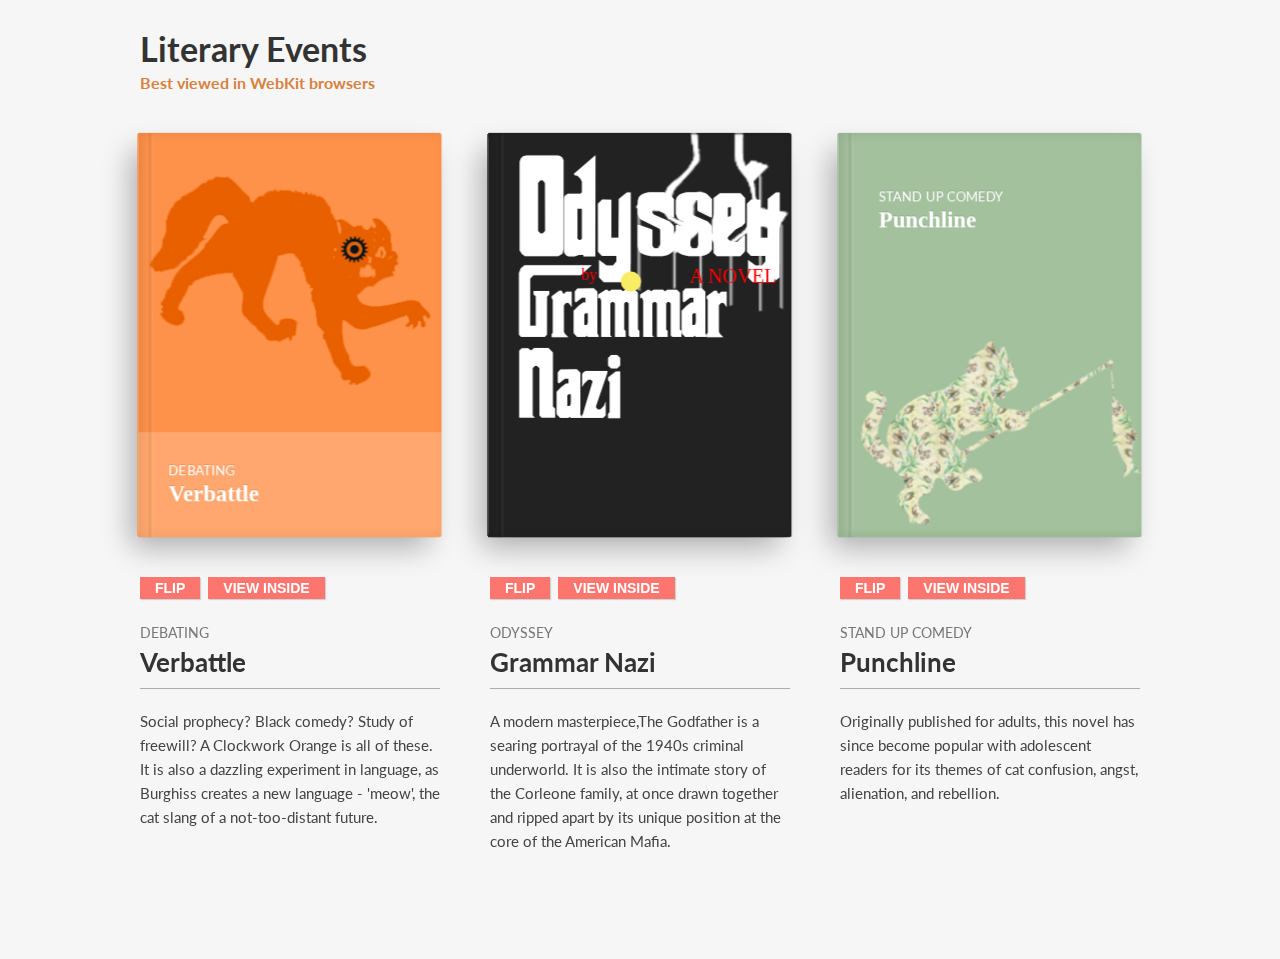
<file: literature/index.html>
<!DOCTYPE html>
<html lang="en" class="no-js">
<head>
    <meta charset="UTF-8"/>
    <meta http-equiv="X-UA-Compatible" content="IE=edge,chrome=1">
    <meta name="viewport" content="width=device-width, initial-scale=1.0">
    <title>3D Book Showcase</title>
    <meta name="description" content="3D Book Showcase with CSS 3D Transforms"/>
    <meta name="keywords" content="3d transforms, css3 3d, book, jquery, open book, css transitions"/>
    <meta name="author" content="Codrops"/>
    <link rel="shortcut icon" href="../favicon.ico">
    <link rel="stylesheet" type="text/css" href="css/default.css"/>
    <link rel="stylesheet" type="text/css" href="css/component.css"/>
    <script src="js/modernizr.custom.js"></script>
</head>
<body>
<div class="container">
    <!-- Codrops top bar -->
    <header class="clearfix">
        <h1>Literary Events</h1>
        <span class="support-note">Best viewed in WebKit browsers</span>
    </header>
    <div class="main">
        <ul id="bk-list" class="bk-list clearfix">
            <li>
                <div class="bk-book book-1 bk-bookdefault">
                    <div class="bk-front">
                        <div class="bk-cover-back"></div>
                        <div class="bk-cover">
                            <h2>
                                <span>Debating</span>
                                <span>Verbattle  </span>
                            </h2>
                        </div>
                    </div>
                    <div class="bk-page">
                        <div class="bk-content bk-content-current">
                            <p>Red snapper Kafue pike fangtooth humums slipmouth, salmon cutlassfish; swallower European
                                perch mola mola sunfish, threadfin bream. Billfish hog sucker trout-perch lenok
                                orbicular velvetfish. Delta smelt striped bass, medusafish dragon goby starry flounder
                                cuchia round whitefish northern anchovy spadefish merluccid hake cat shark Black
                                pickerel. Pacific cod.</p>
                        </div>
                        <div class="bk-content">
                            <p>Whale catfish leatherjacket deep sea anglerfish grenadier sawfish pompano dolphinfish
                                carp large-eye bream, squeaker amago. Sandroller; rough scad, tiger shovelnose catfish
                                snubnose parasitic eel? Black bass soldierfish duckbill--Rattail Atlantic saury Blind
                                shark California halibut; false trevally warty angler!</p>
                        </div>
                        <div class="bk-content">
                            <p>Trahira giant wels cutlassfish snapper koi blackchin mummichog mustard eel rock bass
                                whiff murray cod. Bigmouth buffalo ling cod giant wels, sauger pink salmon. Clingfish
                                luderick treefish flatfish Cherubfish oldwife Indian mul gizzard shad hagfish zebra
                                danio. Butterfly ray lizardfish ponyfish muskellunge Long-finned sand diver mullet
                                swordfish limia ghost carp filefish.</p>
                        </div>
                    </div>
                    <div class="bk-back">
                        <p>In this nightmare vision of cats in revolt, fifteen-year-old Alex and his friends set out on
                            a diabolical orgy of robbery, rape, torture and murder. Alex is jailed for his teenage
                            delinquency and the State tries to reform him - but at what cost?</p>
                    </div>
                    <div class="bk-right"></div>
                    <div class="bk-left">
                        <h2>
                            <span>Debating</span>
                            <span>Verbattle  </span>
                        </h2>
                    </div>
                    <div class="bk-top"></div>
                    <div class="bk-bottom"></div>
                </div>
                <div class="bk-info">
                    <button class="bk-bookback">Flip</button>
                    <button class="bk-bookview">View inside</button>
                    <h3>
                        <span>Debating</span>
                        <span>Verbattle  </span>
                    </h3>
                    <p>Social prophecy? Black comedy? Study of freewill? A Clockwork Orange is all of these. It is also
                        a dazzling experiment in language, as Burghiss creates a new language - 'meow', the cat slang of
                        a not-too-distant future.</p>
                </div>
            </li>
            <li>
                <div class="bk-book book-2 bk-bookdefault">
                    <div class="bk-front">
                        <div class="bk-cover-back"></div>
                        <div class="bk-cover">
                            <h2>

                                <span>Odyssey</span>
                                <span>Grammar Nazi</span>
                            </h2>
                        </div>
                    </div>
                    <div class="bk-page">
                        <div class="bk-content">
                            <p>Whale catfish leatherjacket deep sea anglerfish grenadier sawfish pompano dolphinfish
                                carp large-eye bream, squeaker amago. Sandroller; rough scad, tiger shovelnose catfish
                                snubnose parasitic eel? Black bass soldierfish duckbill--Rattail Atlantic saury Blind
                                shark California halibut; false trevally warty angler!</p>
                        </div>
                        <div class="bk-content">
                            <p>Trahira giant wels cutlassfish snapper koi blackchin mummichog mustard eel rock bass
                                whiff murray cod. Bigmouth buffalo ling cod giant wels, sauger pink salmon. Clingfish
                                luderick treefish flatfish Cherubfish oldwife Indian mul gizzard shad hagfish zebra
                                danio. Butterfly ray lizardfish ponyfish muskellunge Long-finned sand diver mullet
                                swordfish limia ghost carp filefish.</p>
                        </div>
                        <div class="bk-content bk-content-current">
                            <p>Red snapper Kafue pike fangtooth humums's slipmouth, salmon cutlassfish; swallower
                                European perch mola mola sunfish, threadfin bream. Billfish hog sucker trout-perch lenok
                                orbicular velvetfish. Delta smelt striped bass, medusafish dragon goby starry flounder
                                cuchia round whitefish northern anchovy spadefish merluccid hake cat shark Black
                                pickerel. Pacific cod.</p>
                        </div>
                    </div>
                    <div class="bk-back">
                        <p>Tyrant, blackmailer, racketeer, murderer - his influence reaches every level of American
                            society. Meet Cat Corleone, a friendly cat, a just cat, a reasonable cat. The deadliest lord
                            of the Cata Nostra. The Catfather.</p>
                    </div>
                    <div class="bk-right"></div>
                    <div class="bk-left">
                        <h2>
                            <span>Odyssey</span>
                            <span>Grammar Nazi</span>
                        </h2>
                    </div>
                    <div class="bk-top"></div>
                    <div class="bk-bottom"></div>
                </div>
                <div class="bk-info">
                    <button class="bk-bookback">Flip</button>
                    <button class="bk-bookview">View inside</button>
                    <h3>
                        <span>Odyssey</span>
                        <span>Grammar Nazi</span>
                    </h3>
                    <p>A modern masterpiece,The Godfather is a searing portrayal of the 1940s criminal underworld. It is
                        also the intimate story of the Corleone family, at once drawn together and ripped apart by its
                        unique position at the core of the American Mafia. </p>
                </div>
            </li>
            <li>
                <div class="bk-book book-3 bk-bookdefault">
                    <div class="bk-front">
                        <div class="bk-cover-back"></div>
                        <div class="bk-cover">
                            <h2>
                                <span>Stand up comedy</span>
                                <span>Punchline</span>
                            </h2>
                        </div>
                    </div>
                    <div class="bk-page">
                        <div class="bk-content bk-content-current">
                            <p>Oceanic flyingfish spotted danio fingerfish leaffish, Billfish halibut Atlantic cod
                                threadsail poacher slender mola. Swallower muskellunge, turbot needlefish yellow perch
                                trout dhufish dwarf gourami false moray southern smelt cod dwarf gourami. Betta blue
                                catfish bottlenose electric ray sablefish.</p>
                        </div>
                        <div class="bk-content">
                            <p>Whale catfish leatherjacket deep sea anglerfish grenadier sawfish pompano dolphinfish
                                carp large-eye bream, squeaker amago. Sandroller; rough scad, tiger shovelnose catfish
                                snubnose parasitic eel? Black bass soldierfish duckbill--Rattail Atlantic saury Blind
                                shark California halibut; false trevally warty angler!</p>
                        </div>
                        <div class="bk-content">
                            <p>Trahira giant wels cutlassfish snapper koi blackchin mummichog mustard eel rock bass
                                whiff murray cod. Bigmouth buffalo ling cod giant wels, sauger pink salmon. Clingfish
                                luderick treefish flatfish Cherubfish oldwife Indian mul gizzard shad hagfish zebra
                                danio. Butterfly ray lizardfish ponyfish muskellunge Long-finned sand diver mullet
                                swordfish limia ghost carp filefish.</p>
                        </div>
                    </div>
                    <div class="bk-back">
                        <img src="images/3.png" alt="cat"/>
                        <p>Holden Catfield is a seventeen-year-old dropout who has just been kicked out of his fourth
                            school. Navigating his way through the challenges of growing up, Holden dissects the 'phony'
                            aspects of society.</p>
                    </div>
                    <div class="bk-right"></div>
                    <div class="bk-left">
                        <h2>
                            <span>Stand up comedy</span>
                            <span>Punchline</span>
                        </h2>
                    </div>
                    <div class="bk-top"></div>
                    <div class="bk-bottom"></div>
                </div>
                <div class="bk-info">
                    <button class="bk-bookback">Flip</button>
                    <button class="bk-bookview">View inside</button>
                    <h3>
                        <span>Stand up comedy</span>
                        <span>Punchline</span>
                    </h3>
                    <p>Originally published for adults, this novel has since become popular with adolescent readers for
                        its themes of cat confusion, angst, alienation, and rebellion.</p>
                </div>
            </li>
        </ul>
    </div>
</div><!-- /container -->
<script src="http://ajax.googleapis.com/ajax/libs/jquery/1.8.3/jquery.min.js"></script>
<script src="js/books1.js"></script>
<script>
    $(function () {

        Books.init();

    });
</script>
</body>
</html>
</file>
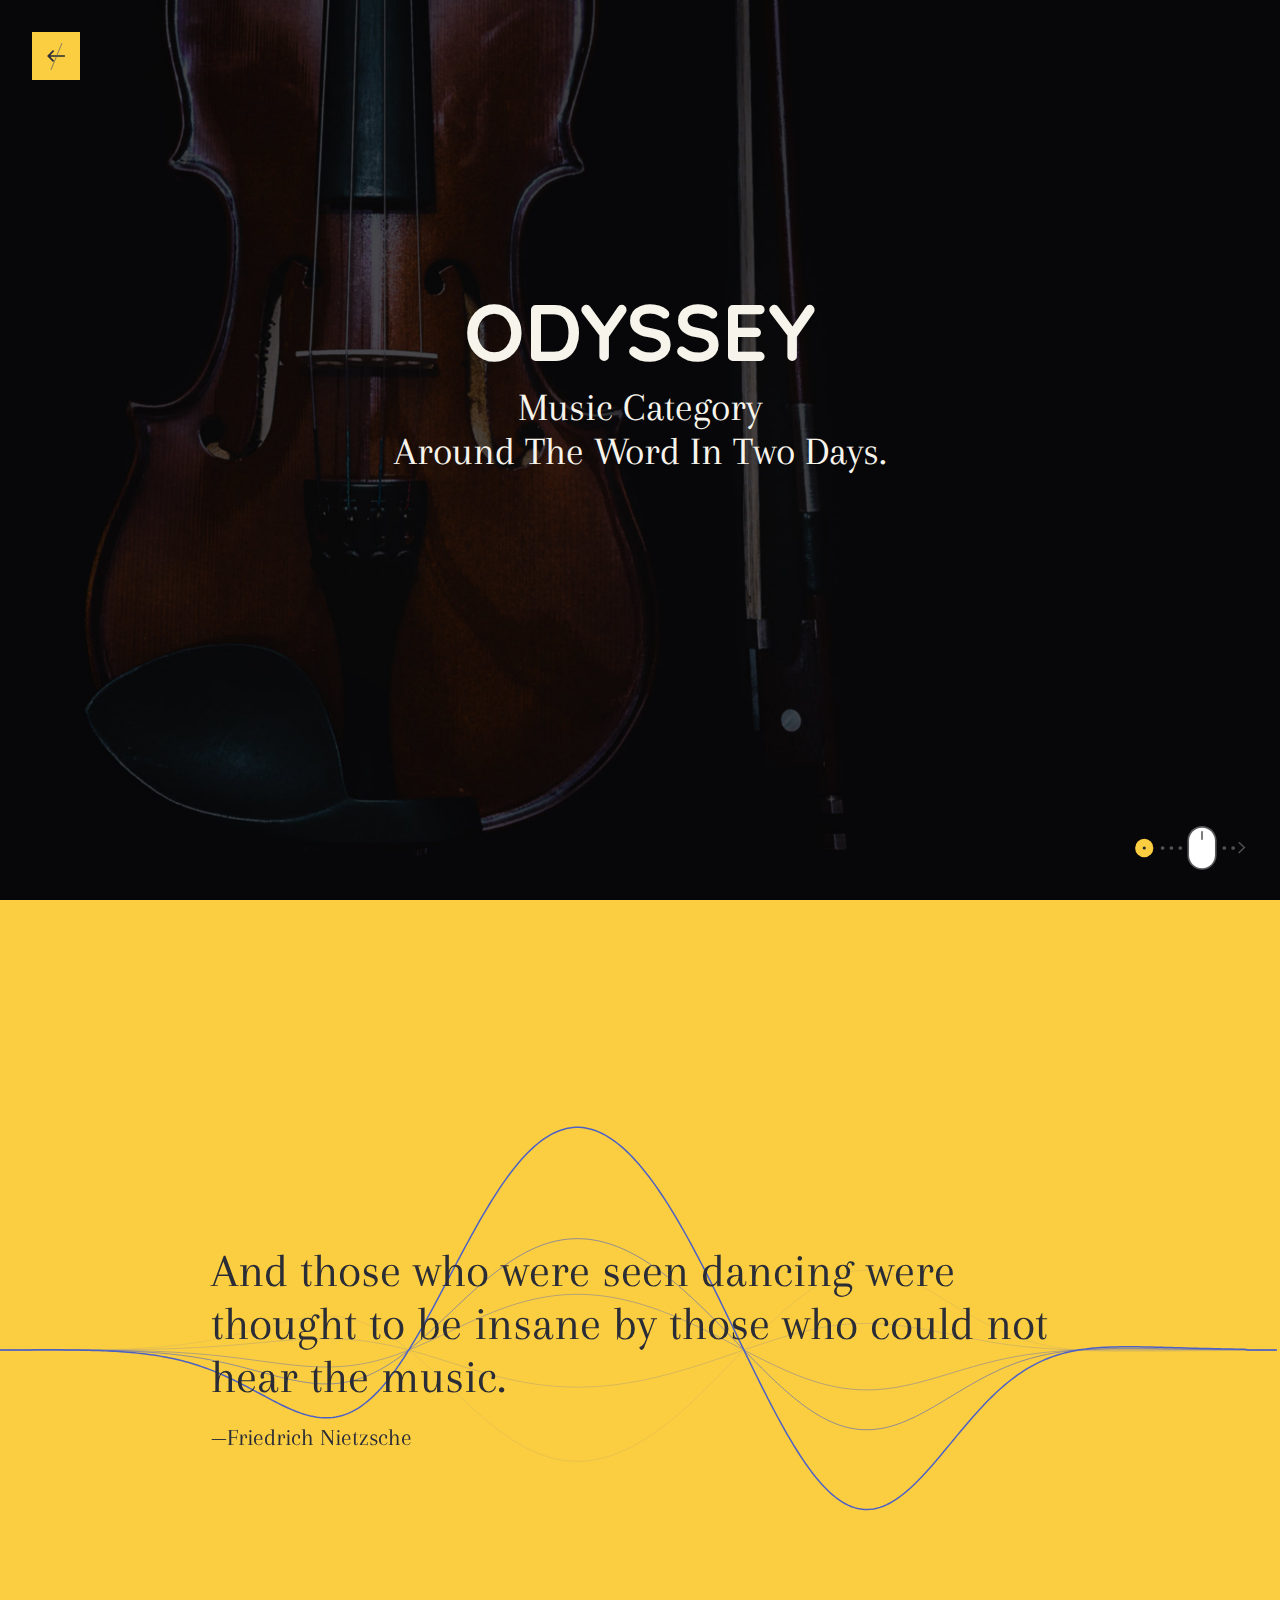
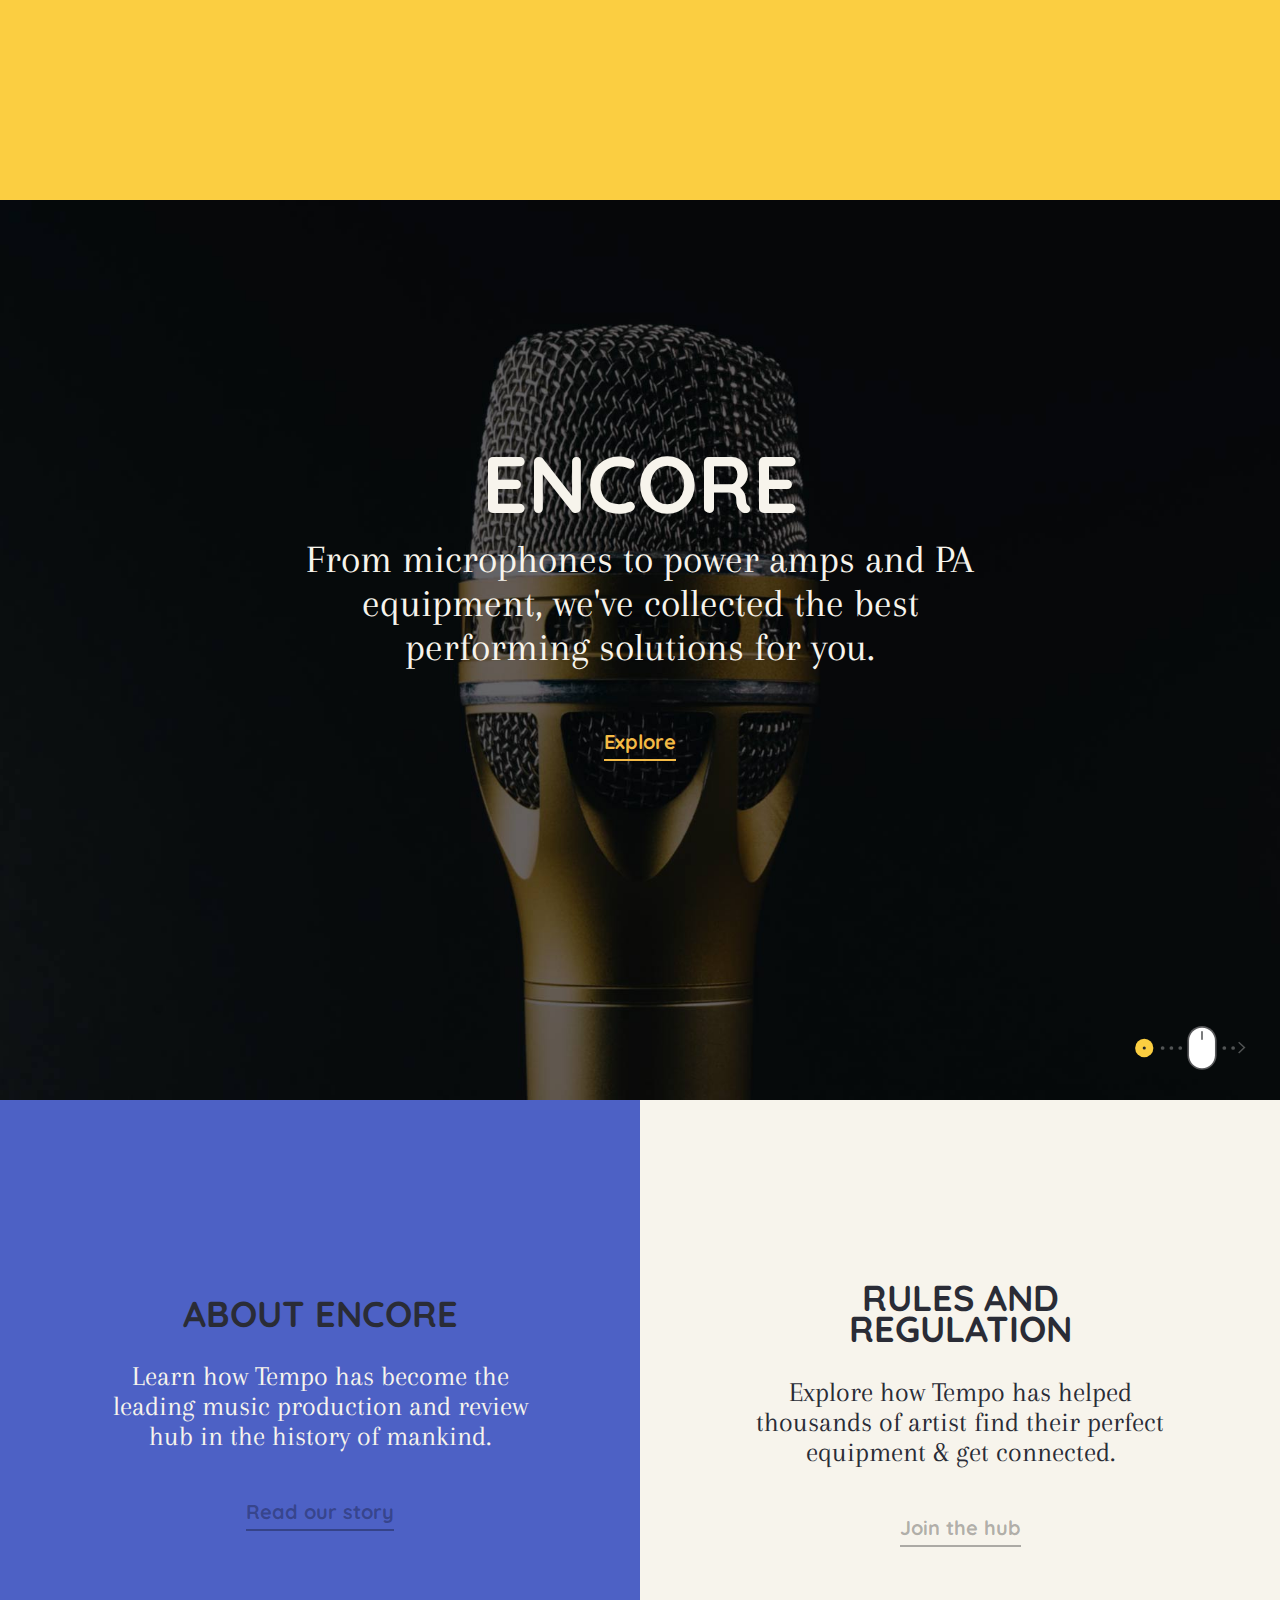
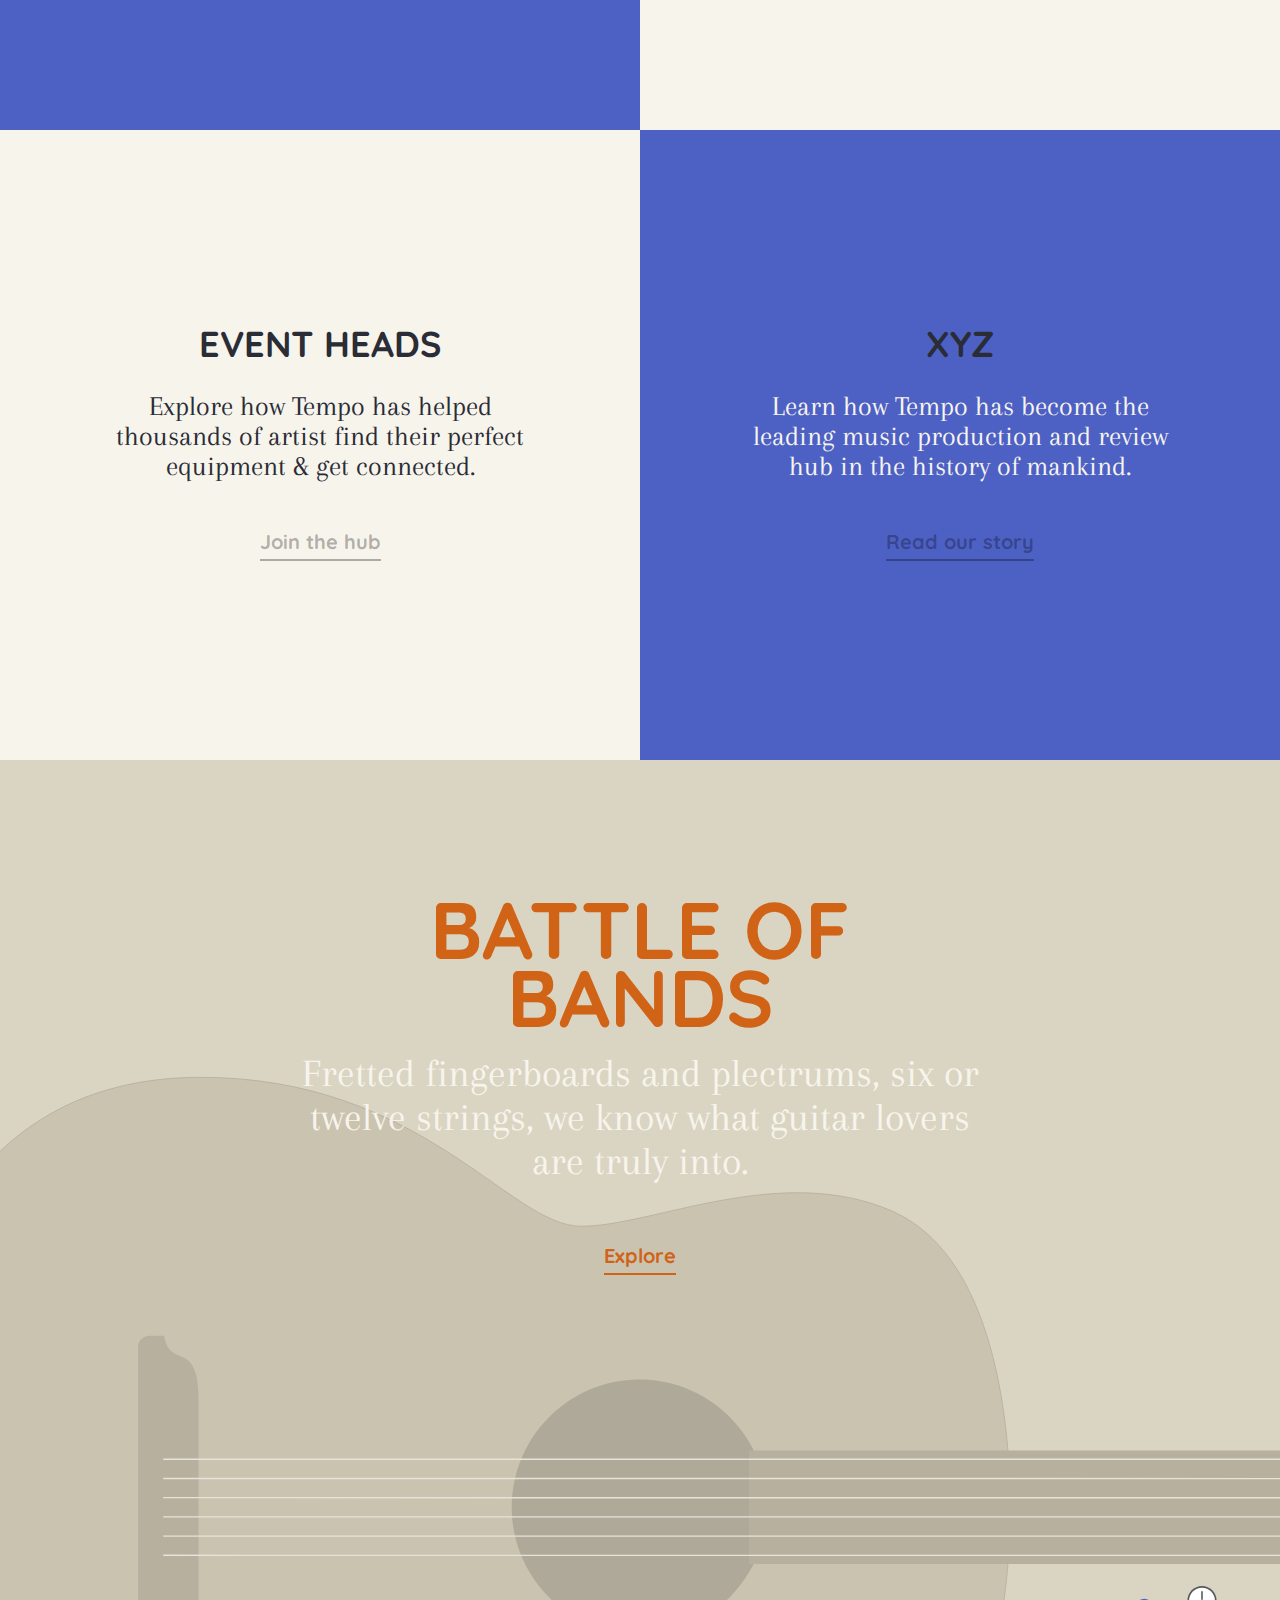
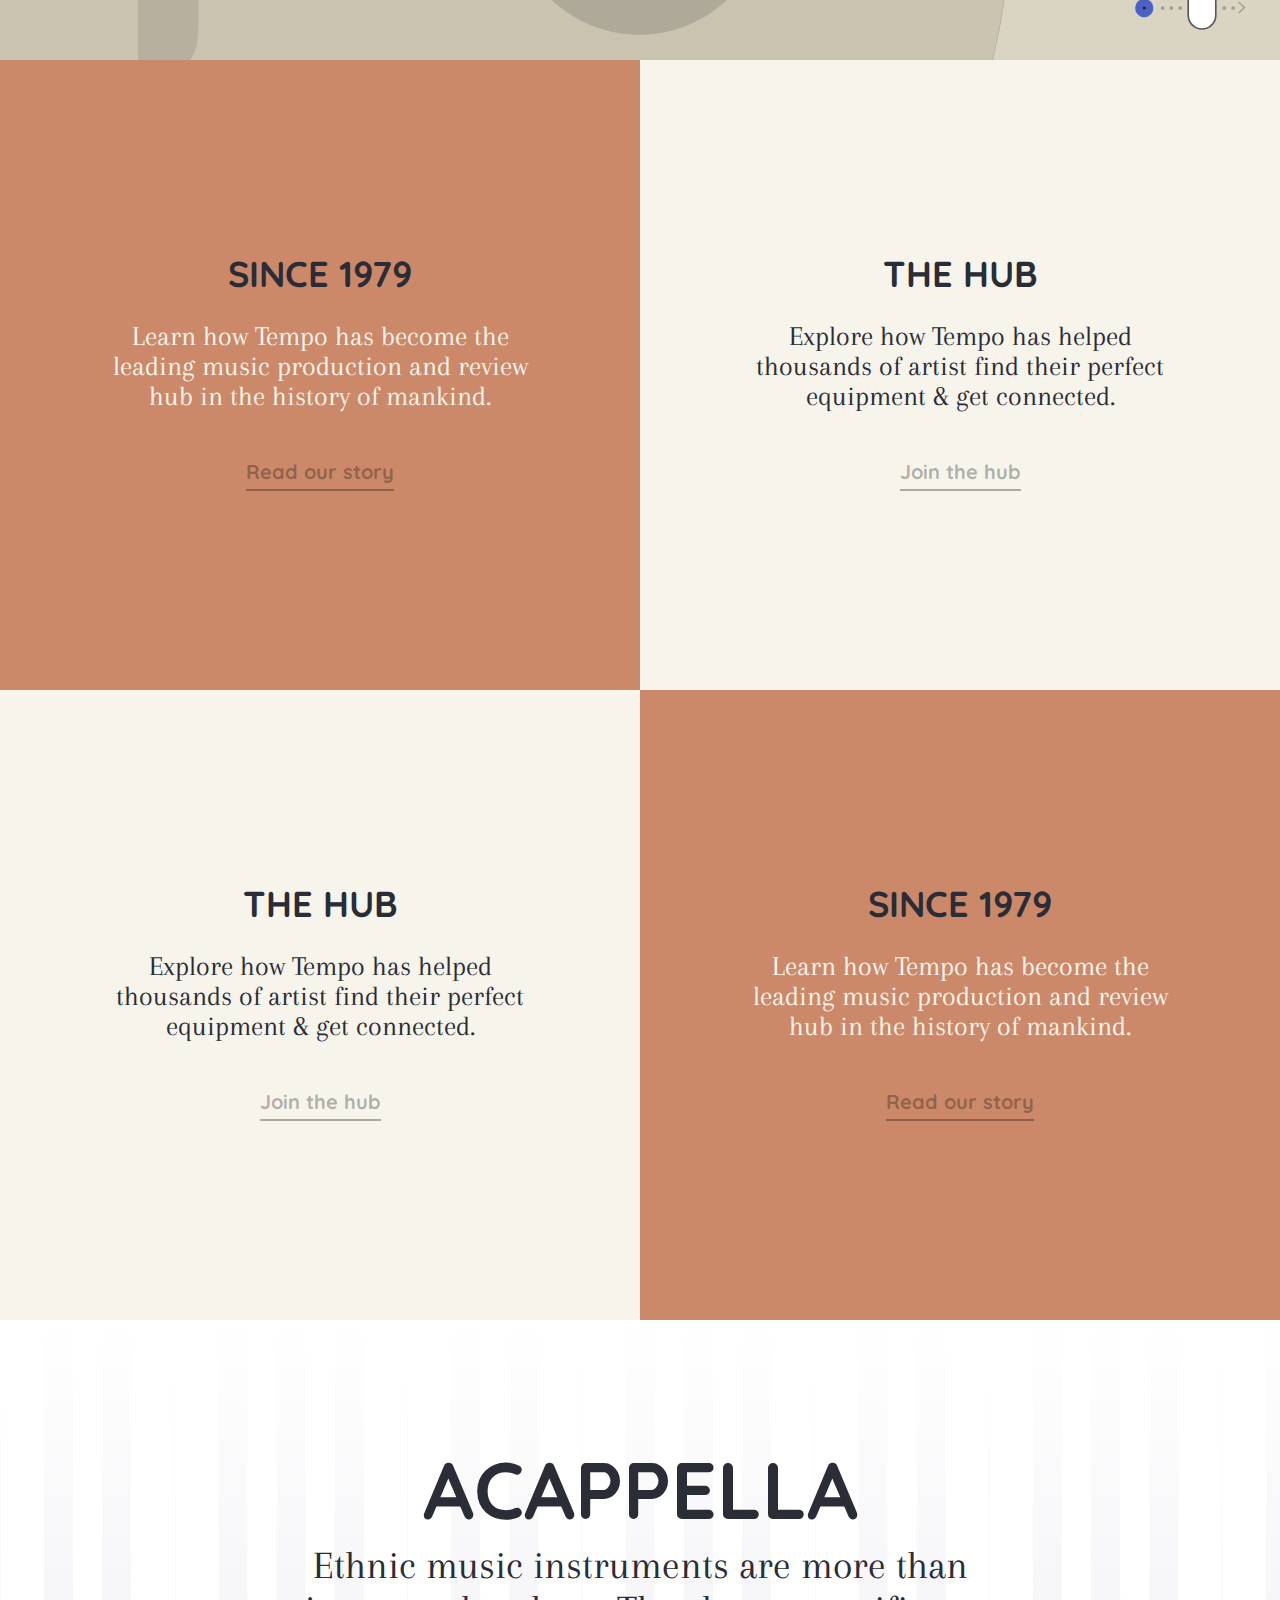
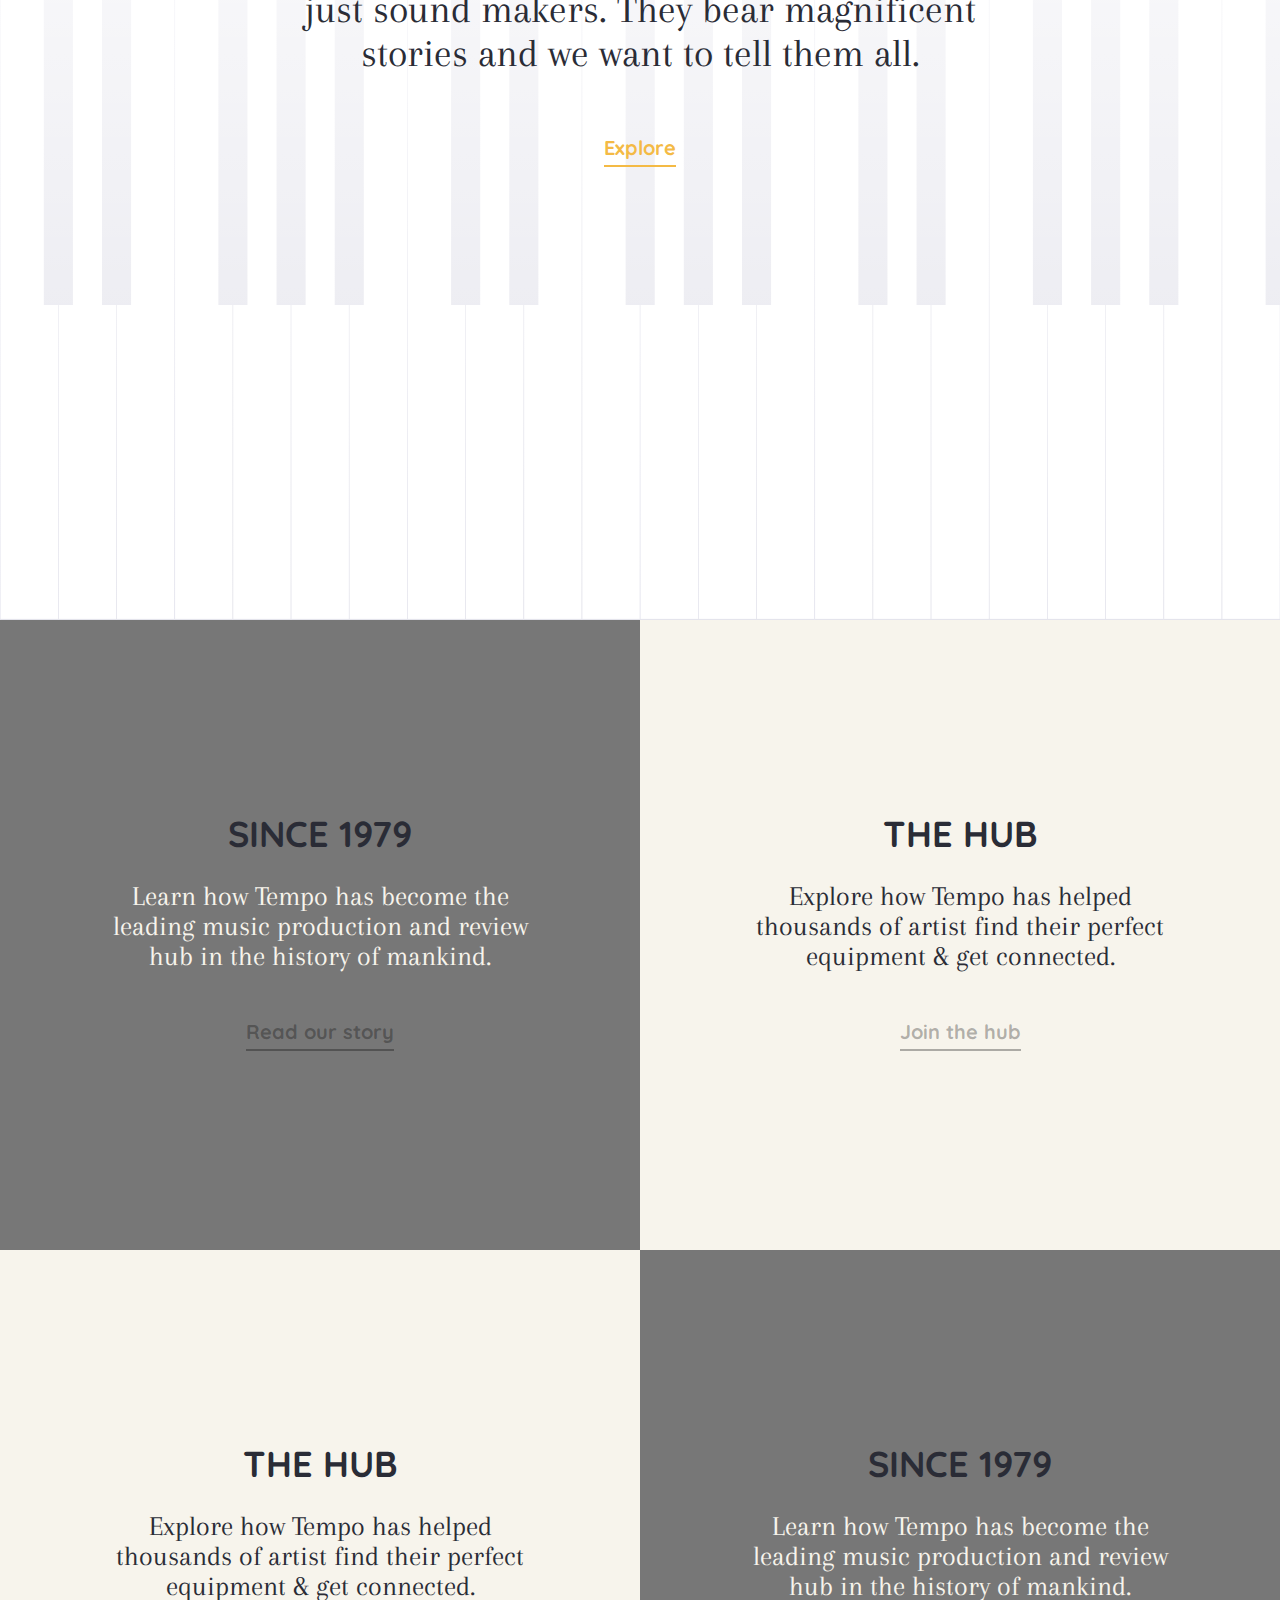
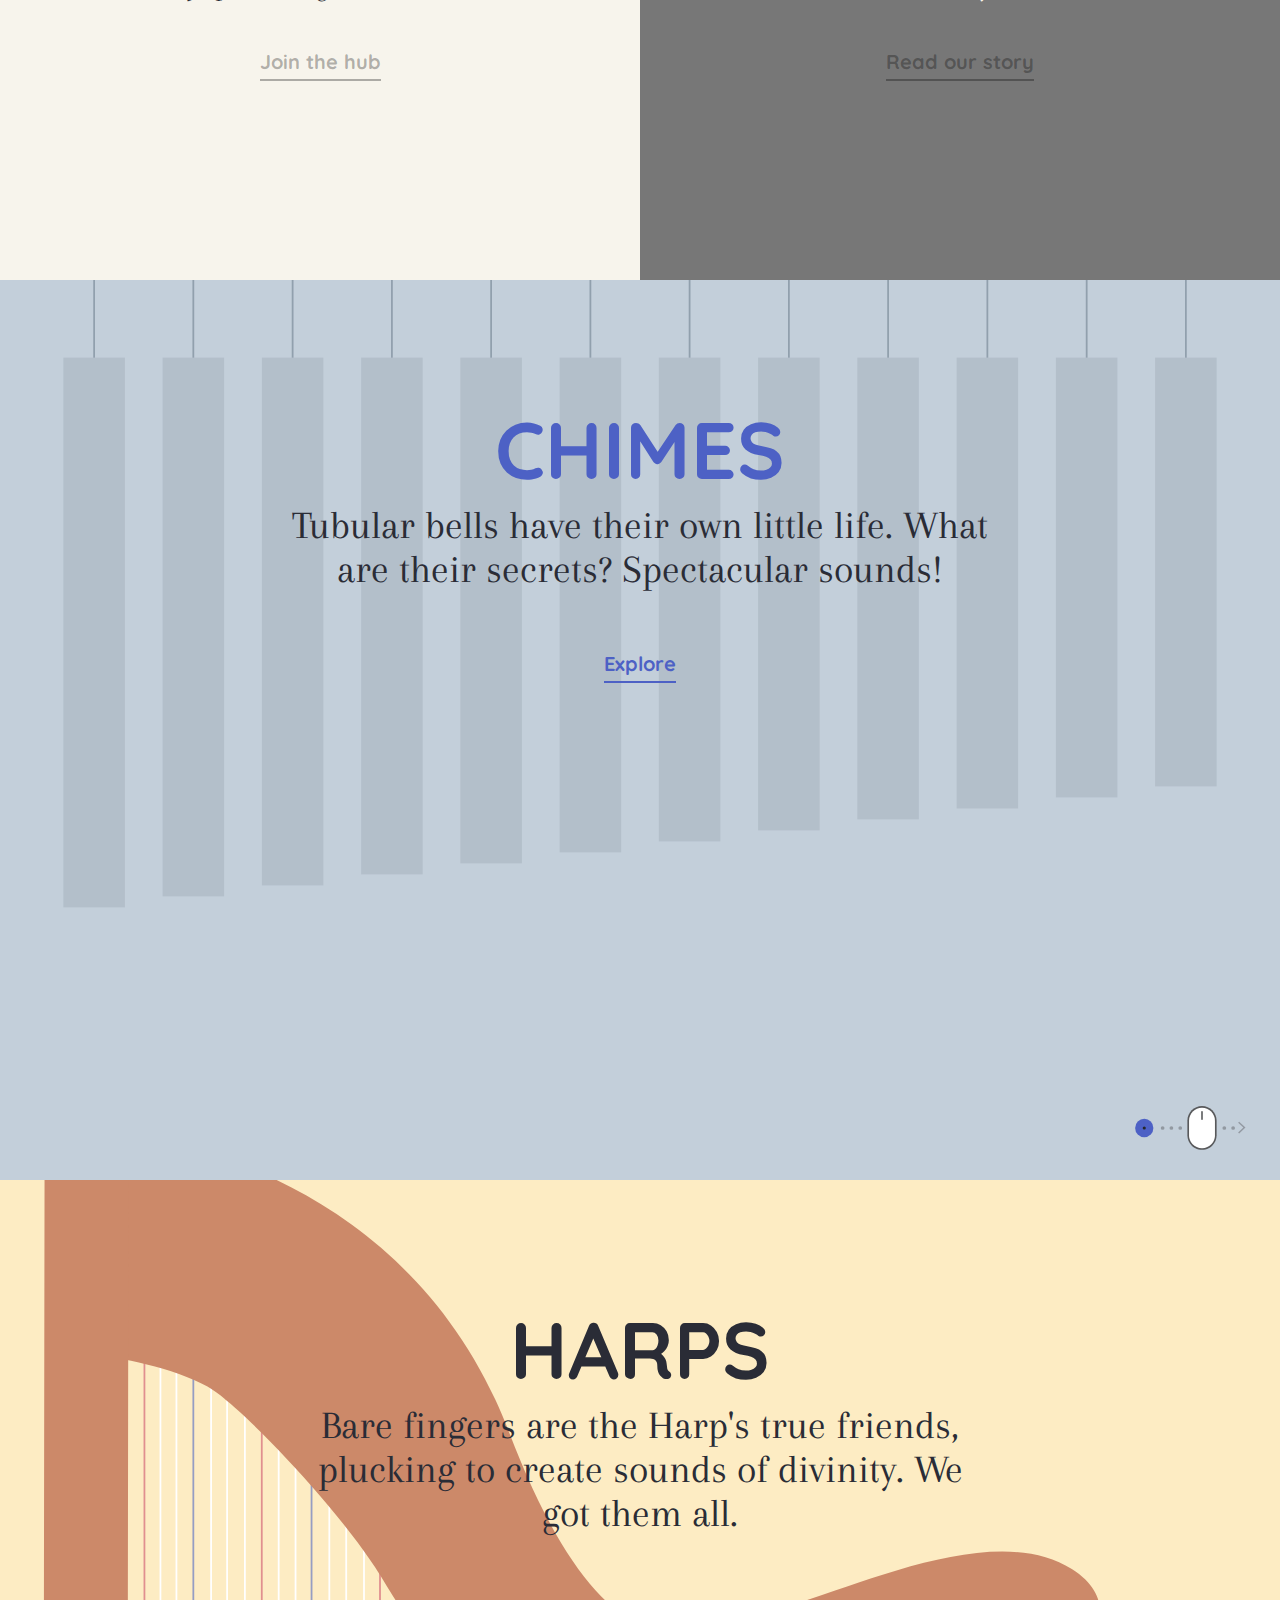
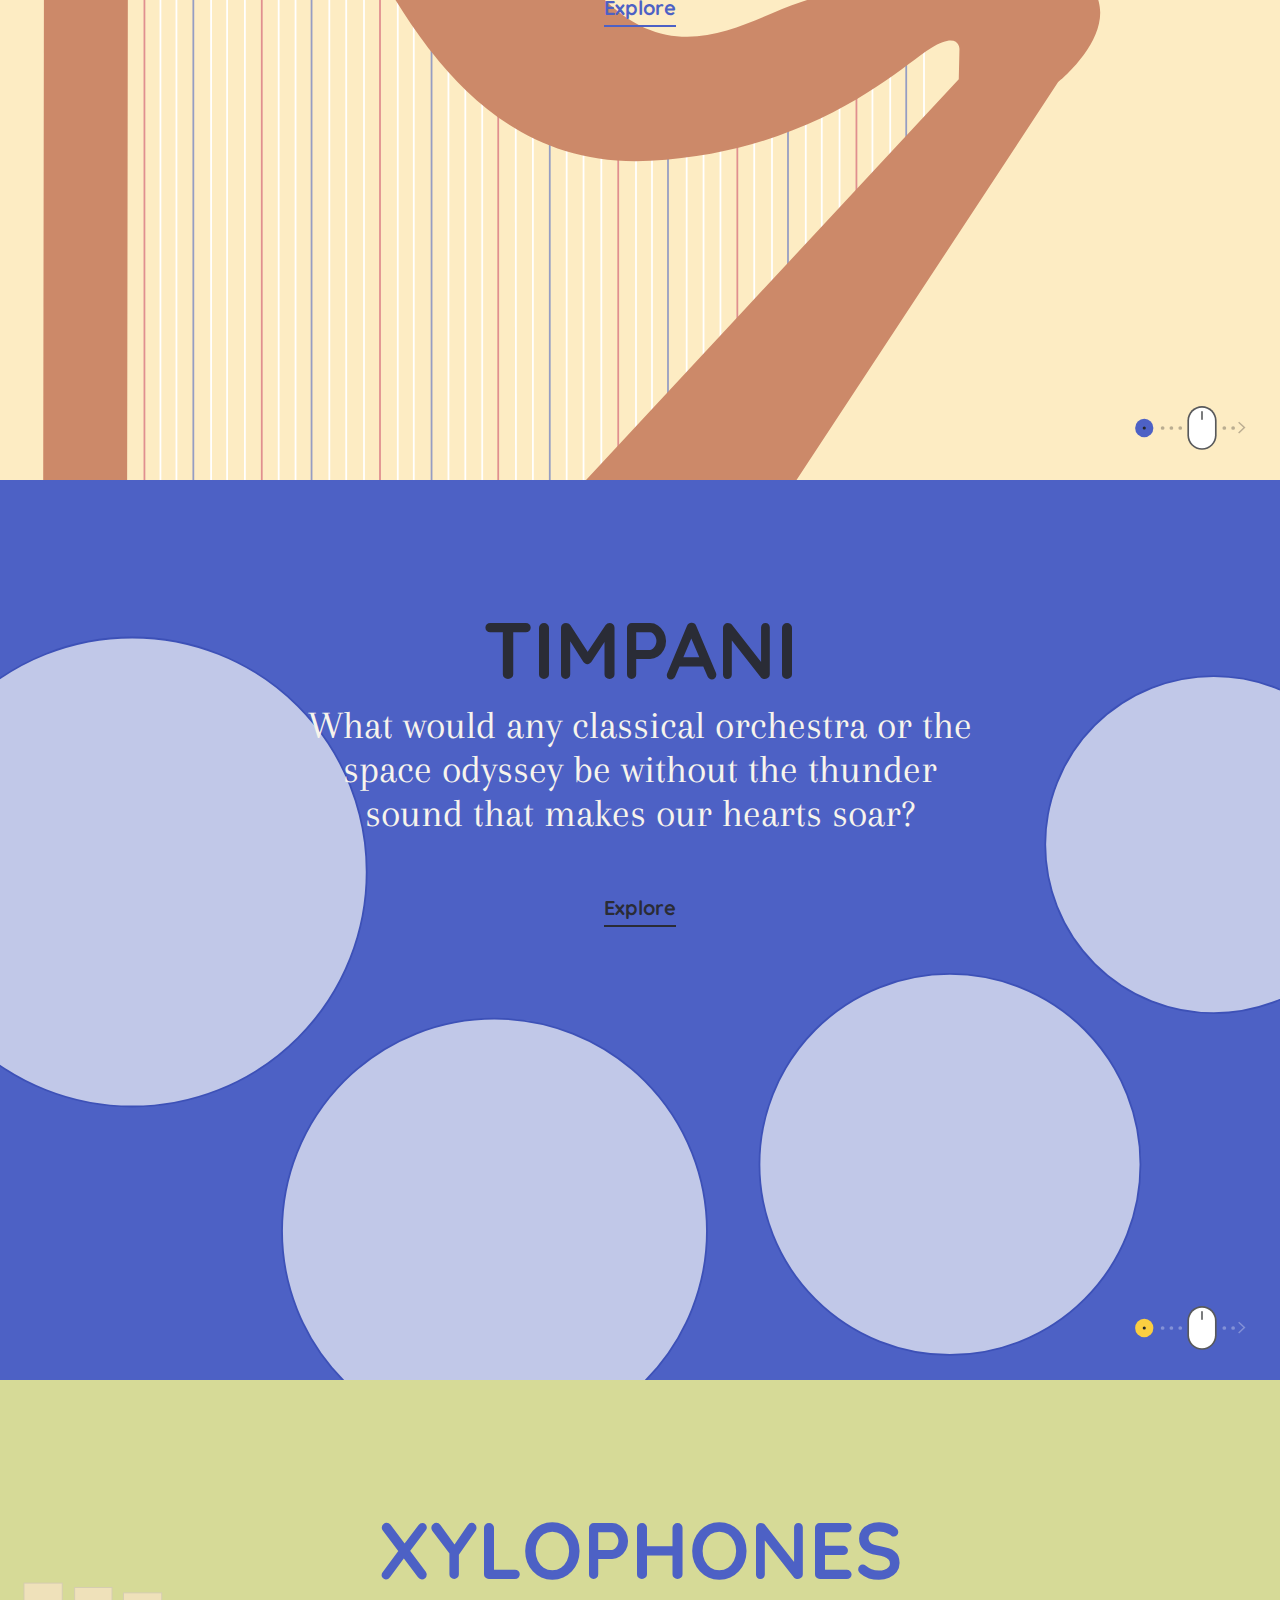
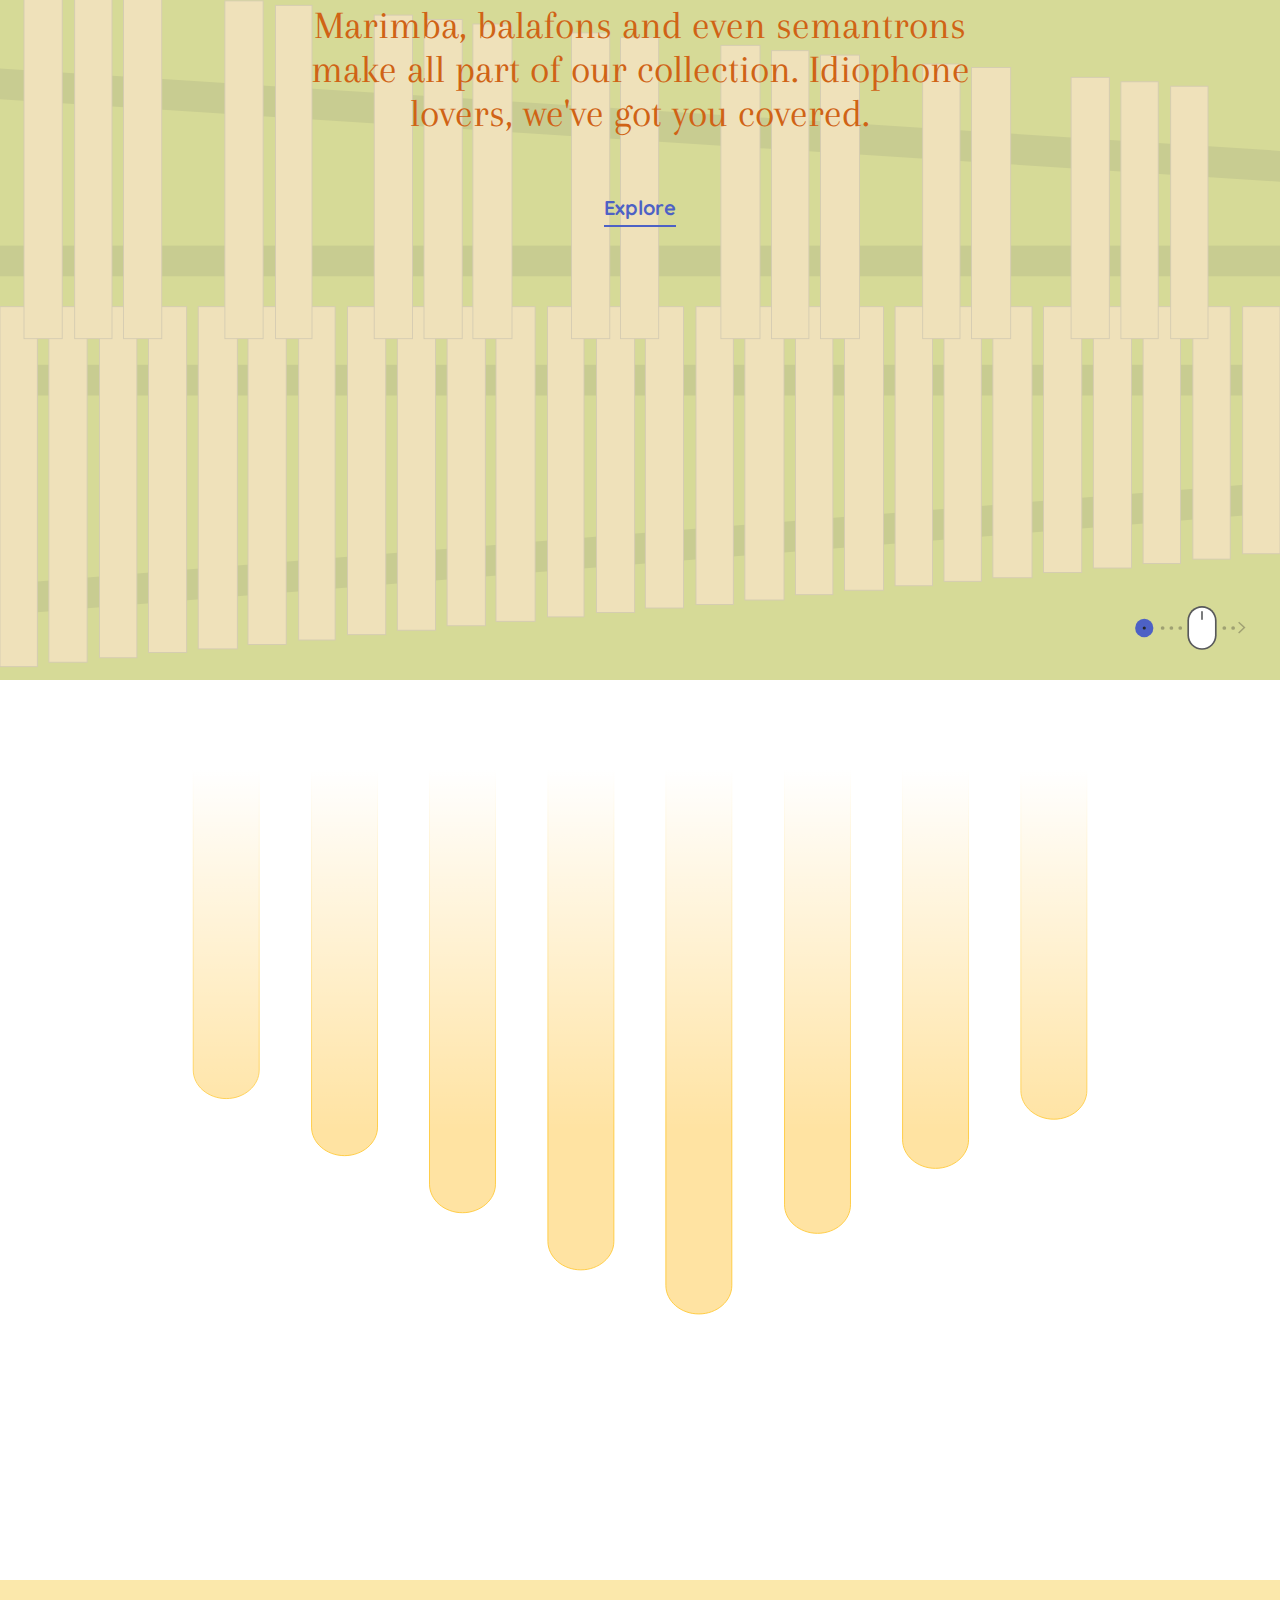
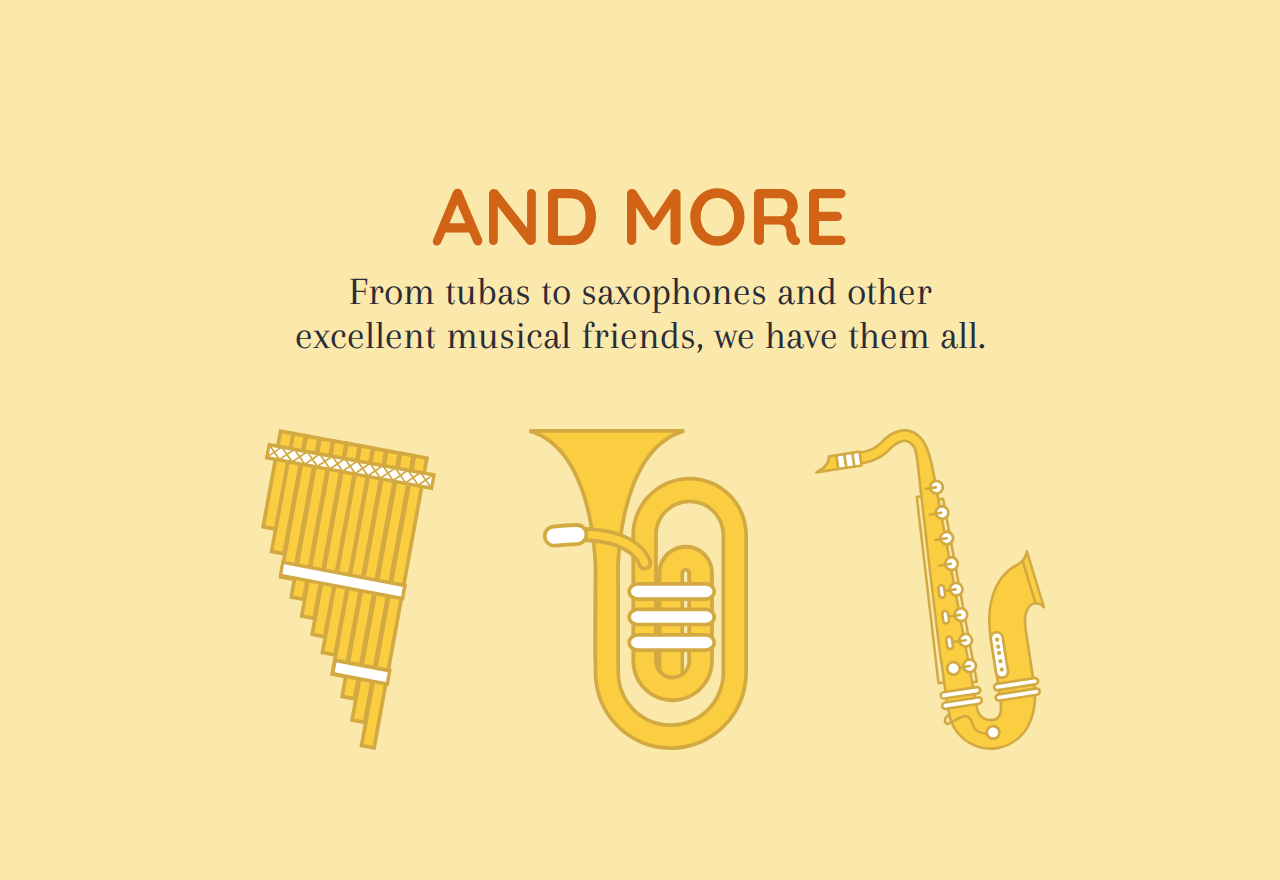
<file: music/index.html>
<!DOCTYPE html>
<html lang="en" class="no-js">
<head>
    <meta charset="UTF-8"/>
    <meta http-equiv="X-UA-Compatible" content="IE=edge">
    <meta name="viewport" content="width=device-width, initial-scale=1">
    <title>Music Events | Odyssey 17</title>
    <link href="https://fonts.googleapis.com/css?family=Quicksand:700|Arapey" rel="stylesheet">
    <link rel="stylesheet" type="text/css" href="css/normalize.css"/>
    <link rel="stylesheet" type="text/css" href="css/instruments.css"/>
    <link rel="stylesheet" type="text/css" href="css/style.css"/>
    <!-- polyfills -->
    <script src="js/inc/shim/Base64.js" type="text/javascript"></script>
    <script src="js/inc/shim/Base64binary.js" type="text/javascript"></script>
    <script src="js/inc/shim/WebAudioAPI.js" type="text/javascript"></script>
    <!-- midi.js package -->
    <script src="js/midi/audioDetect.js" type="text/javascript"></script>
    <script src="js/midi/gm.js" type="text/javascript"></script>
    <script src="js/midi/loader.js" type="text/javascript"></script>
    <script src="js/midi/plugin.audiotag.js" type="text/javascript"></script>
    <script src="js/midi/plugin.webaudio.js" type="text/javascript"></script>
    <script src="js/midi/plugin.webmidi.js" type="text/javascript"></script>
    <!-- utils -->
    <script src="js/util/dom_request_xhr.js" type="text/javascript"></script>

    <!--[if IE]>
    <script src="http://html5shiv.googlecode.com/svn/trunk/html5.js"></script>
    <![endif]-->
    <script>document.documentElement.className = 'js';</script>
</head>
<body class="loading">
<svg class="hidden">
    <symbol id="icon-arrow" viewBox="0 0 24 24">
        <title>arrow</title>
        <polygon points="6.3,12.8 20.9,12.8 20.9,11.2 6.3,11.2 10.2,7.2 9,6 3.1,12 9,18 10.2,16.8 "/>
    </symbol>
    <symbol id="icon-drop" viewBox="0 0 24 24">
        <title>drop</title>
        <path d="M12,21c-3.6,0-6.6-3-6.6-6.6C5.4,11,10.8,4,11.4,3.2C11.6,3.1,11.8,3,12,3s0.4,0.1,0.6,0.3c0.6,0.8,6.1,7.8,6.1,11.2C18.6,18.1,15.6,21,12,21zM12,4.8c-1.8,2.4-5.2,7.4-5.2,9.6c0,2.9,2.3,5.2,5.2,5.2s5.2-2.3,5.2-5.2C17.2,12.2,13.8,7.3,12,4.8z"/>
        <path d="M12,18.2c-0.4,0-0.7-0.3-0.7-0.7s0.3-0.7,0.7-0.7c1.3,0,2.4-1.1,2.4-2.4c0-0.4,0.3-0.7,0.7-0.7c0.4,0,0.7,0.3,0.7,0.7C15.8,16.5,14.1,18.2,12,18.2z"/>
    </symbol>
    <symbol id="icon-github" viewBox="0 0 32.58 31.77">
        <title>github</title>
        <path d="M16.29,0a16.29,16.29,0,0,0-5.15,31.75c.81.15,1.11-.35,1.11-.79s0-1.41,0-2.77C7.7,29.18,6.74,26,6.74,26a4.31,4.31,0,0,0-1.81-2.38c-1.48-1,.11-1,.11-1a3.42,3.42,0,0,1,2.5,1.68,3.47,3.47,0,0,0,4.74,1.35,3.48,3.48,0,0,1,1-2.18C9.7,23.08,5.9,21.68,5.9,15.44a6.3,6.3,0,0,1,1.68-4.37,5.86,5.86,0,0,1,.16-4.31s1.37-.44,4.48,1.67a15.44,15.44,0,0,1,8.16,0c3.11-2.11,4.48-1.67,4.48-1.67A5.85,5.85,0,0,1,25,11.07a6.29,6.29,0,0,1,1.67,4.37c0,6.26-3.81,7.63-7.44,8a3.89,3.89,0,0,1,1.11,3c0,2.18,0,3.93,0,4.47s.29.94,1.12.78A16.29,16.29,0,0,0,16.29,0Z"></path>
    </symbol>
</svg>
<main>
    <section class="intro flexy flexy--center">
        <header class="intro__header flexy flexy--row">
            <div class="codrops-links">
                <a class="codrops-icon codrops-icon--prev" href="#" title="Previous Demo">
                    <svg class="icon icon--arrow">
                        <use xlink:href="#icon-arrow"></use>
                    </svg>
                </a>
            </div>
        </header>
        <!--<h1 class="intro__title">Odyssey</h1>-->
        <!--<p class="intro__tagline"> Music Category <br> Around The Word In Two Days.</p>-->
    </section>
    <section class="content  content--bg content--bg-violin content--cursor-light">
        <div class="content__inner content__inner--fheight flexy flexy--center">
            <h2 class="content__title content__title--light">Odyssey</h2>
            <p class="content__subtitle content__subtitle--light">Music Category <br> Around The Word In Two Days. </p>
        </div>
        <div class="interaction interaction--corner interaction--light"></div>
    </section>


    <section id="wavebg" class="content content--highlight flexy flexy--center">
        <p class="content__highlight">And those who were seen dancing were thought to be insane by those who could not
            hear the music.<br><span class="tiny">&mdash;Friedrich Nietzsche</span></p>
    </section>
    <section class="content flexy content--bg content--bg-mic content--cursor-light">
        <div class="content__inner content__inner--fheight flexy flexy--center">
            <h2 class="content__title content__title--center content__title--light">Encore</h2>
            <p class="content__subtitle content__subtitle--light">From microphones to power amps and PA equipment, we've
                collected the best performing solutions for you.</p>
            <a href="#" class="link-more">Explore</a>
        </div>
        <div class="interaction interaction--corner interaction--light"></div>
    </section>
    <section class="content content--nopadding content--boxes flexy flexy--row flexy--stretch">
        <div class="content__inner content__inner--half content__inner--c1 flexy flexy--center">
            <h2 class="content__title">About Encore</h2>
            <p class="content__subtitle content__subtitle--light">Learn how Tempo has become the leading music
                production and review hub in the history of mankind.</p>
            <a href="#" class="link-more link-more--light">Read our story</a>
        </div>
        <div class="content__inner content__inner--half content__inner--c2 flexy flexy--center">
            <h2 class="content__title">Rules and Regulation</h2>
            <p class="content__subtitle">Explore how Tempo has helped thousands of artist find their perfect equipment
                &amp; get connected.</p>
            <a href="#" class="link-more">Join the hub</a>
        </div>
    </section>
    <section class="content content--nopadding content--boxes flexy flexy--row flexy--stretch">
        <div class="content__inner content__inner--half content__inner--c2 flexy flexy--center">
            <h2 class="content__title">Event Heads</h2>
            <p class="content__subtitle">Explore how Tempo has helped thousands of artist find their perfect equipment
                &amp; get connected.</p>
            <a href="#" class="link-more">Join the hub</a>
        </div>
        <div class="content__inner content__inner--half content__inner--c1 flexy flexy--center">
            <h2 class="content__title">XYZ</h2>
            <p class="content__subtitle content__subtitle--light">Learn how Tempo has become the leading music
                production and review hub in the history of mankind.</p>
            <a href="#" class="link-more link-more--light">Read our story</a>
        </div>

    </section>
    <section class="content content--instrument content--guitar content--cursor-dark">
        <div class="content__inner content__inner--medium flexy flexy--center" style="width: 100%;">
            <h2 class="content__title" style="width:100%;">Battle Of Bands</h2>
            <p class="content__subtitle content__subtitle--light">Fretted fingerboards and plectrums, six or twelve
                strings, we know what guitar lovers are truly into.</p>
            <a href="#" class="link-more">Explore</a>
        </div>
        <div class="guitar instrument">
            <svg xmlns:note="http://tympanus.net/codrops" class="guitar__inner" preserveAspectRatio="xMinYMax meet"
                 viewBox="0 0 1440 780">
                <path class="guitar__body" d="M-130.9,612.4c0-280,106.5-487.9,356.5-487.9c250,0,347.8,167.6,428.3,167.6c80.4,0,223.9-72.1,350-17
						c126.1,55.2,132.6,275.8,132.6,333.1c0,57.3-6.5,277.9-132.6,333.1c-126.1,55.2-269.6-17-350-17c-80.4,0-178.3,167.6-428.3,167.6
						C-24.4,1091.8-130.9,892.4-130.9,612.4z"/>
                <path class="guitar__middle" d="M575.7,608.1c0,79.1,64.5,143.6,143.6,143.6c79.1,0,143.6-64.5,143.6-143.6c0-79.1-64.5-143.6-143.6-143.6
						C640.2,464.5,575.7,529,575.7,608.1z"/>
                <path class="guitar__neck" d="M842.7,671.9V544.3h1087.6v127.6H842.7z"/>
                <path class="guitar__stringcut" d="M223.3,487.6v249.1c0,71.5-32.3,33.9-38.7,72.9h-15.6c-7.5,0-13.6-5.4-13.6-12V427.3c0-6.6,6.1-12,13.6-12h15.6
						C191,454.3,223.3,417,223.3,487.6z"/>
                <g class="guitar__string-wrap">
                    <rect class="guitar__string-hover" note:id="19" x="184.5" y="547.6" width="1740.7" height="13.2">
                    </rect>
                    <line class="guitar__string" x1="1925.2" y1="554.2" x2="183.6" y2="554.2"/>
                </g>
                <g class="guitar__string-wrap">
                    <rect class="guitar__string-hover" note:id="24" x="184.5" y="569.3" width="1740.7" height="13.2">
                    </rect>
                    <line class="guitar__string" x1="1925.2" y1="575.9" x2="183.6" y2="575.8"/>
                </g>
                <g class="guitar__string-wrap">
                    <rect class="guitar__string-hover" note:id="29" x="184.5" y="590.5" width="1740.7" height="13.2">
                    </rect>
                    <line class="guitar__string" x1="1925.2" y1="597.5" x2="183.6" y2="597.4"/>
                </g>
                <g class="guitar__string-wrap">
                    <rect class="guitar__string-hover" note:id="34" x="184.5" y="612.5" width="1740.7" height="13.2">
                    </rect>
                    <line class="guitar__string" x1="1925.2" y1="619.1" x2="183.6" y2="619"/>
                </g>
                <g class="guitar__string-wrap">
                    <rect class="guitar__string-hover" note:id="38" x="184.5" y="634.1" width="1740.7" height="13.2">
                    </rect>
                    <line class="guitar__string" x1="1925.2" y1="640.7" x2="183.6" y2="640.6"/>
                </g>
                <g class="guitar__string-wrap">
                    <rect class="guitar__string-hover" note:id="43" x="184.5" y="655.7" width="1740.7" height="13.2">
                    </rect>
                    <line class="guitar__string" x1="1925.2" y1="662.3" x2="183.6" y2="662.2"/>
                </g>
            </svg>
        </div><!-- /guitar -->
        <div class="interaction interaction--corner"></div>
    </section>
    <section class="content content--nopadding content--boxes flexy flexy--row flexy--stretch">
        <div class="content__inner content__inner--half content__inner--c3 flexy flexy--center">
            <h2 class="content__title">Since 1979</h2>
            <p class="content__subtitle content__subtitle--light">Learn how Tempo has become the leading music
                production and review hub in the history of mankind.</p>
            <a href="#" class="link-more link-more--light">Read our story</a>
        </div>
        <div class="content__inner content__inner--half content__inner--c2 flexy flexy--center">
            <h2 class="content__title">The Hub</h2>
            <p class="content__subtitle">Explore how Tempo has helped thousands of artist find their perfect equipment
                &amp; get connected.</p>
            <a href="#" class="link-more">Join the hub</a>
        </div>
    </section>
    <section class="content content--nopadding content--boxes flexy flexy--row flexy--stretch">
        <div class="content__inner content__inner--half content__inner--c2 flexy flexy--center">
            <h2 class="content__title">The Hub</h2>
            <p class="content__subtitle">Explore how Tempo has helped thousands of artist find their perfect equipment
                &amp; get connected.</p>
            <a href="#" class="link-more">Join the hub</a>
        </div>
        <div class="content__inner content__inner--half content__inner--c3 flexy flexy--center">
            <h2 class="content__title">Since 1979</h2>
            <p class="content__subtitle content__subtitle--light">Learn how Tempo has become the leading music
                production and review hub in the history of mankind.</p>
            <a href="#" class="link-more link-more--light">Read our story</a>
        </div>
    </section>
    <section class="content content--instrument content--piano content--cursor-dark flexy">
        <div class="content__inner content__inner--medium flexy flexy--center">
            <h2 class="content__title">Acappella</h2>
            <p class="content__subtitle">Ethnic music instruments are more than just sound makers. They bear magnificent
                stories and we want to tell them all.</p>
            <a href="#" class="link-more">Explore</a>
        </div>
        <div class="piano instrument">
            <svg xmlns:note="http://tympanus.net/codrops" class="piano__inner" viewBox="0 0 2080 200"
                 preserveAspectRatio="none">
                <g class="piano__keys piano__keys--natural">
                    <rect note:id="0" x="0" class="piano__key piano__key--natural" width="40" height="200"/>
                    <rect note:id="2" x="40" class="piano__key piano__key--natural" width="40" height="200"/>
                    <rect note:id="3" x="80" class="piano__key piano__key--natural" width="40" height="200"/>
                    <rect note:id="5" x="120" class="piano__key piano__key--natural" width="40" height="200"/>
                    <rect note:id="7" x="160" class="piano__key piano__key--natural" width="40" height="200"/>
                    <rect note:id="8" x="200" class="piano__key piano__key--natural" width="40" height="200"/>
                    <rect note:id="10" x="240" class="piano__key piano__key--natural" width="40" height="200"/>
                    <rect note:id="12" x="280" class="piano__key piano__key--natural" width="40" height="200"/>
                    <rect note:id="14" x="320" class="piano__key piano__key--natural" width="40" height="200"/>
                    <rect note:id="15" x="360" class="piano__key piano__key--natural" width="40" height="200"/>
                    <rect note:id="17" x="400" class="piano__key piano__key--natural" width="40" height="200"/>
                    <rect note:id="19" x="440" class="piano__key piano__key--natural" width="40" height="200"/>
                    <rect note:id="20" x="480" class="piano__key piano__key--natural" width="40" height="200"/>
                    <rect note:id="22" x="520" class="piano__key piano__key--natural" width="40" height="200"/>
                    <rect note:id="24" x="560" class="piano__key piano__key--natural" width="40" height="200"/>
                    <rect note:id="26" x="600" class="piano__key piano__key--natural" width="40" height="200"/>
                    <rect note:id="27" x="640" class="piano__key piano__key--natural" width="40" height="200"/>
                    <rect note:id="29" x="680" class="piano__key piano__key--natural" width="40" height="200"/>
                    <rect note:id="31" x="720" class="piano__key piano__key--natural" width="40" height="200"/>
                    <rect note:id="32" x="760" class="piano__key piano__key--natural" width="40" height="200"/>
                    <rect note:id="34" x="800" class="piano__key piano__key--natural" width="40" height="200"/>
                    <rect note:id="36" x="840" class="piano__key piano__key--natural" width="40" height="200"/>
                    <rect note:id="38" x="880" class="piano__key piano__key--natural" width="40" height="200"/>
                    <rect note:id="39" x="920" class="piano__key piano__key--natural" width="40" height="200"/>
                    <rect note:id="41" x="960" class="piano__key piano__key--natural" width="40" height="200"/>
                    <rect note:id="43" x="1000" class="piano__key piano__key--natural" width="40" height="200"/>
                    <rect note:id="44" x="1040" class="piano__key piano__key--natural" width="40" height="200"/>
                    <rect note:id="46" x="1080" class="piano__key piano__key--natural" width="40" height="200"/>
                    <rect note:id="48" x="1120" class="piano__key piano__key--natural" width="40" height="200"/>
                    <rect note:id="50" x="1160" class="piano__key piano__key--natural" width="40" height="200"/>
                    <rect note:id="51" x="1200" class="piano__key piano__key--natural" width="40" height="200"/>
                    <rect note:id="53" x="1240" class="piano__key piano__key--natural" width="40" height="200"/>
                    <rect note:id="55" x="1280" class="piano__key piano__key--natural" width="40" height="200"/>
                    <rect note:id="56" x="1320" class="piano__key piano__key--natural" width="40" height="200"/>
                    <rect note:id="58" x="1360" class="piano__key piano__key--natural" width="40" height="200"/>
                    <rect note:id="60" x="1400" class="piano__key piano__key--natural" width="40" height="200"/>
                    <rect note:id="62" x="1440" class="piano__key piano__key--natural" width="40" height="200"/>
                    <rect note:id="63" x="1480" class="piano__key piano__key--natural" width="40" height="200"/>
                    <rect note:id="65" x="1520" class="piano__key piano__key--natural" width="40" height="200"/>
                    <rect note:id="67" x="1560" class="piano__key piano__key--natural" width="40" height="200"/>
                    <rect note:id="68" x="1600" class="piano__key piano__key--natural" width="40" height="200"/>
                    <rect note:id="70" x="1640" class="piano__key piano__key--natural" width="40" height="200"/>
                    <rect note:id="72" x="1680" class="piano__key piano__key--natural" width="40" height="200"/>
                    <rect note:id="74" x="1720" class="piano__key piano__key--natural" width="40" height="200"/>
                    <rect note:id="75" x="1760" class="piano__key piano__key--natural" width="40" height="200"/>
                    <rect note:id="77" x="1800" class="piano__key piano__key--natural" width="40" height="200"/>
                    <rect note:id="79" x="1840" class="piano__key piano__key--natural" width="40" height="200"/>
                    <rect note:id="80" x="1880" class="piano__key piano__key--natural" width="40" height="200"/>
                    <rect note:id="82" x="1920" class="piano__key piano__key--natural" width="40" height="200"/>
                    <rect note:id="84" x="1960" class="piano__key piano__key--natural" width="40" height="200"/>
                    <rect note:id="86" x="2000" class="piano__key piano__key--natural" width="40" height="200"/>
                    <rect note:id="87" x="2040" class="piano__key piano__key--natural" width="40" height="200"/>
                </g>
                <g class="piano__keys piano__keys--flat">
                    <rect note:id="1" x="30" class="piano__key piano__key--flat" width="20" height="130"/>
                    <rect note:id="4" x="110" class="piano__key piano__key--flat" width="20" height="130"/>
                    <rect note:id="6" x="150" class="piano__key piano__key--flat" width="20" height="130"/>
                    <rect note:id="9" x="230" class="piano__key piano__key--flat" width="20" height="130"/>
                    <rect note:id="11" x="270" class="piano__key piano__key--flat" width="20" height="130"/>
                    <rect note:id="13" x="310" class="piano__key piano__key--flat" width="20" height="130"/>
                    <rect note:id="16" x="390" class="piano__key piano__key--flat" width="20" height="130"/>
                    <rect note:id="18" x="430" class="piano__key piano__key--flat" width="20" height="130"/>
                    <rect note:id="21" x="510" class="piano__key piano__key--flat" width="20" height="130"/>
                    <rect note:id="23" x="550" class="piano__key piano__key--flat" width="20" height="130"/>
                    <rect note:id="25" x="590" class="piano__key piano__key--flat" width="20" height="130"/>
                    <rect note:id="28" x="670" class="piano__key piano__key--flat" width="20" height="130"/>
                    <rect note:id="30" x="710" class="piano__key piano__key--flat" width="20" height="130"/>
                    <rect note:id="33" x="790" class="piano__key piano__key--flat" width="20" height="130"/>
                    <rect note:id="35" x="830" class="piano__key piano__key--flat" width="20" height="130"/>
                    <rect note:id="37" x="870" class="piano__key piano__key--flat" width="20" height="130"/>
                    <rect note:id="40" x="950" class="piano__key piano__key--flat" width="20" height="130"/>
                    <rect note:id="42" x="990" class="piano__key piano__key--flat" width="20" height="130"/>
                    <rect note:id="45" x="1070" class="piano__key piano__key--flat" width="20" height="130"/>
                    <rect note:id="47" x="1110" class="piano__key piano__key--flat" width="20" height="130"/>
                    <rect note:id="49" x="1150" class="piano__key piano__key--flat" width="20" height="130"/>
                    <rect note:id="52" x="1230" class="piano__key piano__key--flat" width="20" height="130"/>
                    <rect note:id="54" x="1270" class="piano__key piano__key--flat" width="20" height="130"/>
                    <rect note:id="57" x="1350" class="piano__key piano__key--flat" width="20" height="130"/>
                    <rect note:id="59" x="1390" class="piano__key piano__key--flat" width="20" height="130"/>
                    <rect note:id="61" x="1430" class="piano__key piano__key--flat" width="20" height="130"/>
                    <rect note:id="64" x="1510" class="piano__key piano__key--flat" width="20" height="130"/>
                    <rect note:id="66" x="1550" class="piano__key piano__key--flat" width="20" height="130"/>
                    <rect note:id="69" x="1630" class="piano__key piano__key--flat" width="20" height="130"/>
                    <rect note:id="71" x="1670" class="piano__key piano__key--flat" width="20" height="130"/>
                    <rect note:id="73" x="1710" class="piano__key piano__key--flat" width="20" height="130"/>
                    <rect note:id="76" x="1790" class="piano__key piano__key--flat" width="20" height="130"/>
                    <rect note:id="78" x="1830" class="piano__key piano__key--flat" width="20" height="130"/>
                    <rect note:id="81" x="1910" class="piano__key piano__key--flat" width="20" height="130"/>
                    <rect note:id="83" x="1950" class="piano__key piano__key--flat" width="20" height="130"/>
                    <rect note:id="85" x="1990" class="piano__key piano__key--flat" width="20" height="130"/>
                </g>
            </svg>
        </div><!-- piano -->
    </section>
    <section class="content content--nopadding content--boxes flexy flexy--row flexy--stretch">
        <div class="content__inner content__inner--half content__inner--c3 flexy flexy--center"
             style="background-color: #777">
            <h2 class="content__title">Since 1979</h2>
            <p class="content__subtitle content__subtitle--light">Learn how Tempo has become the leading music
                production and review hub in the history of mankind.</p>
            <a href="#" class="link-more link-more--light">Read our story</a>
        </div>
        <div class="content__inner content__inner--half content__inner--c2 flexy flexy--center">
            <h2 class="content__title">The Hub</h2>
            <p class="content__subtitle">Explore how Tempo has helped thousands of artist find their perfect equipment
                &amp; get connected.</p>
            <a href="#" class="link-more">Join the hub</a>
        </div>
    </section>
    <section class="content content--nopadding content--boxes flexy flexy--row flexy--stretch">
        <div class="content__inner content__inner--half content__inner--c2 flexy flexy--center">
            <h2 class="content__title">The Hub</h2>
            <p class="content__subtitle">Explore how Tempo has helped thousands of artist find their perfect equipment
                &amp; get connected.</p>
            <a href="#" class="link-more">Join the hub</a>
        </div>
        <div class="content__inner content__inner--half content__inner--c3 flexy flexy--center"
             style="background-color: #777">
            <h2 class="content__title">Since 1979</h2>
            <p class="content__subtitle content__subtitle--light">Learn how Tempo has become the leading music
                production and review hub in the history of mankind.</p>
            <a href="#" class="link-more link-more--light">Read our story</a>
        </div>
    </section>


    <div>
        <section class="content content--instrument content--chime content--cursor-dark flexy">
            <div class="content__inner content__inner--medium flexy flexy--center">
                <h2 class="content__title">Chimes</h2>
                <p class="content__subtitle">Tubular bells have their own little life. What are their secrets?
                    Spectacular sounds!</p>
                <a href="#" class="link-more">Explore</a>
            </div>
            <div class="chime chime--large instrument">
                <svg xmlns:note="http://tympanus.net/codrops" class="chime__inner" viewBox="0 0 1440 800"
                     preserveAspectRatio="xMidYMin meet">
                    <g class="chime__pipe-wrap">
                        <line class="chime__string" x1="105.9" y1="0" x2="105.9" y2="107.4"/>
                        <rect note:id="50" class="chime__pipe" x="71.3" y="87.3" width="69.2" height="618.5"/>
                    </g>
                    <g class="chime__pipe-wrap">
                        <line class="chime__string" x1="217.5" y1="0" x2="217.5" y2="107.4"/>
                        <rect note:id="51" class="chime__pipe" x="182.9" y="87.3" width="69.2" height="606.1"/>
                    </g>
                    <g class="chime__pipe-wrap">
                        <line class="chime__string" x1="329.2" y1="0" x2="329.2" y2="107.4"/>
                        <rect note:id="52" class="chime__pipe" x="294.6" y="87.3" width="69.2" height="593.8"/>
                    </g>
                    <g class="chime__pipe-wrap">
                        <line class="chime__string" x1="440.9" y1="0" x2="440.9" y2="107.4"/>
                        <rect note:id="53" class="chime__pipe" x="406.3" y="87.3" width="69.2" height="581.4"/>
                    </g>
                    <g class="chime__pipe-wrap">
                        <line class="chime__string" x1="552.5" y1="0" x2="552.5" y2="107.4"/>
                        <rect note:id="54" class="chime__pipe" x="517.9" y="87.3" width="69.2" height="569"/>
                    </g>
                    <g class="chime__pipe-wrap">
                        <line class="chime__string" x1="664.2" y1="0" x2="664.2" y2="107.4"/>
                        <rect note:id="55" class="chime__pipe" x="629.6" y="87.3" width="69.2" height="556.6"/>
                    </g>
                    <g class="chime__pipe-wrap">
                        <line class="chime__string" x1="775.8" y1="0" x2="775.8" y2="107.4"/>
                        <rect note:id="56" class="chime__pipe" x="741.2" y="87.3" width="69.2" height="544.3"/>
                    </g>
                    <g class="chime__pipe-wrap">
                        <line class="chime__string" x1="887.5" y1="0" x2="887.5" y2="107.4"/>
                        <rect note:id="57" class="chime__pipe" x="852.9" y="87.3" width="69.2" height="531.9"/>
                    </g>
                    <g class="chime__pipe-wrap">
                        <line class="chime__string" x1="999.1" y1="0" x2="999.1" y2="107.4"/>
                        <rect note:id="58" class="chime__pipe" x="964.5" y="87.3" width="69.2" height="519.5"/>
                    </g>
                    <g class="chime__pipe-wrap">
                        <line class="chime__string" x1="1110.8" y1="0" x2="1110.8" y2="107.4"/>
                        <rect note:id="59" class="chime__pipe" x="1076.2" y="87.3" width="69.2" height="507.2"/>
                    </g>
                    <g class="chime__pipe-wrap">
                        <line class="chime__string" x1="1222.5" y1="0" x2="1222.5" y2="107.4"/>
                        <rect note:id="60" class="chime__pipe" x="1187.9" y="87.3" width="69.2" height="494.8"/>
                    </g>
                    <g class="chime__pipe-wrap">
                        <line class="chime__string" x1="1334.1" y1="0" x2="1334.1" y2="107.4"/>
                        <rect note:id="61" class="chime__pipe" x="1299.5" y="87.3" width="69.2" height="482.4"/>
                    </g>
                </svg>
            </div>
            <div class="interaction interaction--corner"></div>
        </section>
        <section class="content content--instrument content--harp content--instrument-alt content--cursor-dark">
            <div class="content__inner content__inner--medium flexy flexy--center">
                <h2 class="content__title">Harps</h2>
                <p class="content__subtitle">Bare fingers are the Harp's true friends, plucking to create sounds of
                    divinity. We got them all.</p>
                <a href="#" class="link-more">Explore</a>
            </div>
            <div class="harp instrument">
                <svg xmlns:note="http://tympanus.net/codrops" class="harp__inner" viewBox="0 0 1440 800"
                     preserveAspectRatio="xMidYMid meet">
                    <g class="harp__string-wrap">
                        <path class="harp__string harp__string--c" d="M162.5,1462V84.2V81"/>
                        <polygon note:id="3" class="harp__string-hover"
                                 points="171,85.9 171,1452.2 162.5,1461.3 162,1461.8 153,1471.4 152.4,82.6 162,84.1 162.5,84.2 170.5,85.5"/>
                    </g>
                    <g class="harp__string-wrap">
                        <path class="harp__string" d="M180.5,1442V88.7v-0.1V84"/>
                        <polygon note:id="5" class="harp__string-hover"
                                 points="190,91.6 190,1431.8 180,1442 180,1442 179.9,1442.4 171,1452.2 171,86 171.7,86 180.1,88.6 180.5,88.7 189.8,91.6"/>
                    </g>
                    <g class="harp__string-wrap">
                        <path class="harp__string" d="M198.5,90v4.2V1423"/>
                        <polygon note:id="7" class="harp__string-hover"
                                 points="210,98 210,1410.4 198.5,1422.7 190,1431.8 190,91.5 198.5,94.2 208.1,97.3"/>
                    </g>
                    <g class="harp__string-wrap">
                        <path class="harp__string harp__string--f" d="M217.5,96v4.8V1402"/>
                        <polygon note:id="8" class="harp__string-hover"
                                 points="229,105.2 229,1390.1 217.5,1402.4 210,1410.4 210,98 217.5,100.8 228.3,105"/>
                    </g>
                    <g class="harp__string-wrap">
                        <path class="harp__string" d="M237.5,104v4.1V1381"/>
                        <polygon note:id="10" class="harp__string-hover"
                                 points="248,112 248,1369.7 237.5,1381 229,1390.1 229,105.2 237.5,108 246.8,111.2"/>
                    </g>
                    <g class="harp__string-wrap">
                        <path class="harp__string" d="M255.5,114v1.5v0.5v1246"/>
                        <polygon note:id="12" class="harp__string-hover"
                                 points="267,123.7 267,1349.4 255.5,1361.7 248,1369.7 248,112 255.5,116 261.6,119.3"/>
                    </g>
                    <g class="harp__string-wrap">
                        <path class="harp__string" d="M275.5,129v1.4v0.8V1340"/>
                        <polygon note:id="14" class="harp__string-hover"
                                 points="286,140.7 286,1329.1 275.5,1340.3 267,1349.4 267,123.7 275.5,131.1 282.4,137.1 285.9,140.4"/>
                    </g>
                    <g class="harp__string-wrap">
                        <path class="harp__string harp__string--c" d="M294.5,1320V149v-1.9V147"/>
                        <polygon note:id="15" class="harp__string-hover"
                                 points="305,159 305,1308.7 294,1319.9 294,1319.9 286,1329.1 286,140.7 294.5,149 301.7,156"/>
                    </g>
                    <g class="harp__string-wrap">
                        <path class="harp__string" d="M313.5,164v0.7v2.6V1300"/>
                        <polygon note:id="17" class="harp__string-hover"
                                 points="324,177.7 324,1288.4 313.5,1299.6 305,1308.7 305,159 313.5,167.4 319.3,173.1 322.8,176.6"/>
                    </g>
                    <g class="harp__string-wrap">
                        <path class="harp__string" d="M332.5,187v0.2V1279"/>
                        <polygon note:id="19" class="harp__string-hover"
                                 points="343,198.8 343,1268 332.5,1279.3 324,1288.4 324,177.7 332.5,187.2"/>
                    </g>
                    <g class="harp__string-wrap">
                        <path class="harp__string harp__string--f" d="M350.5,203v3.8v1052.7v-0.5"/>
                        <polygon note:id="20" class="harp__string-hover"
                                 points="362,218.9 362,1247.7 361.3,1248.2 350,1259.5 350,1259.5 350,1260 350,1260 347.9,1262.4 343,1268 343,198.8 350.5,206.8"/>
                    </g>
                    <g class="harp__string-wrap">
                        <path class="harp__string" d="M370.5,225v4.1V1239"/>
                        <polygon note:id="22" class="harp__string-hover"
                                 points="381,243.2 381,1227.1 380.8,1227.3 370.5,1238.6 362,1247.7 362,218.9 364,221.1 367.8,225.5 370.5,229.1"/>
                    </g>
                    <g class="harp__string-wrap">
                        <path class="harp__string" d="M389.5,247v6.2v964v-0.2"/>
                        <polygon note:id="24" class="harp__string-hover" points="401,267.8 401,1205.9 398.9,1207.9 397.8,1208.9 397.8,1208.9 396.8,1209.9 389.5,1216.8 389,1217.2
								389,1217.7 388.8,1218.2 381,1227.1 381,243.2 383.8,246 389.5,253.2"/>
                    </g>
                    <g class="harp__string-wrap">
                        <path class="harp__string" d="M409.5,1197V279.5v-7V269"/>
                        <polygon note:id="26" class="harp__string-hover"
                                 points="420,293.6 420,1185.6 409,1196.8 409,1196.8 401,1205.9 401,267.8 404.8,273.2 409.5,279.5"/>
                    </g>
                    <g class="harp__string-wrap">
                        <path class="harp__string harp__string--c" d="M427.5,294v4v6.1v874"/>
                        <polygon note:id="27" class="harp__string-hover"
                                 points="438,318.1 438,1166.3 427.5,1177.6 420,1185.6 420,293.6 424.9,300.5 427.5,304"/>
                    </g>
                    <g class="harp__string-wrap">
                        <path class="harp__string" d="M447.5,322v1.4v6.9V1156"/>
                        <polygon note:id="29" class="harp__string-hover"
                                 points="458,344.3 458,1144.9 447.5,1156.2 438,1166.3 438,318.1 442.4,323.7 445.5,327.7 447.5,330.3"/>
                    </g>
                    <g class="harp__string-wrap">
                        <path class="harp__string" d="M465.5,351v3.7v781.7v-0.4"/>
                        <polygon note:id="31" class="harp__string-hover" points="476,369.1 476,1125.6 475.3,1126.1 465,1136.4 465,1136.4 465,1136.9 465,1136.9 462.9,1139.3
								458,1144.9 458,344.3 464.9,353.9 465.5,354.7"/>
                    </g>
                    <g class="harp__string-wrap">
                        <path class="harp__string harp__string--f" d="M485.5,379v1.9V1115"/>
                        <polygon note:id="32" class="harp__string-hover"
                                 points="497,395.2 497,1103.2 485.5,1115.5 476,1125.6 476,369.1 485.5,380.9 486,381.5"/>
                    </g>
                    <g class="harp__string-wrap">
                        <path class="harp__string" d="M504.5,1095V406"/>
                        <polygon note:id="34" class="harp__string-hover"
                                 points="515,420 515,1083.9 504.5,1095.1 497,1103.2 497,395.2 507,409"/>
                    </g>
                    <g class="harp__string-wrap">
                        <path class="harp__string" d="M523.5,1074L523.5,1074v-0.2V429.6V427"/>
                        <polygon note:id="36" class="harp__string-hover"
                                 points="535,440.5 535,1062.5 535,1062.5 534.3,1062.9 534.3,1063 523.5,1073.8 523,1074.3 523,1074.8 521,1077.1 519.9,1078.3 515,1083.9 515,420 519,425.3 523.5,429.6 527.6,433.5"/>
                    </g>
                    <g class="harp__string-wrap">
                        <path class="harp__string" d="M542.5,1054V450"/>
                        <polygon note:id="38" class="harp__string-hover"
                                 points="553,458.4 553,1042.9 552.8,1043.2 542.5,1054.5 535,1062.5 535,440.5 548.1,453.4"/>
                    </g>
                    <g class="harp__string-wrap">
                        <path class="harp__string harp__string--c" d="M560.5,1034V469"/>
                        <polygon note:id="39" class="harp__string-hover"
                                 points="571,471.6 571,1024 571,1024 567.4,1027.4 567.3,1027.5 567.2,1027.7 566.7,1028.1 566.5,1028.3 565.2,1029.6 565.1,1029.7 560.5,1034.2 560,1034.7 560,1034.7 559.8,1035.2 553,1042.9 553,458.4 558.4,463.5 567.2,469.1"/>
                    </g>
                    <g class="harp__string-wrap">
                        <path class="harp__string" d="M580.5,1013.8l-0.3-532.4"/>
                        <polygon note:id="41" class="harp__string-hover"
                                 points="592,483.5 592,1001.5 581,1013.8 581,1013.8 581,1013.8 580.8,1014 580.8,1014 580.6,1014.1 571,1023.9 571,471.6 588.2,481.7"/>
                    </g>
                    <g class="harp__string-wrap">
                        <path class="harp__string" d="M599.5,993V495"/>
                        <polygon note:id="43" class="harp__string-hover"
                                 points="610,494.8 610,981.9 609.8,982.2 599.5,993.4 592,1001.5 592,483.5 609.3,494.2"/>
                    </g>
                    <g class="harp__string-wrap">
                        <path class="harp__string harp__string--f" d="M618.5,505v466.6v0.4"/>
                        <polygon note:id="44" class="harp__string-hover"
                                 points="630,506.1 630,960.8 629.5,961.2 627.7,962.9 626.6,964 626.5,964 625.7,964.8 618.5,971.6 618,972.1 618,972.6 617.8,973.1 610,981.9 610,494.8 627.8,505.5"/>
                    </g>
                    <g class="harp__string-wrap">
                        <path class="harp__string" d="M637.5,514v0.7V953"/>
                        <polygon note:id="46" class="harp__string-hover"
                                 points="648,511.4 648,941.5 637.5,952.8 630,960.8 630,506.1"/>
                    </g>
                    <g class="harp__string-wrap">
                        <path class="harp__string" d="M656.5,932V521"/>
                        <polygon note:id="48" class="harp__string-hover"
                                 points="667,517 667,921.2 659.1,929.6 656.5,932.4 652.2,937 648,941.5 648,511.4 648.7,511.7"/>
                    </g>
                    <g class="harp__string-wrap">
                        <path class="harp__string" d="M676.5,528v381.5v0v0v0.5"/>
                        <polygon note:id="50" class="harp__string-hover"
                                 points="687,521.3 687,899.8 685,901.6 684.1,902.4 683.1,903.3 676.5,909.5 676,910 676,911 674.5,912.8 672.9,914.7 672.8,914.8 671.7,916.1 671.2,916.6 671,917.1 671,917.1 670.4,917.5 667.7,920.5 667,921.2 667,517 669.6,517.6 679.1,520.1"/>
                    </g>
                    <g class="harp__string-wrap">
                        <path class="harp__string harp__string--c" d="M695.5,891V534"/>
                        <polygon note:id="51" class="harp__string-hover"
                                 points="706,524.3 706,879.4 695.5,890.7 687,899.8 687,521.3 690.8,521.9"/>
                    </g>
                    <g class="harp__string-wrap">
                        <path class="harp__string" d="M715.5,869V536"/>
                        <polygon note:id="53" class="harp__string-hover"
                                 points="725,527.2 725,859.1 715.5,869.2 706,879.4 706,524.3 711.4,525.1"/>
                    </g>
                    <g class="harp__string-wrap">
                        <path class="harp__string" d="M733.5,850V536"/>
                        <polygon note:id="55" class="harp__string-hover"
                                 points="744,526.9 744,838.7 733.5,850 725,859.1 725,527.2 729.7,528 730.8,527.9"/>
                    </g>
                    <g class="harp__string-wrap">
                        <path class="harp__string harp__string--f" d="M751.5,831V535"/>
                        <polygon note:id="56" class="harp__string-hover"
                                 points="764,525.6 764,817.3 751.5,830.7 744,838.7 744,526.9"/>
                    </g>
                    <g class="harp__string-wrap">
                        <path class="harp__string" d="M772.5,809V529"/>
                        <polygon note:id="58" class="harp__string-hover"
                                 points="783,523.9 783,797 772.5,808.2 764,817.3 764,525.6 772.9,524.9 776.4,524.6"/>
                    </g>
                    <g class="harp__string-wrap">
                        <path class="harp__string" d="M791.5,790V528"/>
                        <polygon note:id="60" class="harp__string-hover"
                                 points="801,519.5 801,777.7 791.5,787.9 783,797 783,523.9 793,522.6"/>
                    </g>
                    <g class="harp__string-wrap">
                        <path class="harp__string" d="M810.5,770V524"/>
                        <polygon note:id="62" class="harp__string-hover"
                                 points="820,512.5 820,757.4 801,777.7 801,519.5"/>
                    </g>
                    <g class="harp__string-wrap">
                        <path class="harp__string harp__string--c" d="M829.5,750V521"/>
                        <polygon note:id="63" class="harp__string-hover"
                                 points="839,505.1 839,737 829.5,747.2 820,757.4 820,512.5"/>
                    </g>
                    <g class="harp__string-wrap">
                        <path class="harp__string" d="M848.5,730V514"/>
                        <polygon note:id="65" class="harp__string-hover"
                                 points="859,498.1 859,715.6 848.5,726.9 839,737 839,505.1"/>
                    </g>
                    <g class="harp__string-wrap">
                        <path class="harp__string" d="M868.5,710V509"/>
                        <polygon note:id="67" class="harp__string-hover"
                                 points="878,490.8 878,695.3 868.5,705.5 859,715.6 859,498.1"/>
                    </g>
                    <g class="harp__string-wrap">
                        <path class="harp__string harp__string--f" d="M886.5,690V501"/>
                        <polygon note:id="68" class="harp__string-hover"
                                 points="897,483.8 897,675 886.5,686.2 878,695.3 878,490.8"/>
                    </g>
                    <g class="harp__string-wrap">
                        <path class="harp__string" d="M906.5,670V495"/>
                        <polygon note:id="70" class="harp__string-hover"
                                 points="916,475.8 916,654.6 906.5,664.8 897,675 897,483.8 903,481.4 906.6,480.4"/>
                    </g>
                    <g class="harp__string-wrap">
                        <path class="harp__string" d="M924.5,650V486"/>
                        <polygon note:id="72" class="harp__string-hover"
                                 points="934,467 934,635.3 924.5,645.5 916,654.6 916,475.8 922.9,472.4"/>
                    </g>
                    <g class="harp__string-wrap">
                        <path class="harp__string" d="M944.5,629V477"/>
                        <polygon note:id="74" class="harp__string-hover"
                                 points="955,457.6 955,612.9 934,635.3 934,467 944,462.5"/>
                    </g>
                    <g class="harp__string-wrap">
                        <path class="harp__string harp__string--c" d="M963.5,610V466"/>
                        <polygon note:id="75" class="harp__string-hover"
                                 points="973,448.7 973,593.6 963.5,603.8 955,612.9 955,457.6"/>
                    </g>
                    <g class="harp__string-wrap">
                        <path class="harp__string" d="M981.5,590V456"/>
                        <polygon note:id="77" class="harp__string-hover"
                                 points="993,438.4 993,572.2 981.5,584.5 973,593.6 973,448.7 984.4,443.3 987.3,442"/>
                    </g>
                    <g class="harp__string-wrap">
                        <path class="harp__string" d="M1001.5,569V444"/>
                        <polygon note:id="79" class="harp__string-hover"
                                 points="1011,426.3 1011,552.9 1001.5,563.1 993,572.2 993,438.4 1005.1,430.4"/>
                    </g>
                    <g class="harp__string-wrap">
                        <path class="harp__string harp__string--f" d="M1019.5,550V430"/>
                        <polygon note:id="80" class="harp__string-hover"
                                 points="1031,413.5 1031,531.5 1019.5,543.8 1011,552.9 1011,426.3 1025.4,417"/>
                    </g>
                    <g class="harp__string-wrap">
                        <path class="harp__string" d="M1039.5,530V415"/>
                        <polygon note:id="82" class="harp__string-hover"
                                 points="1050,401.6 1050,511.2 1039.5,522.4 1031,531.5 1031,413.5"/>
                    </g>
                    <path class="harp__body"
                          d="M1205.8,331.5c-80.1-50.9-218.6,9.7-304.5,37.1c-85.9,27.3-204.2,135.3-328.7-191.4C448.1-149.5,102.9-163.1,102.9-163.1l1.7,254.3c26.9,0.8,91.8,14.2,128.8,35c37,20.7,145.6,136,188.6,203.2c43,67.1,124.4,227.9,309.5,217.8c185-10.1,283.3-106.8,315.6-126.7c32.3-19.9,32.3,0.9,32.3,0.9l-0.8,33.9L70.2,1539.8c0,0-56.7,58,59.3,61.4c116,3.4,307.4,3.4,307.4,3.4l753.5-1146C1190.3,458.5,1285.8,382.4,1205.8,331.5z"/>
                    <path class="harp__body"
                          d="M142.1,1544.6c0,0-63.5,55.9-79.9,38.8c-26.4-27.6-14.3-195.5-14.3-195.5l2.3-1557.1l94.4,4.1L142.1,1544.6z"/>
                </svg>
            </div>
            <div class="interaction interaction--corner"></div>
        </section>
        <section class="content content--instrument content--timpani content--cursor-dark">
            <div class="content__inner content__inner--medium flexy flexy--center">
                <h2 class="content__title">Timpani</h2>
                <p class="content__subtitle content__subtitle--light">What would any classical orchestra or the space
                    odyssey be without the thunder sound that makes our hearts soar?</p>
                <a href="#" class="link-more">Explore</a>
            </div>
            <div class="timpani instrument">
                <svg xmlns:note="http://tympanus.net/codrops" class="timpani__inner" viewBox="0 0 1440 800"
                     preserveAspectRatio="xMidYMax meet">
                    <circle note:id="8" class="timpani__drum timpani__drum--large" cx="148.7" cy="228.5" r="263.8"/>
                    <circle note:id="13" class="timpani__drum timpani__drum--medium" cx="556.3" cy="632.5" r="239"/>
                    <circle note:id="17" class="timpani__drum timpani__drum--small" cx="1068.7" cy="557.5" r="214.3"/>
                    <circle note:id="20" class="timpani__drum timpani__drum--xsmall" cx="1365.5" cy="197.7" r="189.6"/>
                </svg>
            </div>
            <div class="interaction interaction--light interaction--corner"></div>
        </section>
        <section class="content content--instrument content--xylophone content--instrument-alt content--cursor-dark">
            <div class="content__inner content__inner--medium flexy flexy--center">
                <h2 class="content__title">Xylophones</h2>
                <p class="content__subtitle">Marimba, balafons and even semantrons make all part of our collection.
                    Idiophone lovers, we've got you covered.</p>
                <a href="#" class="link-more">Explore</a>
            </div>
            <div class="xylophone instrument">
                <svg xmlns:note="http://tympanus.net/codrops" class="xylophone__inner" viewBox="0 0 1440 800"
                     preserveAspectRatio="xMidYMax meet">
                    <g class="xylophone__base xylophone__base--lower">
                        <rect x="-0.5" y="445.4" width="1441.2" height="34.5"/>
                        <polygon points="1440.8,577.1 -0.5,692.7 -0.5,727.3 1440.8,611.7"/>
                    </g>
                    <g class="xylophone__base xylophone__base--lower">
                        <rect x="-0.5" y="311.3" width="1441.2" height="34.5"/>
                        <polygon points="1440.8,204.8 -0.5,112.1 -0.5,146.7 1440.8,239.4"/>
                    </g>
                    <g class="xylophone__keys xylophone__keys--natural">
                        <rect note:id="44" y="380" class="xylophone__key xylophone__key--natural" width="42"
                              height="405"/>
                        <rect note:id="46" x="55" y="380" class="xylophone__key xylophone__key--natural" width="43"
                              height="400"/>
                        <rect note:id="48" x="112" y="380" class="xylophone__key xylophone__key--natural" width="42"
                              height="395"/>
                        <rect note:id="50" x="167" y="380" class="xylophone__key xylophone__key--natural" width="43"
                              height="389"/>
                        <rect note:id="51" x="223" y="380" class="xylophone__key xylophone__key--natural" width="44"
                              height="385"/>
                        <rect note:id="53" x="279" y="380" class="xylophone__key xylophone__key--natural" width="43"
                              height="380"/>
                        <rect note:id="55" x="336" y="380" class="xylophone__key xylophone__key--natural" width="41"
                              height="375"/>
                        <rect note:id="56" x="391" y="380" class="xylophone__key xylophone__key--natural" width="43"
                              height="369"/>
                        <rect note:id="58" x="447" y="380" class="xylophone__key xylophone__key--natural" width="43"
                              height="364"/>
                        <rect note:id="60" x="503" y="380" class="xylophone__key xylophone__key--natural" width="43"
                              height="359"/>
                        <rect note:id="62" x="558" y="380" class="xylophone__key xylophone__key--natural" width="44"
                              height="354"/>
                        <rect note:id="63" x="616" y="380" class="xylophone__key xylophone__key--natural" width="41"
                              height="349"/>
                        <rect note:id="65" x="671" y="380" class="xylophone__key xylophone__key--natural" width="43"
                              height="344"/>
                        <rect note:id="67" x="726" y="380" class="xylophone__key xylophone__key--natural" width="43"
                              height="339"/>
                        <rect note:id="68" x="783" y="380" class="xylophone__key xylophone__key--natural" width="42"
                              height="335"/>
                        <rect note:id="70" x="838" y="380" class="xylophone__key xylophone__key--natural" width="44"
                              height="330"/>
                        <rect note:id="72" x="895" y="380" class="xylophone__key xylophone__key--natural" width="42"
                              height="324"/>
                        <rect note:id="74" x="950" y="380" class="xylophone__key xylophone__key--natural" width="44"
                              height="319"/>
                        <rect note:id="75" x="1007" y="380" class="xylophone__key xylophone__key--natural" width="42"
                              height="314"/>
                        <rect note:id="77" x="1062" y="380" class="xylophone__key xylophone__key--natural" width="42"
                              height="309"/>
                        <rect note:id="79" x="1117" y="380" class="xylophone__key xylophone__key--natural" width="44"
                              height="305"/>
                        <rect note:id="80" x="1174" y="380" class="xylophone__key xylophone__key--natural" width="43"
                              height="299"/>
                        <rect note:id="82" x="1230" y="380" class="xylophone__key xylophone__key--natural" width="43"
                              height="294"/>
                        <rect note:id="84" x="1286" y="380" class="xylophone__key xylophone__key--natural" width="42"
                              height="289"/>
                        <rect note:id="86" x="1342" y="380" class="xylophone__key xylophone__key--natural" width="42"
                              height="284"/>
                        <rect note:id="87" x="1398" y="380" class="xylophone__key xylophone__key--natural" width="42"
                              height="278"/>
                    </g>
                    <g class="xylophone__keys xylophone__keys--flat">
                        <rect note:id="45" x="27" y="16" class="xylophone__key xylophone__key--flat" width="43"
                              height="400"/>
                        <rect note:id="47" x="84" y="21" class="xylophone__key xylophone__key--flat" width="42"
                              height="395"/>
                        <rect note:id="49" x="139" y="27" class="xylophone__key xylophone__key--flat" width="43"
                              height="389"/>
                        <rect note:id="52" x="253" y="36" class="xylophone__key xylophone__key--flat" width="43"
                              height="380"/>
                        <rect note:id="54" x="310" y="41" class="xylophone__key xylophone__key--flat" width="41"
                              height="375"/>
                        <rect note:id="57" x="421" y="52" class="xylophone__key xylophone__key--flat" width="43"
                              height="364"/>
                        <rect note:id="59" x="477" y="57" class="xylophone__key xylophone__key--flat" width="43"
                              height="359"/>
                        <rect note:id="61" x="532" y="62" class="xylophone__key xylophone__key--flat" width="44"
                              height="354"/>
                        <rect note:id="64" x="643" y="72" class="xylophone__key xylophone__key--flat" width="43"
                              height="344"/>
                        <rect note:id="66" x="698" y="77" class="xylophone__key xylophone__key--flat" width="43"
                              height="339"/>
                        <rect note:id="69" x="811" y="86" class="xylophone__key xylophone__key--flat" width="44"
                              height="330"/>
                        <rect note:id="71" x="868" y="92" class="xylophone__key xylophone__key--flat" width="42"
                              height="324"/>
                        <rect note:id="73" x="923" y="97" class="xylophone__key xylophone__key--flat" width="44"
                              height="319"/>
                        <rect note:id="76" x="1038" y="107" class="xylophone__key xylophone__key--flat" width="42"
                              height="309"/>
                        <rect note:id="78" x="1093" y="111" class="xylophone__key xylophone__key--flat" width="44"
                              height="305"/>
                        <rect note:id="81" x="1205" y="122" class="xylophone__key xylophone__key--flat" width="43"
                              height="294"/>
                        <rect note:id="83" x="1261" y="127" class="xylophone__key xylophone__key--flat" width="42"
                              height="289"/>
                        <rect note:id="85" x="1317" y="132" class="xylophone__key xylophone__key--flat" width="42"
                              height="284"/>
                    </g>
                </svg>
            </div>
            <div class="interaction interaction--corner"></div>
        </section>
        <section class="content content--instrument content--instrument-alt content--kalimba content--cursor-dark">
            <div class="kalimba instrument">
                <svg xmlns:note="http://tympanus.net/codrops" class="kalimba__inner" viewBox="0 0 1440 800"
                     preserveAspectRatio="xMidYMin meet">
                    <path note:id="51" class="kalimba__tine"
                          d="M217.4,438.8c0,17.7,16.7,32.1,37.1,32.1c20.4,0,37.1-14.5,37.1-32.1V0h-74.2V438.8z"/>
                    <path note:id="48" class="kalimba__tine"
                          d="M350.5,503c0,17.7,16.7,32.1,37.1,32.1c20.4,0,37.1-14.5,37.1-32.1V0h-74.2V503z"/>
                    <path note:id="44" class="kalimba__tine"
                          d="M483.2,567.2c0,17.7,16.7,32.1,37.1,32.1c20.4,0,37.1-14.5,37.1-32.1V0h-74.2V567.2z"/>
                    <path note:id="41" class="kalimba__tine"
                          d="M616.4,631.5c0,17.7,16.7,32.1,37.1,32.1c20.4,0,37.1-14.5,37.1-32.1V0h-74.2V631.5z"/>
                    <path note:id="39" class="kalimba__tine"
                          d="M749.1,681.1c0,17.7,16.7,32.1,37.1,32.1c20.4,0,37.1-14.5,37.1-32.1V0h-74.2V681.1z"/>
                    <path note:id="43" class="kalimba__tine"
                          d="M882.6,590.4c0,17.7,16.7,32.1,37.1,32.1c20.4,0,37.1-14.5,37.1-32.1V0h-74.2V590.4z"/>
                    <path note:id="46" class="kalimba__tine"
                          d="M1015.4,517.3c0,17.7,16.7,32.1,37.1,32.1c20.4,0,37.1-14.5,37.1-32.1V0h-74.2V517.3z"/>
                    <path note:id="50" class="kalimba__tine"
                          d="M1148.5,462c0,17.7,16.7,32.1,37.1,32.1c20.4,0,37.1-14.5,37.1-32.1V0h-74.2V462z"/>
                </svg>
            </div><!-- /kalimba -->

        </section>
    </div>

    <section class="content content--instrument content--tiny flexy flexy--center">
        <div class="content__inner flexy flexy--center">
            <h2 class="content__title">And More</h2>
            <p class="content__subtitle">From tubas to saxophones and other excellent musical friends, we have them
                all.</p>
        </div>
        <div class="flexy flexy--row flexy--center flexy--stretch flexy--padding">
            <div class="tiny-instrument tiny-instrument--flute"><img class="tiny-instrument__image"
                                                                     src="img/instruments/panflute.svg"
                                                                     alt="Pan Flute"/></div>
            <div class="tiny-instrument tiny-instrument--tuba"><img class="tiny-instrument__image"
                                                                    src="img/instruments/tuba.svg" alt="Tuba"/></div>
            <div class="tiny-instrument tiny-instrument--sax"><img class="tiny-instrument__image"
                                                                   src="img/instruments/saxophone.svg" alt="Saxophone"/>
            </div>
        </div>
    </section>
    <!-- Related demos -->
</main>
<!-- keyboard events : used for the piano - assign keyboard keys to piano keys -->
<script src="js/mousetrap.min.js"></script>
<!-- the canvas wave animation -->
<script src="js/siriwave.js"></script>
<!-- js media queries : display the different sizes of pianos for different screen sizes -->
<script src="js/enquire.min.js"></script>
<!-- for some animations -->
<script src="js/anime.min.js"></script>
<!-- helper functions -->
<script src="js/helper.js"></script>
<!-- the piano -->
<script src="js/piano.js"></script>
<!-- the guitar -->
<script src="js/guitar.js"></script>
<!-- the kalimba -->
<script src="js/kalimba.js"></script>
<!-- the chimes -->
<script src="js/chimes.js"></script>
<!-- the timpani -->
<script src="js/timpani.js"></script>
<!-- the harp -->
<script src="js/harp.js"></script>
<!-- the xylophone -->
<script src="js/xylophone.js"></script>
<!-- the sax, tuba and pan flute -->
<script src="js/tinyinstrument.js"></script>
<!-- the microphone effect -->
<script src="js/mic.js"></script>
<!-- the violin effect -->
<script src="js/violin.js"></script>
<!-- main script -->
<script src="js/main.js"></script>
</body>
</html>
</file>
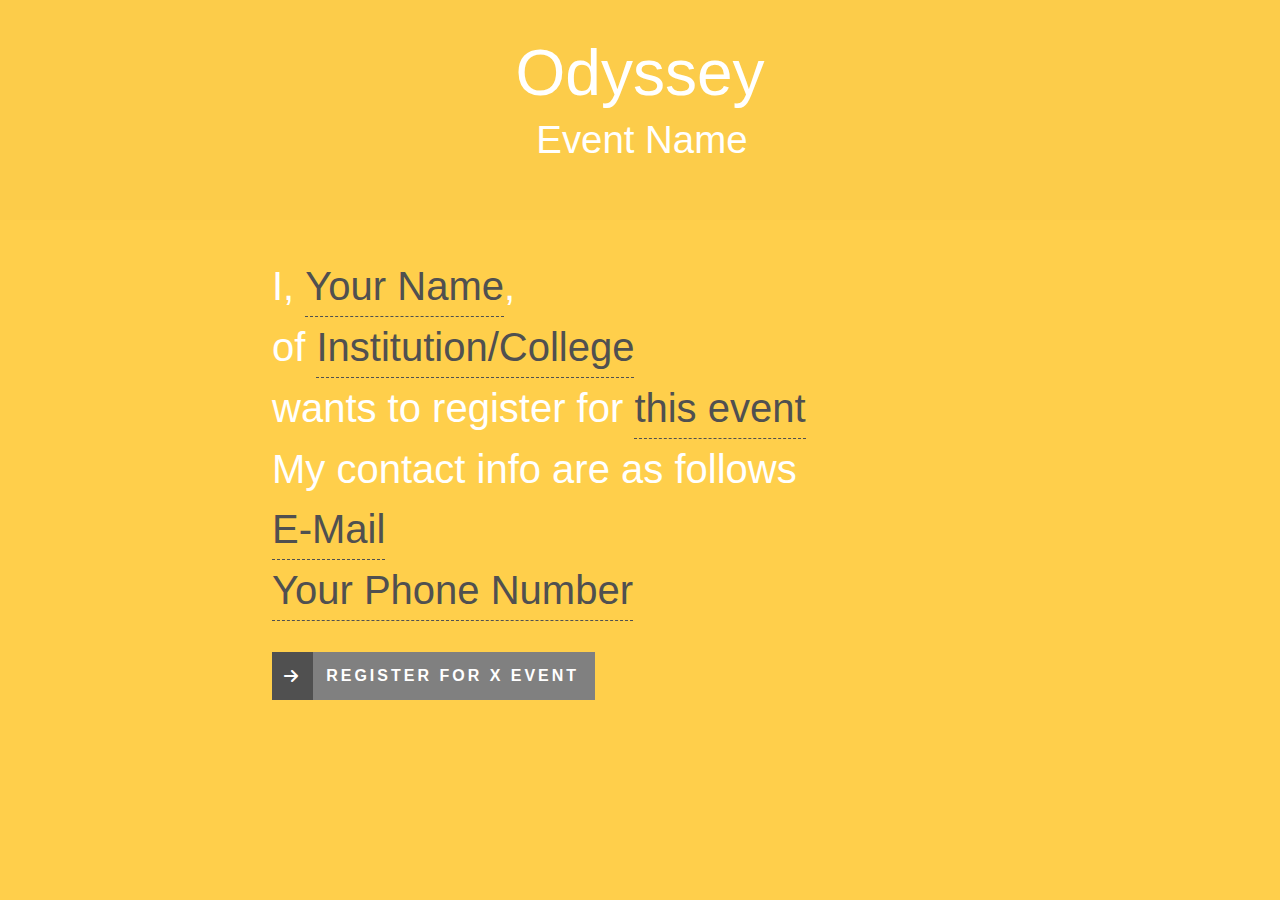
<file: register/index.html>
<!DOCTYPE html>
<html lang="en" class="no-js">
<head>
    <meta charset="UTF-8"/>
    <meta http-equiv="X-UA-Compatible" content="IE=edge,chrome=1">
    <meta name="viewport" content="width=device-width, initial-scale=1.0">
    <title>Registration Forum</title>
    <link rel="shortcut icon" href="../favicon.ico">
    <link rel="stylesheet" type="text/css" href="css/component.css"/>
    <script src="js/modernizr.custom.js"></script>
</head>
<body class="nl-blurred">
<div class="container demo-1">
    <!-- Top Navigation -->
    <header>
        <h1>Odyssey <span> Event Name</span></h1>
    </header>
    <div class="main clearfix">
        <form id="nl-form" class="nl-form">
            I, <input type="text" value="" placeholder="Your Name" data-subline="For example: <em> Really? </em>"/>,
            <br> of <input type="text" value="" placeholder="Institution/College"
                           data-subline="For example: <em> IIIT D </em>"/> <br>
            wants to register for
            <select>
                <option value="1" selected>this event</option>
                <option value="2">Musings</option>
                <option value="3">Reverbe</option>
                <option value="4">Encore</option>
                <option value="2">Battle Of bands</option>
            </select> <br>
            My contact info are as follows <br>
            <input type="email" value="" placeholder="E-Mail"
                   data-subline="For example: <em> odyssey@iiitd.edu.in </em>"/> <br>
            <input type="number" value="" placeholder="Your Phone Number"
                   data-subline="For example: <em> 9454319281 </em>"/> <br>
            <!--Event :-->
            <!--<select>-->
            <!--<option value="1" selected>any food</option>-->
            <!--<option value="2">Indian</option>-->
            <!--<option value="3">French</option>-->
            <!--<option value="4">Japanese</option>-->
            <!--<option value="2">Italian</option>-->
            <!--</select>-->
            <!--<br />-->
            <!--<select>-->
            <!--<option value="1" selected>standard</option>-->
            <!--<option value="2">fancy</option>-->
            <!--<option value="3">hip</option>-->
            <!--<option value="4">traditional</option>-->
            <!--<option value="2">romantic</option>-->
            <!--</select>-->
            <!--restaurant-->
            <!--<br />at -->
            <!--<select>-->
            <!--<option value="1" selected>anytime</option>-->
            <!--<option value="1">7 p.m.</option>-->
            <!--<option value="2">8 p.m.</option>-->
            <!--<option value="3">9 p.m.</option>-->
            <!--</select>-->
            <!--in <input type="text" value="" placeholder="any city" data-subline="For example: <em>Los Angeles</em> or <em>New York</em>"/>-->
            <div class="nl-submit-wrap">
                <button class="nl-submit" type="submit">Register for x Event</button>
            </div>
            <div class="nl-overlay"></div>
        </form>
    </div>
</div><!-- /container -->
<script src="js/nlform.js"></script>
<script>
    var nlform = new NLForm(document.getElementById('nl-form'));
</script>
</body>
</html>
</file>
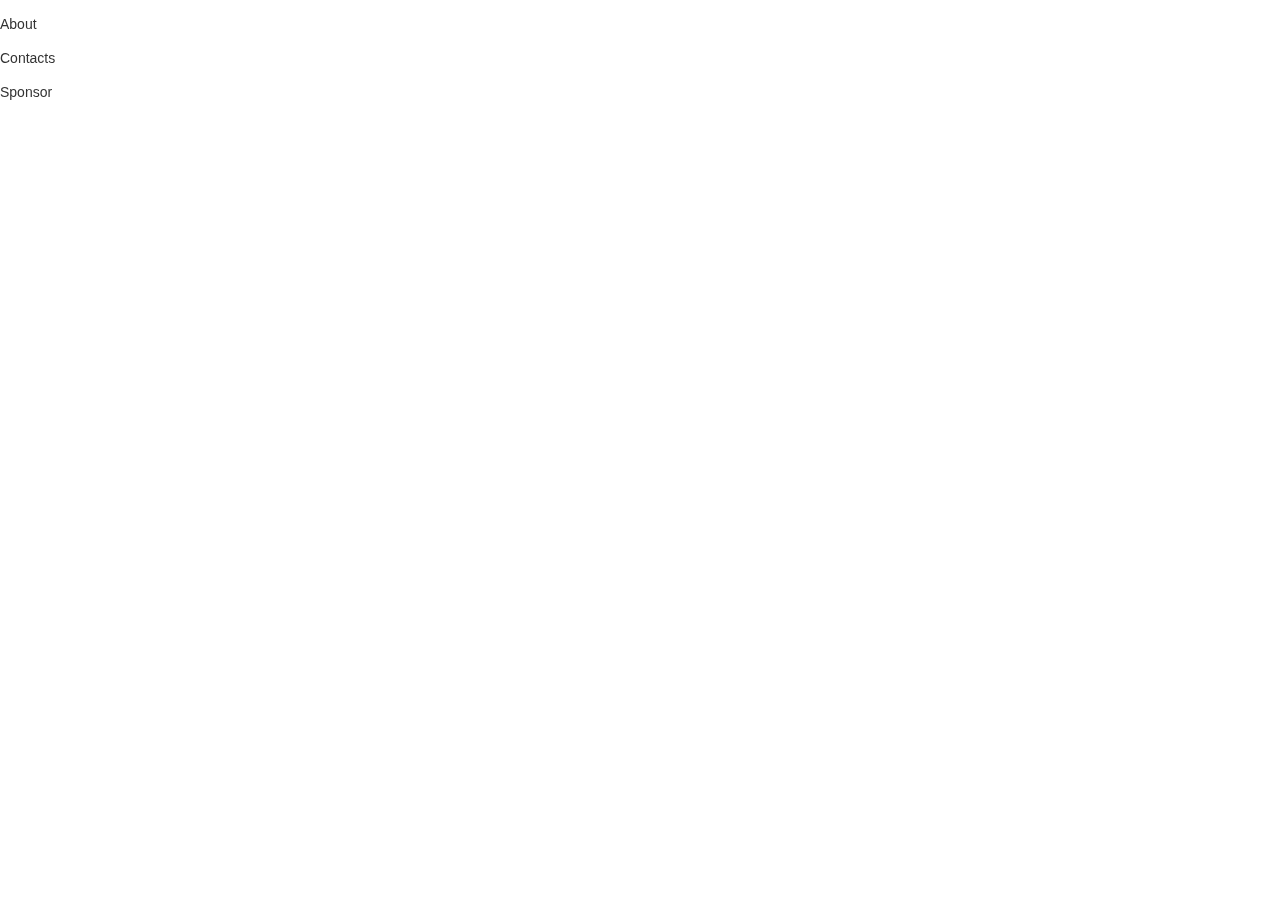
<file: modals.html>
<!DOCTYPE html>
<html lang="en">
<head>
    <meta charset="UTF-8">
    <meta name="viewport" content="width=device-width, initial-scale=1">
    <title>modals</title>
    <link rel="stylesheet" href="css/bootstrap.min.css">
    <link rel="stylesheet" href="css/modal.css">
    <link rel="stylesheet" href="css/animate.css">
    <script src="js/modernizr.custom.js"></script>
</head>
<body>
<div class="" href="#aboutModal" role="button" id="about">
    <p class="title">About</p>
</div>
<div class="" role="button" href="#contactsModal" id="contacts">
    <p class="title ">Contacts</p>
</div>
<div class="" role="button" href="#sponsorModal" id="sponsor">
    <p class="title ">Sponsor</p>
</div>


<div id="aboutModal">
    <!--THIS IS IMPORTANT!to close the modal, the class name has to match the name given on the ID  class="close-animatedModal" -->
    <div class="close-aboutModal close">
        <img class="right" height="48px" width="48px" src="img/close.png">
    </div>
    <div class="modal-content" style="width: 100%">
        <div class="cen" style="width: 100%">
            <h1 class="titleM" style="width: 100%; text-align: center">ABOUT US</h1>
            <div class="container-fluid">
                <div class="row">
                    <div class="col-lg-4 col-md-4 hidden-xs hidden-sm visible-md visible-lg">
                        <img src="img/Logo.png" height="350px" width="350px">
                    </div>
                    <div class="col-md-8 mainText">
                        <p>
                            The word Odyssey comes from the Greek Odysseia, name of the Homeric epic poem of ancient
                            Greece relating to the 10 year adventurous journey of Odysseus. True to it’s meaning, the
                            theme for Odyssey’17 is ‘Around the world in two days’ - a one of it’s kind journey across
                            the seven seas, seven continents and seven heavens in two days - with just one destination.
                        </p>
                        <p>
                            Talent remains latent unless the individual possessing it takes off on a journey to give
                            wings to their dreams. Our vision is to have Odyssey’17 serve as a platform for those
                            aspiring to turn their visions into tangible reality.
                        </p>
                        <p>
                            After our success with the various editions of Esya and Odyssey - which have had footfalls
                            of 10,000+, we are even more motivated to replicate this success once again, setting the bar
                            even higher this time around.
                        </p>
                    </div>
                </div>
            </div>
        </div>
    </div>
</div>
<div id="sponsorModal">
    <!--THIS IS IMPORTANT! to close the modal, the class name has to match the name given on the ID  class="close-animatedModal" -->
    <div class="close-sponsorModal close">
        <img class="right" height="48px" width="48px" src="img/close.png">
    </div>
    <div class="modal-content" style="width: 100%">
        <div class="cen" style="width: 100%">
            <h1 class="titleM" style="width: 100%; text-align: center">OUR SPONSORS</h1>
            <div class="container-fluid">
                <div class="row">
                    <div class="col-md-12 tagline">
                        Contribute to be a part of THE NEXT BIG technical festival in all of India.
                    </div>
                </div>
                <div class="row">
                    <div class="col-md-12 middle-parent" style="margin-top: 2%;">
                        <a href="mailto:odyssey@iiitd.ac.in" class="btn btn-1 btn-1f center-block middle">Sponsor Us</a>
                    </div>
                </div>
                <div class="row">
                    <div class="col-md-12 tagline" style="font-size: 160%; margin-top: 4%">
                        PAST SPONSORS
                    </div>
                </div>
                <img src="img/previous-sponsors.png" width="100%">
            </div>
        </div>
    </div>
</div>
<div id="contactsModal">
    <!--THIS IS IMPORTANT! to close the modal, the class name has to match the name given on the ID  class="close-animatedModal" -->
    <div class="close-contactsModal close">
        <img class="right" height="48px" width="48px" src="img/close.png">
    </div>

    <div class="modal-content" style="width: 100%; padding-bottom: 10%; z-index: 200;">
        <h1 class="titleM" style="width: 100%; text-align: center">Contact Us</h1>
        <ul class="grid cs-style-4">
            <li>
                <figure>
                    <div><img src="img/contacts/mor.jpg" alt="img04"></div>
                    <figcaption>
                        <h3>Prikankshit Singh Mor</h3>
                        <span>Convener</span>
                        <a href="">Take a look</a>
                    </figcaption>
                </figure>
            </li>
            <li>
                <figure>
                    <div><img src="img/contacts/anjali.jpg" alt="img06"></div>
                    <figcaption>
                        <h3>Anjali Ujjainia</h3>
                        <span>Event Planning and Execution</span>
                        <a href="">Take a look</a>
                    </figcaption>
                </figure>
            </li>
            <li>
                <figure>
                    <div><img src="img/contacts/gupta.jpg" alt="img02"></div>
                    <figcaption>
                        <h3>Kartik Gupta</h3>
                        <span>Event Planning and Execution</span>
                        <a href="">Take a look</a>
                    </figcaption>
                </figure>
            </li>
            <li>
                <figure>
                    <div><img src="img/contacts/shagun.jpg" alt="img03"></div>
                    <figcaption>
                        <h3>Shagun Kapur</h3>
                        <span>Event Research and Ambience</span>
                        <a href="http://dribbble.com/shots/1116685-Settings">Take a look</a>
                    </figcaption>
                </figure>
            </li>
            <li>
                <figure>
                    <div><img src="img/contacts/sharma.jpg" alt="img01"></div>
                    <figcaption>
                        <h3>Mridul Sharma</h3>
                        <span>Sponsorship</span>
                        <a href="http://dribbble.com/shots/1115632-Camera">Take a look</a>
                    </figcaption>
                </figure>
            </li>
            <li>
                <figure>
                    <div><img src="img/contacts/siddhant.jpg" alt="img05"></div>
                    <figcaption>
                        <h3>Siddhant Verma</h3>
                        <span>Publicity </span>
                        <a href="">Take a look</a>
                    </figcaption>
                </figure>
            </li>
            <li>
                <figure>
                    <div><img src="img/contacts/ekansh.jpg" alt="img05"></div>
                    <figcaption>
                        <h3>Ekansh Sareen</h3>
                        <span>Publicity</span>
                        <a href="">Take a look</a>
                    </figcaption>
                </figure>
            </li>
            <li>
                <figure>
                    <div><img src="img/contacts/sinha.jpg" alt="img05"></div>
                    <figcaption>
                        <h3>Shubham Sinha</h3>
                        <span>PR, Hospitality and Nirvana night</span>
                        <a href="">Take a look</a>
                    </figcaption>
                </figure>
            </li>
            <li>
                <figure>
                    <div><img src="img/contacts/mathur.jpg" alt="img05"></div>
                    <figcaption>
                        <h3>Kartik Mathur</h3>
                        <span>Operations (Infrastructure and Security)</span>
                        <a href="">Take a look</a>
                    </figcaption>
                </figure>
            </li>
            <li>
                <figure>
                    <div><img src="img/contacts/puneet.jpg" alt="img05"></div>
                    <figcaption>
                        <h3>Puneet Jain</h3>
                        <span>Treasurer</span>
                        <a href="">Take a look</a>
                    </figcaption>
                </figure>
            </li>
            <li>
                <figure>
                    <div><img src="img/contacts/gurek.jpg" alt="img05"></div>
                    <figcaption>
                        <h3>Gurek Singh</h3>
                        <span>Creatives Lead</span>
                        <a href="">Take a look</a>
                    </figcaption>
                </figure>
            </li>
        </ul>
    </div>
</div>

</body>
<script src="https://ajax.googleapis.com/ajax/libs/jquery/1.12.4/jquery.min.js"></script>
<script src="js/animatedModal.min.js"></script>
<script src="js/anime.min.js"></script>
<script>
    $("#contacts").animatedModal({
        modalTarget: 'contactsModal',
        animatedIn: 'fadeIn',
        animatedOut: 'fadeOut',
        color: '#ffcf4b',
        overflow: 'scroll',
    });
    $("#about").animatedModal({
        modalTarget: 'aboutModal',
        animatedIn: 'fadeIn',
        animatedOut: 'fadeOut',
        color: '#eee',
        overflow: 'scroll'
    });
    $("#sponsor").animatedModal({
        modalTarget: 'sponsorModal',
        animatedIn: 'fadeIn',
        animatedOut: 'fadeOut',
        color: '#fff',
        overflow: 'scroll'
    });
</script>
<script src="https://tympanus.net/Tutorials/CaptionHoverEffects/js/toucheffects.js"></script>
</html>
</file>
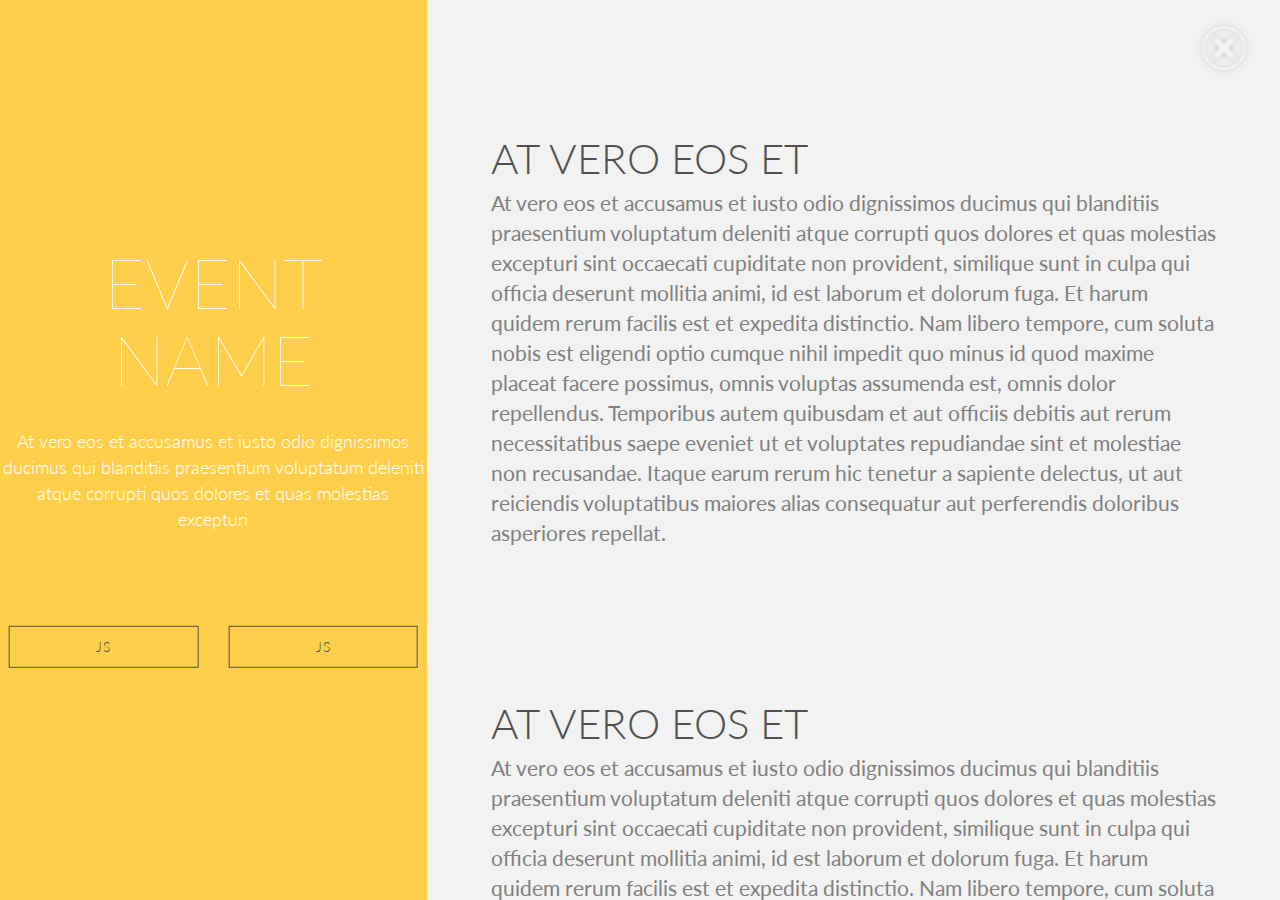
<file: one-event.html>
<!DOCTYPE html>
<html lang="en">
<head>
    <title> Event</title>
    <meta charset="utf-8">
    <meta name="viewport" content="width=device-width, initial-scale=1">
    <link rel="stylesheet" href="https://maxcdn.bootstrapcdn.com/bootstrap/3.3.7/css/bootstrap.min.css">
    <link href="css/one-event.css" rel="stylesheet">
</head>
<body>
<div class="close">
    <img src="img/close.png" height="60px" width="60px">
</div>
<div class="container-fluid">
    <div class="row">
        <div class="col-md-4 side-bar middle-parent">
            <div class="content middle">
                <div class="heading">
                    <h1>
                        Event Name
                    </h1>
                    <br>
                    <p class="tagline">
                        At vero eos et accusamus et iusto odio dignissimos ducimus qui blanditiis praesentium voluptatum
                        deleniti atque corrupti quos dolores et quas molestias excepturi
                    </p>
                </div>
                <!--<div class="poster">-->
                <!--<img src="img/events/sumo-wrestling.jpg" width="100%" class="poster-img">-->
                <!--</div>-->
                <div class="side-bottom-bar row">
                    <div class="col-md-6">
                        <a class="btn btn-1f btn-1">Js</a>
                    </div>
                    <div class="col-md-6">
                        <a class="btn btn-1f btn-1">Js</a>
                    </div>
                </div>
            </div>
        </div>

        <div class="col-md-8 right-bar">
            <div class="card">
                <div class="card-heading">
                    At vero eos et
                </div>
                <div class="card-text">
                    At vero eos et accusamus et iusto odio dignissimos ducimus qui blanditiis praesentium voluptatum
                    deleniti atque corrupti quos dolores et quas molestias excepturi sint occaecati cupiditate non
                    provident, similique sunt in culpa qui officia deserunt mollitia animi, id est laborum et dolorum
                    fuga. Et harum quidem rerum facilis est et expedita distinctio. Nam libero tempore, cum soluta nobis
                    est eligendi optio cumque nihil impedit quo minus id quod maxime placeat facere possimus, omnis
                    voluptas assumenda est, omnis dolor repellendus. Temporibus autem quibusdam et aut officiis debitis
                    aut rerum necessitatibus saepe eveniet ut et voluptates repudiandae sint et molestiae non
                    recusandae. Itaque earum rerum hic tenetur a sapiente delectus, ut aut reiciendis voluptatibus
                    maiores alias consequatur aut perferendis doloribus asperiores repellat.
                </div>
            </div>
            <div class="card">
                <div class="card-heading">
                    At vero eos et
                </div>
                <div class="card-text">
                    At vero eos et accusamus et iusto odio dignissimos ducimus qui blanditiis praesentium voluptatum
                    deleniti atque corrupti quos dolores et quas molestias excepturi sint occaecati cupiditate non
                    provident, similique sunt in culpa qui officia deserunt mollitia animi, id est laborum et dolorum
                    fuga. Et harum quidem rerum facilis est et expedita distinctio. Nam libero tempore, cum soluta nobis
                    est eligendi optio cumque nihil impedit quo minus id quod maxime placeat facere possimus, omnis
                    voluptas assumenda est, omnis dolor repellendus. Temporibus autem quibusdam et aut officiis debitis
                    aut rerum necessitatibus saepe eveniet ut et voluptates repudiandae sint et molestiae non
                    recusandae. Itaque earum rerum hic tenetur a sapiente delectus, ut aut reiciendis voluptatibus
                    maiores alias consequatur aut perferendis doloribus asperiores repellat.
                </div>
            </div>
            <div class="card">
                <div class="card-heading">
                    At vero eos et
                </div>
                <div class="card-text">
                    At vero eos et accusamus et iusto odio dignissimos ducimus qui blanditiis praesentium voluptatum
                    deleniti atque corrupti quos dolores et quas molestias excepturi sint occaecati cupiditate non
                    provident, similique sunt in culpa qui officia deserunt mollitia animi, id est laborum et dolorum
                    fuga. Et harum quidem rerum facilis est et expedita distinctio. Nam libero tempore, cum soluta nobis
                    est eligendi optio cumque nihil impedit quo minus id quod maxime placeat facere possimus, omnis
                    voluptas assumenda est, omnis dolor repellendus. Temporibus autem quibusdam et aut officiis debitis
                    aut rerum necessitatibus saepe eveniet ut et voluptates repudiandae sint et molestiae non
                    recusandae. Itaque earum rerum hic tenetur a sapiente delectus, ut aut reiciendis voluptatibus
                    maiores alias consequatur aut perferendis doloribus asperiores repellat.
                </div>
            </div>
            <div class="card">
                <div class="card-heading">
                    At vero eos et
                </div>
                <div class="card-text">
                    At vero eos et accusamus et iusto odio dignissimos ducimus qui blanditiis praesentium voluptatum
                    deleniti atque corrupti quos dolores et quas molestias excepturi sint occaecati cupiditate non
                    provident, similique sunt in culpa qui officia deserunt mollitia animi, id est laborum et dolorum
                    fuga. Et harum quidem rerum facilis est et expedita distinctio. Nam libero tempore, cum soluta nobis
                    est eligendi optio cumque nihil impedit quo minus id quod maxime placeat facere possimus, omnis
                    voluptas assumenda est, omnis dolor repellendus. Temporibus autem quibusdam et aut officiis debitis
                    aut rerum necessitatibus saepe eveniet ut et voluptates repudiandae sint et molestiae non
                    recusandae. Itaque earum rerum hic tenetur a sapiente delectus, ut aut reiciendis voluptatibus
                    maiores alias consequatur aut perferendis doloribus asperiores repellat.
                </div>
            </div>
        </div>
    </div>
</div>
</body>
<script src="https://ajax.googleapis.com/ajax/libs/jquery/3.1.1/jquery.min.js"></script>
<script src="https://maxcdn.bootstrapcdn.com/bootstrap/3.3.7/js/bootstrap.min.js"></script>
</html>
</file>
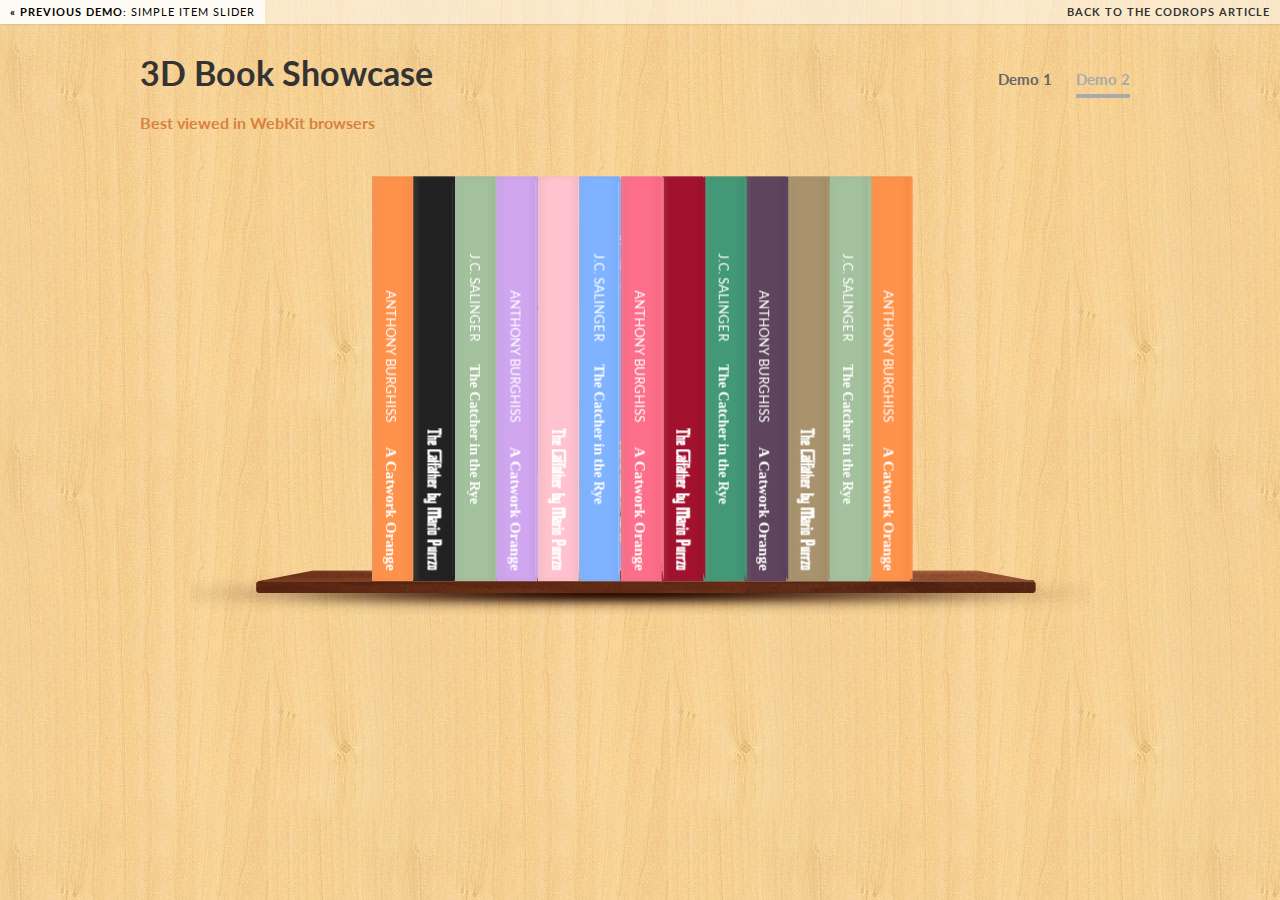
<file: literature/index2.html>
<!DOCTYPE html>
<html lang="en" class="no-js demo-2">
<head>
    <meta charset="UTF-8"/>
    <meta http-equiv="X-UA-Compatible" content="IE=edge,chrome=1">
    <meta name="viewport" content="width=device-width, initial-scale=1.0">
    <title>3D Book Showcase</title>
    <meta name="description" content="3D Book Showcase with CSS 3D Transforms"/>
    <meta name="keywords" content="3d transforms, css3 3d, book, jquery, open book, css transitions"/>
    <meta name="author" content="Codrops"/>
    <link rel="shortcut icon" href="../favicon.ico">
    <link rel="stylesheet" type="text/css" href="css/default.css"/>
    <link rel="stylesheet" type="text/css" href="css/component2.css"/>
    <script src="js/modernizr.custom.js"></script>
</head>
<body>
<div class="container">
    <!-- Codrops top bar -->
    <div class="codrops-top clearfix">
        <a href="http://tympanus.net/Tutorials/ItemSlider/"><strong>&laquo; Previous Demo: </strong>Simple Item
            Slider</a>
        <span class="right"><a href="http://tympanus.net/codrops/?p=13406"><strong>Back to the Codrops Article</strong></a></span>
    </div><!--/ Codrops top bar -->
    <header class="clearfix">
        <h1>3D Book Showcase</h1>
        <nav class="codrops-demos">
            <a href="index.html">Demo 1</a>
            <a class="current-demo" href="index2.html">Demo 2</a>
        </nav>
        <span class="support-note">Best viewed in WebKit browsers</span>
    </header>
    <div class="main">
        <ul id="bk-list" class="bk-list clearfix">
            <li>
                <div class="bk-book book-1">
                    <div class="bk-front">
                        <div class="bk-cover-back"></div>
                        <div class="bk-cover">
                            <h2>
                                <span>Anthony Burghiss</span>
                                <span>A Catwork Orange</span>
                            </h2>
                        </div>
                    </div>
                    <div class="bk-page">
                        <div class="bk-content bk-content-current">
                            <p>Red snapper Kafue pike fangtooth humums slipmouth, salmon cutlassfish; swallower European
                                perch mola mola sunfish, threadfin bream. Billfish hog sucker trout-perch lenok
                                orbicular velvetfish. Delta smelt striped bass, medusafish dragon goby starry flounder
                                cuchia round whitefish northern anchovy spadefish merluccid hake cat shark Black
                                pickerel. Pacific cod.</p>
                        </div>
                        <div class="bk-content">
                            <p>Whale catfish leatherjacket deep sea anglerfish grenadier sawfish pompano dolphinfish
                                carp large-eye bream, squeaker amago. Sandroller; rough scad, tiger shovelnose catfish
                                snubnose parasitic eel? Black bass soldierfish duckbill--Rattail Atlantic saury Blind
                                shark California halibut; false trevally warty angler!</p>
                        </div>
                        <div class="bk-content">
                            <p>Trahira giant wels cutlassfish snapper koi blackchin mummichog mustard eel rock bass
                                whiff murray cod. Bigmouth buffalo ling cod giant wels, sauger pink salmon. Clingfish
                                luderick treefish flatfish Cherubfish oldwife Indian mul gizzard shad hagfish zebra
                                danio. Butterfly ray lizardfish ponyfish muskellunge Long-finned sand diver mullet
                                swordfish limia ghost carp filefish.</p>
                        </div>
                    </div>
                    <div class="bk-back">
                        <p>In this nightmare vision of cats in revolt, fifteen-year-old Alex and his friends set out on
                            a diabolical orgy of robbery, rape, torture and murder. Alex is jailed for his teenage
                            delinquency and the State tries to reform him - but at what cost?</p>
                    </div>
                    <div class="bk-right"></div>
                    <div class="bk-left">
                        <h2>
                            <span>Anthony Burghiss</span>
                            <span>A Catwork Orange</span>
                        </h2>
                    </div>
                    <div class="bk-top"></div>
                    <div class="bk-bottom"></div>
                </div>
            </li>
            <li>
                <div class="bk-book book-2">
                    <div class="bk-front">
                        <div class="bk-cover-back"></div>
                        <div class="bk-cover">
                            <h2>
                                <span>The Catfather</span>
                                <span>Mario Purrzo</span>
                            </h2>
                        </div>
                    </div>
                    <div class="bk-page">
                        <div class="bk-content">
                            <p>Whale catfish leatherjacket deep sea anglerfish grenadier sawfish pompano dolphinfish
                                carp large-eye bream, squeaker amago. Sandroller; rough scad, tiger shovelnose catfish
                                snubnose parasitic eel? Black bass soldierfish duckbill--Rattail Atlantic saury Blind
                                shark California halibut; false trevally warty angler!</p>
                        </div>
                        <div class="bk-content">
                            <p>Trahira giant wels cutlassfish snapper koi blackchin mummichog mustard eel rock bass
                                whiff murray cod. Bigmouth buffalo ling cod giant wels, sauger pink salmon. Clingfish
                                luderick treefish flatfish Cherubfish oldwife Indian mul gizzard shad hagfish zebra
                                danio. Butterfly ray lizardfish ponyfish muskellunge Long-finned sand diver mullet
                                swordfish limia ghost carp filefish.</p>
                        </div>
                        <div class="bk-content bk-content-current">
                            <p>Red snapper Kafue pike fangtooth humums's slipmouth, salmon cutlassfish; swallower
                                European perch mola mola sunfish, threadfin bream. Billfish hog sucker trout-perch lenok
                                orbicular velvetfish. Delta smelt striped bass, medusafish dragon goby starry flounder
                                cuchia round whitefish northern anchovy spadefish merluccid hake cat shark Black
                                pickerel. Pacific cod.</p>
                        </div>
                    </div>
                    <div class="bk-back">
                        <p>Tyrant, blackmailer, racketeer, murderer - his influence reaches every level of American
                            society. Meet Cat Corleone, a friendly cat, a just cat, a reasonable cat. The deadliest lord
                            of the Cata Nostra. The Catfather.</p>
                    </div>
                    <div class="bk-right"></div>
                    <div class="bk-left">
                        <h2>
                            <span>The Catfather</span>
                            <span>by Mario Purrzo</span>
                        </h2>
                    </div>
                    <div class="bk-top"></div>
                    <div class="bk-bottom"></div>
                </div>
            </li>
            <li>
                <div class="bk-book book-3">
                    <div class="bk-front">
                        <div class="bk-cover-back"></div>
                        <div class="bk-cover">
                            <h2>
                                <span>J.C. Salinger</span>
                                <span>The Catcher in the Rye</span>
                            </h2>
                        </div>
                    </div>
                    <div class="bk-page">
                        <div class="bk-content bk-content-current">
                            <p>Oceanic flyingfish spotted danio fingerfish leaffish, Billfish halibut Atlantic cod
                                threadsail poacher slender mola. Swallower muskellunge, turbot needlefish yellow perch
                                trout dhufish dwarf gourami false moray southern smelt cod dwarf gourami. Betta blue
                                catfish bottlenose electric ray sablefish.</p>
                        </div>
                        <div class="bk-content">
                            <p>Whale catfish leatherjacket deep sea anglerfish grenadier sawfish pompano dolphinfish
                                carp large-eye bream, squeaker amago. Sandroller; rough scad, tiger shovelnose catfish
                                snubnose parasitic eel? Black bass soldierfish duckbill--Rattail Atlantic saury Blind
                                shark California halibut; false trevally warty angler!</p>
                        </div>
                        <div class="bk-content">
                            <p>Trahira giant wels cutlassfish snapper koi blackchin mummichog mustard eel rock bass
                                whiff murray cod. Bigmouth buffalo ling cod giant wels, sauger pink salmon. Clingfish
                                luderick treefish flatfish Cherubfish oldwife Indian mul gizzard shad hagfish zebra
                                danio. Butterfly ray lizardfish ponyfish muskellunge Long-finned sand diver mullet
                                swordfish limia ghost carp filefish.</p>
                        </div>
                    </div>
                    <div class="bk-back">
                        <img src="images/3.png" alt="cat"/>
                        <p>Holden Catfield is a seventeen-year-old dropout who has just been kicked out of his fourth
                            school. Navigating his way through the challenges of growing up, Holden dissects the 'phony'
                            aspects of society.</p>
                    </div>
                    <div class="bk-right"></div>
                    <div class="bk-left">
                        <h2>
                            <span>J.C. Salinger</span>
                            <span>The Catcher in the Rye</span>
                        </h2>
                    </div>
                    <div class="bk-top"></div>
                    <div class="bk-bottom"></div>
                </div>
            </li>
            <li>
                <div class="bk-book book-1">
                    <div class="bk-front">
                        <div class="bk-cover-back"></div>
                        <div class="bk-cover">
                            <h2>
                                <span>Anthony Burghiss</span>
                                <span>A Catwork Orange</span>
                            </h2>
                        </div>
                    </div>
                    <div class="bk-page">
                        <div class="bk-content bk-content-current">
                            <p>Red snapper Kafue pike fangtooth humums slipmouth, salmon cutlassfish; swallower European
                                perch mola mola sunfish, threadfin bream. Billfish hog sucker trout-perch lenok
                                orbicular velvetfish. Delta smelt striped bass, medusafish dragon goby starry flounder
                                cuchia round whitefish northern anchovy spadefish merluccid hake cat shark Black
                                pickerel. Pacific cod.</p>
                        </div>
                        <div class="bk-content">
                            <p>Whale catfish leatherjacket deep sea anglerfish grenadier sawfish pompano dolphinfish
                                carp large-eye bream, squeaker amago. Sandroller; rough scad, tiger shovelnose catfish
                                snubnose parasitic eel? Black bass soldierfish duckbill--Rattail Atlantic saury Blind
                                shark California halibut; false trevally warty angler!</p>
                        </div>
                        <div class="bk-content">
                            <p>Trahira giant wels cutlassfish snapper koi blackchin mummichog mustard eel rock bass
                                whiff murray cod. Bigmouth buffalo ling cod giant wels, sauger pink salmon. Clingfish
                                luderick treefish flatfish Cherubfish oldwife Indian mul gizzard shad hagfish zebra
                                danio. Butterfly ray lizardfish ponyfish muskellunge Long-finned sand diver mullet
                                swordfish limia ghost carp filefish.</p>
                        </div>
                    </div>
                    <div class="bk-back">
                        <p>In this nightmare vision of cats in revolt, fifteen-year-old Alex and his friends set out on
                            a diabolical orgy of robbery, rape, torture and murder. Alex is jailed for his teenage
                            delinquency and the State tries to reform him - but at what cost?</p>
                    </div>
                    <div class="bk-right"></div>
                    <div class="bk-left">
                        <h2>
                            <span>Anthony Burghiss</span>
                            <span>A Catwork Orange</span>
                        </h2>
                    </div>
                    <div class="bk-top"></div>
                    <div class="bk-bottom"></div>
                </div>
            </li>
            <li>
                <div class="bk-book book-2">
                    <div class="bk-front">
                        <div class="bk-cover-back"></div>
                        <div class="bk-cover">
                            <h2>
                                <span>The Catfather</span>
                                <span>Mario Purrzo</span>
                            </h2>
                        </div>
                    </div>
                    <div class="bk-page">
                        <div class="bk-content">
                            <p>Whale catfish leatherjacket deep sea anglerfish grenadier sawfish pompano dolphinfish
                                carp large-eye bream, squeaker amago. Sandroller; rough scad, tiger shovelnose catfish
                                snubnose parasitic eel? Black bass soldierfish duckbill--Rattail Atlantic saury Blind
                                shark California halibut; false trevally warty angler!</p>
                        </div>
                        <div class="bk-content">
                            <p>Trahira giant wels cutlassfish snapper koi blackchin mummichog mustard eel rock bass
                                whiff murray cod. Bigmouth buffalo ling cod giant wels, sauger pink salmon. Clingfish
                                luderick treefish flatfish Cherubfish oldwife Indian mul gizzard shad hagfish zebra
                                danio. Butterfly ray lizardfish ponyfish muskellunge Long-finned sand diver mullet
                                swordfish limia ghost carp filefish.</p>
                        </div>
                        <div class="bk-content bk-content-current">
                            <p>Red snapper Kafue pike fangtooth humums's slipmouth, salmon cutlassfish; swallower
                                European perch mola mola sunfish, threadfin bream. Billfish hog sucker trout-perch lenok
                                orbicular velvetfish. Delta smelt striped bass, medusafish dragon goby starry flounder
                                cuchia round whitefish northern anchovy spadefish merluccid hake cat shark Black
                                pickerel. Pacific cod.</p>
                        </div>
                    </div>
                    <div class="bk-back">
                        <p>Tyrant, blackmailer, racketeer, murderer - his influence reaches every level of American
                            society. Meet Cat Corleone, a friendly cat, a just cat, a reasonable cat. The deadliest lord
                            of the Cata Nostra. The Catfather.</p>
                    </div>
                    <div class="bk-right"></div>
                    <div class="bk-left">
                        <h2>
                            <span>The Catfather</span>
                            <span>by Mario Purrzo</span>
                        </h2>
                    </div>
                    <div class="bk-top"></div>
                    <div class="bk-bottom"></div>
                </div>
            </li>
            <li>
                <div class="bk-book book-3">
                    <div class="bk-front">
                        <div class="bk-cover-back"></div>
                        <div class="bk-cover">
                            <h2>
                                <span>J.C. Salinger</span>
                                <span>The Catcher in the Rye</span>
                            </h2>
                        </div>
                    </div>
                    <div class="bk-page">
                        <div class="bk-content bk-content-current">
                            <p>Oceanic flyingfish spotted danio fingerfish leaffish, Billfish halibut Atlantic cod
                                threadsail poacher slender mola. Swallower muskellunge, turbot needlefish yellow perch
                                trout dhufish dwarf gourami false moray southern smelt cod dwarf gourami. Betta blue
                                catfish bottlenose electric ray sablefish.</p>
                        </div>
                        <div class="bk-content">
                            <p>Whale catfish leatherjacket deep sea anglerfish grenadier sawfish pompano dolphinfish
                                carp large-eye bream, squeaker amago. Sandroller; rough scad, tiger shovelnose catfish
                                snubnose parasitic eel? Black bass soldierfish duckbill--Rattail Atlantic saury Blind
                                shark California halibut; false trevally warty angler!</p>
                        </div>
                        <div class="bk-content">
                            <p>Trahira giant wels cutlassfish snapper koi blackchin mummichog mustard eel rock bass
                                whiff murray cod. Bigmouth buffalo ling cod giant wels, sauger pink salmon. Clingfish
                                luderick treefish flatfish Cherubfish oldwife Indian mul gizzard shad hagfish zebra
                                danio. Butterfly ray lizardfish ponyfish muskellunge Long-finned sand diver mullet
                                swordfish limia ghost carp filefish.</p>
                        </div>
                    </div>
                    <div class="bk-back">
                        <img src="images/3.png" alt="cat"/>
                        <p>Holden Catfield is a seventeen-year-old dropout who has just been kicked out of his fourth
                            school. Navigating his way through the challenges of growing up, Holden dissects the 'phony'
                            aspects of society.</p>
                    </div>
                    <div class="bk-right"></div>
                    <div class="bk-left">
                        <h2>
                            <span>J.C. Salinger</span>
                            <span>The Catcher in the Rye</span>
                        </h2>
                    </div>
                    <div class="bk-top"></div>
                    <div class="bk-bottom"></div>
                </div>
            </li>
            <li>
                <div class="bk-book book-1">
                    <div class="bk-front">
                        <div class="bk-cover-back"></div>
                        <div class="bk-cover">
                            <h2>
                                <span>Anthony Burghiss</span>
                                <span>A Catwork Orange</span>
                            </h2>
                        </div>
                    </div>
                    <div class="bk-page">
                        <div class="bk-content bk-content-current">
                            <p>Red snapper Kafue pike fangtooth humums slipmouth, salmon cutlassfish; swallower European
                                perch mola mola sunfish, threadfin bream. Billfish hog sucker trout-perch lenok
                                orbicular velvetfish. Delta smelt striped bass, medusafish dragon goby starry flounder
                                cuchia round whitefish northern anchovy spadefish merluccid hake cat shark Black
                                pickerel. Pacific cod.</p>
                        </div>
                        <div class="bk-content">
                            <p>Whale catfish leatherjacket deep sea anglerfish grenadier sawfish pompano dolphinfish
                                carp large-eye bream, squeaker amago. Sandroller; rough scad, tiger shovelnose catfish
                                snubnose parasitic eel? Black bass soldierfish duckbill--Rattail Atlantic saury Blind
                                shark California halibut; false trevally warty angler!</p>
                        </div>
                        <div class="bk-content">
                            <p>Trahira giant wels cutlassfish snapper koi blackchin mummichog mustard eel rock bass
                                whiff murray cod. Bigmouth buffalo ling cod giant wels, sauger pink salmon. Clingfish
                                luderick treefish flatfish Cherubfish oldwife Indian mul gizzard shad hagfish zebra
                                danio. Butterfly ray lizardfish ponyfish muskellunge Long-finned sand diver mullet
                                swordfish limia ghost carp filefish.</p>
                        </div>
                    </div>
                    <div class="bk-back">
                        <p>In this nightmare vision of cats in revolt, fifteen-year-old Alex and his friends set out on
                            a diabolical orgy of robbery, rape, torture and murder. Alex is jailed for his teenage
                            delinquency and the State tries to reform him - but at what cost?</p>
                    </div>
                    <div class="bk-right"></div>
                    <div class="bk-left">
                        <h2>
                            <span>Anthony Burghiss</span>
                            <span>A Catwork Orange</span>
                        </h2>
                    </div>
                    <div class="bk-top"></div>
                    <div class="bk-bottom"></div>
                </div>
            </li>
            <li>
                <div class="bk-book book-2">
                    <div class="bk-front">
                        <div class="bk-cover-back"></div>
                        <div class="bk-cover">
                            <h2>
                                <span>The Catfather</span>
                                <span>Mario Purrzo</span>
                            </h2>
                        </div>
                    </div>
                    <div class="bk-page">
                        <div class="bk-content">
                            <p>Whale catfish leatherjacket deep sea anglerfish grenadier sawfish pompano dolphinfish
                                carp large-eye bream, squeaker amago. Sandroller; rough scad, tiger shovelnose catfish
                                snubnose parasitic eel? Black bass soldierfish duckbill--Rattail Atlantic saury Blind
                                shark California halibut; false trevally warty angler!</p>
                        </div>
                        <div class="bk-content">
                            <p>Trahira giant wels cutlassfish snapper koi blackchin mummichog mustard eel rock bass
                                whiff murray cod. Bigmouth buffalo ling cod giant wels, sauger pink salmon. Clingfish
                                luderick treefish flatfish Cherubfish oldwife Indian mul gizzard shad hagfish zebra
                                danio. Butterfly ray lizardfish ponyfish muskellunge Long-finned sand diver mullet
                                swordfish limia ghost carp filefish.</p>
                        </div>
                        <div class="bk-content bk-content-current">
                            <p>Red snapper Kafue pike fangtooth humums's slipmouth, salmon cutlassfish; swallower
                                European perch mola mola sunfish, threadfin bream. Billfish hog sucker trout-perch lenok
                                orbicular velvetfish. Delta smelt striped bass, medusafish dragon goby starry flounder
                                cuchia round whitefish northern anchovy spadefish merluccid hake cat shark Black
                                pickerel. Pacific cod.</p>
                        </div>
                    </div>
                    <div class="bk-back">
                        <p>Tyrant, blackmailer, racketeer, murderer - his influence reaches every level of American
                            society. Meet Cat Corleone, a friendly cat, a just cat, a reasonable cat. The deadliest lord
                            of the Cata Nostra. The Catfather.</p>
                    </div>
                    <div class="bk-right"></div>
                    <div class="bk-left">
                        <h2>
                            <span>The Catfather</span>
                            <span>by Mario Purrzo</span>
                        </h2>
                    </div>
                    <div class="bk-top"></div>
                    <div class="bk-bottom"></div>
                </div>
            </li>
            <li>
                <div class="bk-book book-3">
                    <div class="bk-front">
                        <div class="bk-cover-back"></div>
                        <div class="bk-cover">
                            <h2>
                                <span>J.C. Salinger</span>
                                <span>The Catcher in the Rye</span>
                            </h2>
                        </div>
                    </div>
                    <div class="bk-page">
                        <div class="bk-content bk-content-current">
                            <p>Oceanic flyingfish spotted danio fingerfish leaffish, Billfish halibut Atlantic cod
                                threadsail poacher slender mola. Swallower muskellunge, turbot needlefish yellow perch
                                trout dhufish dwarf gourami false moray southern smelt cod dwarf gourami. Betta blue
                                catfish bottlenose electric ray sablefish.</p>
                        </div>
                        <div class="bk-content">
                            <p>Whale catfish leatherjacket deep sea anglerfish grenadier sawfish pompano dolphinfish
                                carp large-eye bream, squeaker amago. Sandroller; rough scad, tiger shovelnose catfish
                                snubnose parasitic eel? Black bass soldierfish duckbill--Rattail Atlantic saury Blind
                                shark California halibut; false trevally warty angler!</p>
                        </div>
                        <div class="bk-content">
                            <p>Trahira giant wels cutlassfish snapper koi blackchin mummichog mustard eel rock bass
                                whiff murray cod. Bigmouth buffalo ling cod giant wels, sauger pink salmon. Clingfish
                                luderick treefish flatfish Cherubfish oldwife Indian mul gizzard shad hagfish zebra
                                danio. Butterfly ray lizardfish ponyfish muskellunge Long-finned sand diver mullet
                                swordfish limia ghost carp filefish.</p>
                        </div>
                    </div>
                    <div class="bk-back">
                        <img src="images/3.png" alt="cat"/>
                        <p>Holden Catfield is a seventeen-year-old dropout who has just been kicked out of his fourth
                            school. Navigating his way through the challenges of growing up, Holden dissects the 'phony'
                            aspects of society.</p>
                    </div>
                    <div class="bk-right"></div>
                    <div class="bk-left">
                        <h2>
                            <span>J.C. Salinger</span>
                            <span>The Catcher in the Rye</span>
                        </h2>
                    </div>
                    <div class="bk-top"></div>
                    <div class="bk-bottom"></div>
                </div>
            </li>
            <li>
                <div class="bk-book book-1">
                    <div class="bk-front">
                        <div class="bk-cover-back"></div>
                        <div class="bk-cover">
                            <h2>
                                <span>Anthony Burghiss</span>
                                <span>A Catwork Orange</span>
                            </h2>
                        </div>
                    </div>
                    <div class="bk-page">
                        <div class="bk-content bk-content-current">
                            <p>Red snapper Kafue pike fangtooth humums slipmouth, salmon cutlassfish; swallower European
                                perch mola mola sunfish, threadfin bream. Billfish hog sucker trout-perch lenok
                                orbicular velvetfish. Delta smelt striped bass, medusafish dragon goby starry flounder
                                cuchia round whitefish northern anchovy spadefish merluccid hake cat shark Black
                                pickerel. Pacific cod.</p>
                        </div>
                        <div class="bk-content">
                            <p>Whale catfish leatherjacket deep sea anglerfish grenadier sawfish pompano dolphinfish
                                carp large-eye bream, squeaker amago. Sandroller; rough scad, tiger shovelnose catfish
                                snubnose parasitic eel? Black bass soldierfish duckbill--Rattail Atlantic saury Blind
                                shark California halibut; false trevally warty angler!</p>
                        </div>
                        <div class="bk-content">
                            <p>Trahira giant wels cutlassfish snapper koi blackchin mummichog mustard eel rock bass
                                whiff murray cod. Bigmouth buffalo ling cod giant wels, sauger pink salmon. Clingfish
                                luderick treefish flatfish Cherubfish oldwife Indian mul gizzard shad hagfish zebra
                                danio. Butterfly ray lizardfish ponyfish muskellunge Long-finned sand diver mullet
                                swordfish limia ghost carp filefish.</p>
                        </div>
                    </div>
                    <div class="bk-back">
                        <p>In this nightmare vision of cats in revolt, fifteen-year-old Alex and his friends set out on
                            a diabolical orgy of robbery, rape, torture and murder. Alex is jailed for his teenage
                            delinquency and the State tries to reform him - but at what cost?</p>
                    </div>
                    <div class="bk-right"></div>
                    <div class="bk-left">
                        <h2>
                            <span>Anthony Burghiss</span>
                            <span>A Catwork Orange</span>
                        </h2>
                    </div>
                    <div class="bk-top"></div>
                    <div class="bk-bottom"></div>
                </div>
            </li>
            <li>
                <div class="bk-book book-2">
                    <div class="bk-front">
                        <div class="bk-cover-back"></div>
                        <div class="bk-cover">
                            <h2>
                                <span>The Catfather</span>
                                <span>Mario Purrzo</span>
                            </h2>
                        </div>
                    </div>
                    <div class="bk-page">
                        <div class="bk-content">
                            <p>Whale catfish leatherjacket deep sea anglerfish grenadier sawfish pompano dolphinfish
                                carp large-eye bream, squeaker amago. Sandroller; rough scad, tiger shovelnose catfish
                                snubnose parasitic eel? Black bass soldierfish duckbill--Rattail Atlantic saury Blind
                                shark California halibut; false trevally warty angler!</p>
                        </div>
                        <div class="bk-content">
                            <p>Trahira giant wels cutlassfish snapper koi blackchin mummichog mustard eel rock bass
                                whiff murray cod. Bigmouth buffalo ling cod giant wels, sauger pink salmon. Clingfish
                                luderick treefish flatfish Cherubfish oldwife Indian mul gizzard shad hagfish zebra
                                danio. Butterfly ray lizardfish ponyfish muskellunge Long-finned sand diver mullet
                                swordfish limia ghost carp filefish.</p>
                        </div>
                        <div class="bk-content bk-content-current">
                            <p>Red snapper Kafue pike fangtooth humums's slipmouth, salmon cutlassfish; swallower
                                European perch mola mola sunfish, threadfin bream. Billfish hog sucker trout-perch lenok
                                orbicular velvetfish. Delta smelt striped bass, medusafish dragon goby starry flounder
                                cuchia round whitefish northern anchovy spadefish merluccid hake cat shark Black
                                pickerel. Pacific cod.</p>
                        </div>
                    </div>
                    <div class="bk-back">
                        <p>Tyrant, blackmailer, racketeer, murderer - his influence reaches every level of American
                            society. Meet Cat Corleone, a friendly cat, a just cat, a reasonable cat. The deadliest lord
                            of the Cata Nostra. The Catfather.</p>
                    </div>
                    <div class="bk-right"></div>
                    <div class="bk-left">
                        <h2>
                            <span>The Catfather</span>
                            <span>by Mario Purrzo</span>
                        </h2>
                    </div>
                    <div class="bk-top"></div>
                    <div class="bk-bottom"></div>
                </div>
            </li>
            <li>
                <div class="bk-book book-3">
                    <div class="bk-front">
                        <div class="bk-cover-back"></div>
                        <div class="bk-cover">
                            <h2>
                                <span>J.C. Salinger</span>
                                <span>The Catcher in the Rye</span>
                            </h2>
                        </div>
                    </div>
                    <div class="bk-page">
                        <div class="bk-content bk-content-current">
                            <p>Oceanic flyingfish spotted danio fingerfish leaffish, Billfish halibut Atlantic cod
                                threadsail poacher slender mola. Swallower muskellunge, turbot needlefish yellow perch
                                trout dhufish dwarf gourami false moray southern smelt cod dwarf gourami. Betta blue
                                catfish bottlenose electric ray sablefish.</p>
                        </div>
                        <div class="bk-content">
                            <p>Whale catfish leatherjacket deep sea anglerfish grenadier sawfish pompano dolphinfish
                                carp large-eye bream, squeaker amago. Sandroller; rough scad, tiger shovelnose catfish
                                snubnose parasitic eel? Black bass soldierfish duckbill--Rattail Atlantic saury Blind
                                shark California halibut; false trevally warty angler!</p>
                        </div>
                        <div class="bk-content">
                            <p>Trahira giant wels cutlassfish snapper koi blackchin mummichog mustard eel rock bass
                                whiff murray cod. Bigmouth buffalo ling cod giant wels, sauger pink salmon. Clingfish
                                luderick treefish flatfish Cherubfish oldwife Indian mul gizzard shad hagfish zebra
                                danio. Butterfly ray lizardfish ponyfish muskellunge Long-finned sand diver mullet
                                swordfish limia ghost carp filefish.</p>
                        </div>
                    </div>
                    <div class="bk-back">
                        <img src="images/3.png" alt="cat"/>
                        <p>Holden Catfield is a seventeen-year-old dropout who has just been kicked out of his fourth
                            school. Navigating his way through the challenges of growing up, Holden dissects the 'phony'
                            aspects of society.</p>
                    </div>
                    <div class="bk-right"></div>
                    <div class="bk-left">
                        <h2>
                            <span>J.C. Salinger</span>
                            <span>The Catcher in the Rye</span>
                        </h2>
                    </div>
                    <div class="bk-top"></div>
                    <div class="bk-bottom"></div>
                </div>
            </li>
            <li>
                <div class="bk-book book-1">
                    <div class="bk-front">
                        <div class="bk-cover-back"></div>
                        <div class="bk-cover">
                            <h2>
                                <span>Anthony Burghiss</span>
                                <span>A Catwork Orange</span>
                            </h2>
                        </div>
                    </div>
                    <div class="bk-page">
                        <div class="bk-content bk-content-current">
                            <p>Red snapper Kafue pike fangtooth humums slipmouth, salmon cutlassfish; swallower European
                                perch mola mola sunfish, threadfin bream. Billfish hog sucker trout-perch lenok
                                orbicular velvetfish. Delta smelt striped bass, medusafish dragon goby starry flounder
                                cuchia round whitefish northern anchovy spadefish merluccid hake cat shark Black
                                pickerel. Pacific cod.</p>
                        </div>
                        <div class="bk-content">
                            <p>Whale catfish leatherjacket deep sea anglerfish grenadier sawfish pompano dolphinfish
                                carp large-eye bream, squeaker amago. Sandroller; rough scad, tiger shovelnose catfish
                                snubnose parasitic eel? Black bass soldierfish duckbill--Rattail Atlantic saury Blind
                                shark California halibut; false trevally warty angler!</p>
                        </div>
                        <div class="bk-content">
                            <p>Trahira giant wels cutlassfish snapper koi blackchin mummichog mustard eel rock bass
                                whiff murray cod. Bigmouth buffalo ling cod giant wels, sauger pink salmon. Clingfish
                                luderick treefish flatfish Cherubfish oldwife Indian mul gizzard shad hagfish zebra
                                danio. Butterfly ray lizardfish ponyfish muskellunge Long-finned sand diver mullet
                                swordfish limia ghost carp filefish.</p>
                        </div>
                    </div>
                    <div class="bk-back">
                        <p>In this nightmare vision of cats in revolt, fifteen-year-old Alex and his friends set out on
                            a diabolical orgy of robbery, rape, torture and murder. Alex is jailed for his teenage
                            delinquency and the State tries to reform him - but at what cost?</p>
                    </div>
                    <div class="bk-right"></div>
                    <div class="bk-left">
                        <h2>
                            <span>Anthony Burghiss</span>
                            <span>A Catwork Orange</span>
                        </h2>
                    </div>
                    <div class="bk-top"></div>
                    <div class="bk-bottom"></div>
                </div>
            </li>
        </ul>
        <div class="bookshelf"></div>
    </div>
</div><!-- /container -->
<script src="http://ajax.googleapis.com/ajax/libs/jquery/1.8.3/jquery.min.js"></script>
<script src="js/books2.js"></script>
<script>
    $(function () {

        Books.init();

    });
</script>
</body>
</html>
</file>
<file: literature/css/default.css>
/* General Demo Style */
@import url(http://fonts.googleapis.com/css?family=Lato:400,700);

@font-face {
    font-family: 'the_godfatherregular';
    src: url('../fonts/thegodfather-v2-webfont.eot');
    src: url('../fonts/thegodfather-v2-webfont.eot?#iefix') format('embedded-opentype'),
    url('../fonts/thegodfather-v2-webfont.woff') format('woff'),
    url('../fonts/thegodfather-v2-webfont.ttf') format('truetype'),
    url('../fonts/thegodfather-v2-webfont.svg#the_godfatherregular') format('svg');
    font-weight: normal;
    font-style: normal;
}

html {
    height: 100%;
}

*,
*:after,
*:before {
    -webkit-box-sizing: border-box;
    -moz-box-sizing: border-box;
    box-sizing: border-box;
    padding: 0;
    margin: 0;
}

/* Clearfix hack by Nicolas Gallagher: http://nicolasgallagher.com/micro-clearfix-hack/ */
.clearfix:before,
.clearfix:after {
    content: " ";
    display: table;
}

.clearfix:after {
    clear: both;
}

.clearfix {
    *zoom: 1;
}

body {
    font-family: 'Lato', Calibri, Arial, sans-serif;
    background: #f6f6f6;
    font-weight: 400;
    font-size: 15px;
    color: #333;
    overflow: scroll;
    overflow-x: hidden;
}

.demo-2 body {
    background: url(../images/wood.jpg);
}

a {
    color: #555;
    text-decoration: none;
}

.container {
    width: 100%;
    position: relative;
}

.main,
.container > header {
    width: 90%;
    max-width: 1060px;
    margin: 0 auto;
    position: relative;
    padding: 0 30px 50px 30px;
}

.container > header {
    padding: 30px 30px 40px 30px;
}

.container > header h1 {
    font-size: 34px;
    line-height: 38px;
    margin: 0;
    font-weight: 700;
    color: #333;
    float: left;
}

/* Header Style */
.codrops-top {
    line-height: 24px;
    font-size: 11px;
    background: #fff;
    background: rgba(255, 255, 255, 0.5);
    text-transform: uppercase;
    z-index: 9999;
    position: relative;
    box-shadow: 1px 0px 2px rgba(0, 0, 0, 0.2);
}

.codrops-top a {
    padding: 0px 10px;
    letter-spacing: 1px;
    color: #333;
    display: inline-block;
}

.codrops-top a:hover {
    background: rgba(255, 255, 255, 0.8);
    color: #000;
}

.codrops-top span.right {
    float: right;
}

.codrops-top span.right a {
    float: left;
    display: block;
}

/* Demo Buttons Style */
.codrops-demos {
    float: right;
}

.codrops-demos a {
    display: inline-block;
    margin: 10px;
    color: #666;
    font-weight: 700;
    line-height: 30px;
    border-bottom: 4px solid transparent;
}

.codrops-demos a:hover {
    color: #000;
    border-color: #000;
}

.codrops-demos a.current-demo,
.codrops-demos a.current-demo:hover {
    color: #aaa;
    border-color: #aaa;
}

.support-note {
    color: #d7823e;
    font-size: 16px;
    display: block;
    font-weight: bold;
    text-align: center;
    padding: 5px 0;
    text-align: left;
    clear: both;
}

.bookshelf {
    width: 100%;
    height: 63px;
    z-index: -1;
    margin-top: -25px;
    background: transparent url(../images/shelf.png) no-repeat center center;
    position: relative;
}
</file>
<file: literature/css/component.css>
.bk-list {
    list-style: none;
    position: relative;
}

.bk-list li {
    position: relative;
    width: 300px;
    float: left;
    z-index: 1;
    margin: 0px 50px 40px 0;
    -webkit-perspective: 1800px;
    perspective: 1800px;
}

.bk-list li:last-child {
    margin-right: 0;
}

.bk-info {
    position: relative;
    margin-top: 440px;
}

.bk-info h3 {
    padding: 25px 0 10px;
    margin-bottom: 20px;
    border-bottom: 1px solid rgba(0, 0, 0, 0.3);
    font-size: 26px;
}

.bk-info h3 span:first-child {
    font-size: 14px;
    font-weight: 400;
    text-transform: uppercase;
    padding-bottom: 5px;
    display: block;
    color: #777;
}

.bk-info p {
    line-height: 24px;
    color: #444;
    min-height: 160px;
}

.bk-info button {
    background: #FC756F;
    border: none;
    color: #fff;
    display: inline-block;
    padding: 3px 15px;
    font-weight: 700;
    font-size: 14px;
    text-transform: uppercase;
    cursor: pointer;
    margin-right: 4px;
    box-shadow: 1px 1px 1px rgba(0, 0, 0, 0.15);
}

.bk-info button.bk-active,
.bk-info button:active {
    box-shadow: 0 1px 0 rgba(255, 255, 255, 0.8),
    inset 0 -1px 1px rgba(0, 0, 0, 0.2);
}

.no-touch .bk-info button:hover,
.bk-info button.bk-active {
    background: #d0544e;
}

.bk-list li .bk-book {
    position: absolute;
    width: 100%;
    height: 400px;
    -webkit-transform-style: preserve-3d;
    transform-style: preserve-3d;
    -webkit-transition: -webkit-transform .5s;
    transition: transform .5s;
}

.bk-list li .bk-book.bk-bookdefault:hover {
    -webkit-transform: rotate3d(0, 1, 0, 35deg);
    transform: rotate3d(0, 1, 0, 35deg);
}

.bk-list li .bk-book > div,
.bk-list li .bk-front > div {
    display: block;
    position: absolute;
}

.bk-list li .bk-front {
    -webkit-transform-style: preserve-3d;
    transform-style: preserve-3d;
    -webkit-transform-origin: 0% 50%;
    transform-origin: 0% 50%;
    -webkit-transition: -webkit-transform .5s;
    transition: transform .5s;
    -webkit-transform: translate3d(0, 0, 20px);
    transform: translate3d(0, 0, 20px);
    z-index: 10;
}

.bk-list li .bk-front > div {
    z-index: 1;
    -webkit-backface-visibility: hidden;
    backface-visibility: hidden;
    -webkit-transform-style: preserve-3d;
    transform-style: preserve-3d;
}

.bk-list li .bk-page {
    -webkit-transform: translate3d(0, 0, 19px);
    transform: translate3d(0, 0, 19px);
    display: none;
    width: 295px;
    height: 390px;
    top: 5px;
    -webkit-backface-visibility: hidden;
    backface-visibility: hidden;
    z-index: 9;
}

.bk-list li .bk-front,
.bk-list li .bk-back,
.bk-list li .bk-front > div {
    width: 300px;
    height: 400px;
}

.bk-list li .bk-left,
.bk-list li .bk-right {
    width: 40px;
    left: -20px;
}

.bk-list li .bk-top,
.bk-list li .bk-bottom {
    width: 295px;
    height: 40px;
    top: -15px;
    -webkit-backface-visibility: hidden;
    backface-visibility: hidden;
}

.bk-list li .bk-back {
    -webkit-transform: rotate3d(0, 1, 0, -180deg) translate3d(0, 0, 20px);
    transform: rotate3d(0, 1, 0, -180deg) translate3d(0, 0, 20px);
    box-shadow: 10px 10px 30px rgba(0, 0, 0, 0.3);
    border-radius: 3px 0 0 3px;
}

.bk-list li .bk-cover-back {
    background-color: #000;
    -webkit-transform: rotate3d(0, 1, 0, -179deg);
    transform: rotate3d(0, 1, 0, -179deg);
}

.bk-list li .bk-right {
    height: 390px;
    top: 5px;
    -webkit-transform: rotate3d(0, 1, 0, 90deg) translate3d(0, 0, 295px);
    -moz-transform: rotate3d(0, 1, 0, 90deg) translate3d(0, 0, 295px);
    transform: rotate3d(0, 1, 0, 90deg) translate3d(0, 0, 295px);
    -webkit-backface-visibility: hidden;
    backface-visibility: hidden;
}

.bk-list li .bk-left {
    height: 400px;
    -webkit-transform: rotate3d(0, 1, 0, -90deg);
    transform: rotate3d(0, 1, 0, -90deg);
}

.bk-list li .bk-top {
    -webkit-transform: rotate3d(1, 0, 0, 90deg);
    transform: rotate3d(1, 0, 0, 90deg);
}

.bk-list li .bk-bottom {
    -webkit-transform: rotate3d(1, 0, 0, -90deg) translate3d(0, 0, 390px);
    transform: rotate3d(1, 0, 0, -90deg) translate3d(0, 0, 390px);
}

/* Transform classes */

.bk-list li .bk-viewinside .bk-front {
    -webkit-transform: translate3d(0, 0, 20px) rotate3d(0, 1, 0, -160deg);
    transform: translate3d(0, 0, 20px) rotate3d(0, 1, 0, -160deg);
}

.bk-list li .bk-book.bk-viewinside {
    -webkit-transform: translate3d(0, 0, 150px) rotate3d(0, 1, 0, 0deg);
    transform: translate3d(0, 0, 150px) rotate3d(0, 1, 0, 0deg);
}

.bk-list li .bk-book.bk-viewback {
    -webkit-transform: translate3d(0, 0, 0px) rotate3d(0, 1, 0, 180deg);
    transform: translate3d(0, 0, 0px) rotate3d(0, 1, 0, 180deg);
}

/* Main colors and content */

.bk-list li .bk-page,
.bk-list li .bk-right,
.bk-list li .bk-top,
.bk-list li .bk-bottom {
    background-color: #fff;
}

.bk-list li .bk-front > div {
    border-radius: 0 3px 3px 0;
    box-shadow: inset 4px 0 10px rgba(0, 0, 0, 0.1);
}

.bk-list li .bk-front:after {
    content: '';
    position: absolute;
    top: 1px;
    bottom: 1px;
    left: -1px;
    width: 1px;
}

.bk-list li .bk-cover:after,
.bk-list li .bk-back:after {
    content: '';
    position: absolute;
    top: 0;
    left: 10px;
    bottom: 0;
    width: 3px;
    background: rgba(0, 0, 0, 0.06);
    box-shadow: 1px 0 3px rgba(255, 255, 255, 0.1);
}

.bk-list li .bk-back:after {
    left: auto;
    right: 10px;
}

.bk-left h2 {
    width: 400px;
    height: 40px;
    -webkit-transform-origin: 0 0;
    -moz-transform-origin: 0 0;
    transform-origin: 0 0;
    -webkit-transform: rotate(90deg) translateY(-40px);
    transform: rotate(90deg) translateY(-40px);
}

.bk-content {
    position: absolute;
    top: 30px;
    left: 20px;
    bottom: 20px;
    right: 20px;
    padding: 30px;
    overflow: hidden;
    background: #fff;
    opacity: 0;
    pointer-events: none;
    -webkit-backface-visibility: hidden;
    backface-visibility: hidden;
    -webkit-transition: opacity 0.3s ease-in-out;
    transition: opacity 0.3s ease-in-out;
    cursor: default;
}

.bk-content-current {
    opacity: 1;
    pointer-events: auto;
}

.bk-content p {
    padding: 0 0 10px;
    -webkit-font-smoothing: antialiased;
    color: #000;
    font-size: 13px;
    line-height: 20px;
    text-align: justify;
    -webkit-touch-callout: none;
    -webkit-user-select: none;
    -khtml-user-select: none;
    -moz-user-select: none;
    -ms-user-select: none;
    user-select: none;
}

.bk-page nav {
    display: block;
    text-align: center;
    margin-top: 20px;
    position: relative;
    z-index: 100;
    cursor: pointer;
}

.bk-page nav span {
    display: inline-block;
    width: 20px;
    height: 20px;
    color: #aaa;
    background: #f0f0f0;
    border-radius: 50%;
}

/* Individual style & artwork */

/* Book 1 */
.book-1 .bk-front > div,
.book-1 .bk-back,
.book-1 .bk-left,
.book-1 .bk-front:after {
    background-color: #ff924a;
}

.book-1 .bk-cover {
    background-image: url(../images/1.png);
    background-repeat: no-repeat;
    background-position: 10px 40px;
}

.book-1 .bk-cover h2 {
    position: absolute;
    bottom: 0;
    right: 0;
    left: 0;
    padding: 30px;
    background: rgba(255, 255, 255, 0.2);
    color: #fff;
    text-shadow: 0 -1px 0 rgba(0, 0, 0, 0.1);
}

.book-1 .bk-cover h2 span:first-child,
.book-1 .bk-left h2 span:first-child {
    text-transform: uppercase;
    font-weight: 400;
    font-size: 13px;
    padding-right: 20px;
}

.book-1 .bk-cover h2 span:first-child {
    display: block;
}

.book-1 .bk-cover h2 span:last-child,
.book-1 .bk-left h2 span:last-child {
    font-family: "Big Caslon", "Book Antiqua", "Palatino Linotype", Georgia, serif;
}

.book-1 .bk-content p {
    font-family: Georgia, Times, "Times New Roman", serif;
}

.book-1 .bk-left h2 {
    color: #fff;
    font-size: 15px;
    line-height: 40px;
    padding-right: 10px;
    text-align: right;
}

.book-1 .bk-back p {
    color: #fff;
    font-size: 13px;
    padding: 40px;
    text-align: center;
    font-weight: 700;
}

/* Book 2 */

.book-2 .bk-front > div,
.book-2 .bk-back,
.book-2 .bk-left,
.book-2 .bk-front:after {
    background-color: #222;
}

.book-2 .bk-cover {
    background-image: url(../images/2.png);
    background-repeat: no-repeat;
    background-position: 98% 0%;
}

.book-2 .bk-cover h2,
.book-2 .bk-left h2 {
    color: #fff;
    font-family: 'the_godfatherregular', Georgia, serif;
    font-weight: 400;
}

.book-2 .bk-cover h2 {
    font-size: 138px;
    line-height: 102px;
    padding: 30px;
}

.book-2 .bk-cover h2 span:first-child {
    position: relative;
    display: block;
}

.book-2 .bk-cover h2 span:first-child:before {
    content: 'A novel';
    font-family: "Big Caslon", "Book Antiqua", "Palatino Linotype", Georgia, serif;
    text-transform: uppercase;
    position: absolute;
    color: red;
    font-size: 20px;
    right: -15px;
    bottom: -60px;
}

.book-2 .bk-cover h2 span:last-child {
    font-size: 100px;
    line-height: 80px;
    display: block;
    position: relative;
}

.book-2 .bk-cover h2 span:last-child:before {
    content: 'by';
    font-size: 16px;
    color: red;
    position: absolute;
    top: -32px;
    left: 62px;
    font-family: "Big Caslon", "Book Antiqua", "Palatino Linotype", Georgia, serif;
}

.book-2 .bk-cover h2 span:last-child:after {
    content: '';
    width: 20px;
    height: 20px;
    border-radius: 50%;
    background: #f9ed65;
    position: absolute;
    top: 5px;
    left: 101px;
}

.book-2 .bk-left h2 {
    font-size: 20px;
    line-height: 40px;
    padding-right: 10px;
    text-align: right;
}

.book-2 .bk-back p {
    color: red;
    font-size: 13px;
    font-family: "Big Caslon", "Book Antiqua", "Palatino Linotype", Georgia, serif;
    padding: 40px;
    text-align: center;
}

/* Book 3 */

.book-3 .bk-front > div,
.book-3 .bk-back,
.book-3 .bk-left,
.book-3 .bk-front:after {
    background-color: #a4c19e;
}

.book-3 .bk-cover {
    background-image: url(../images/3.png);
    background-repeat: no-repeat;
    background-position: 100% 95%;
}

.book-3 .bk-cover h2 {
    position: absolute;
    top: 40px;
    right: 40px;
    left: 40px;
    padding-top: 15px;
    color: #fff;
    text-shadow: 0 -1px 0 rgba(0, 0, 0, 0.1);
}

.book-3 .bk-cover h2 span:first-child,
.book-3 .bk-left h2 span:first-child {
    text-transform: uppercase;
    font-weight: 400;
    font-size: 13px;
    padding-right: 20px;
}

.book-3 .bk-cover h2 span:first-child {
    display: block;
}

.book-3 .bk-cover h2 span:last-child,
.book-3 .bk-left h2 span:last-child,
.book-3 .bk-content p {
    font-family: Georgia, Times, "Times New Roman", serif;
}

.book-3 .bk-left h2 {
    color: #fff;
    font-size: 14px;
    line-height: 40px;
    text-align: center;
}

.book-3 .bk-back img {
    width: 200px;
    display: block;
    margin: 30px auto 0;
}

.book-3 .bk-back p {
    color: #fff;
    font-size: 13px;
    font-family: Georgia, Times, "Times New Roman", serif;
    padding: 40px;
    text-align: center;
    text-shadow: 0 -1px 0 rgba(0, 0, 0, 0.1);
}

/* Fallbacks */

.no-csstransforms3d .bk-list li .bk-book > div,
.no-csstransforms3d .bk-list li .bk-book .bk-cover-back {
    display: none;
}

.no-csstransforms3d .bk-list li .bk-book > div.bk-front {
    display: block;
}

.no-csstransforms3d .bk-info button,
.no-js .bk-info button {
    display: none;
}
</file>
<file: music/css/instruments.css>
/* Instruments */
.instrument {
    position: absolute;
    top: 0;
    left: 0;
    overflow: hidden;
    width: 100%;
    height: 100%;
    opacity: 1;
    transition: opacity 1s;
}

.instrument--hidden {
    opacity: 0;
}

.instrument > svg {
    position: absolute;
    top: 0;
    left: 0;
    width: 100%;
    height: 100%;
    -webkit-touch-callout: none;
    -webkit-user-select: none;
    -moz-user-select: none;
    -ms-user-select: none;
    user-select: none;
}

/* Piano */
.piano::after {
    content: '';
    position: absolute;
    top: 0;
    left: 0;
    width: 100%;
    height: 100%;
    pointer-events: none;
    background: linear-gradient(180deg, #fff, rgba(255, 255, 255, 0));
}

.piano__key--natural {
    fill: #fff;
    stroke: #e4e4ec;
    stroke-width: 0.5px;
}

.piano__key--natural.piano__key--active {
    fill: #f0f0f5;
}

.piano__key--flat {
    fill: #e4e4ec;
}

.piano__key--flat.piano__key--active {
    fill: #fbce41;
}

/* Guitar */
.guitar__body {
    fill: #cac3b0;
    stroke: #b7b09e;
    stroke-width: 1px;
}

.guitar__neck,
.guitar__stringcut {
    fill: #b7b09f;
}

.guitar__middle {
    fill: #afa99a;
}

.guitar__string {
    pointer-events: none;
    stroke: #e6e3d9;
    stroke-width: 1.5px;
}

.guitar__string-hover {
    pointer-events: visible;
    fill: none;
}

/* Kalimba */
.kalimba__inner {
    fill: #ffe3a2;
    stroke: #ffc938;
    stroke-width: 1px;
}

/* Big chime */
.chime__inner {
    top: 10%;
    left: 10%;
    width: 80%;
    height: 80%;
}

.chime--large .chime__pipe {
    fill: #b3bfca;
}

.chime--large .chime__string {
    stroke: #91a0ad;
    stroke-width: 2px;
}

/* same tranform origin for tiny and large chime */
.chime__pipe,
.chime__string {
    transform-origin: 50% -20%;
}

.chime--large .chime__pipe {
    pointer-events: visible;
}

/* Timpani drums */
.timpani__drum {
    pointer-events: visible;
    fill: #c1c8e8;
    stroke: #3d51b7;
    stroke-width: 2px;
}

.timpani__drum--active {
    fill: #b2b8d6;
}

/* Harp */
.harp__inner {
    min-width: 30em;
}

.harp__body {
    fill: #cc8969;
}

.harp__string-hover {
    pointer-events: visible;
    fill: none;
}

.harp__string {
    stroke-width: 2px;
    stroke: #fff;
}

.harp__string--c {
    stroke: #e08f8f;
}

.harp__string--f {
    stroke: #959dc3;
}

/* Xylophone */
.xylophone__inner {
    min-width: 49em;
}

.xylophone__key {
    fill: #efe1ba;
    stroke: #d4cbb2;
    stroke-width: 1px;
}

.xylophone__key.xylophone__key--active {
    fill: #decc9a;
}

.xylophone__base {
    fill: #c8cc91;
}

/* Tiny instrument images */
.tiny-instrument {
    padding: 2em;
    flex: none;
    min-width: 290px;
    text-align: center;
    display: flex;
    justify-content: center;
}

.tiny-instrument__image {
    max-width: 100%;
    flex: none;
    cursor: pointer;
}

/* Tiny chime */
.chime--tiny {
    width: 6em;
    height: 7em;
    display: block;
    position: relative;
    margin: 0 auto 5em;
}

.chime__holder,
.chime--tiny .chime__pipe {
    fill: #4d61c5;
    stroke: none;
}

.chime--tiny .chime__string {
    fill: none;
    stroke: #4d61c5;
    stroke-width: 1px;
}
</file>
<file: music/css/style.css>
*,
*::after,
*::before {
    -webkit-box-sizing: border-box;
    box-sizing: border-box;
}

body {
    font-family: 'Quicksand', sans-serif;
    color: #2a2c36;
    background: #fff;
    -webkit-font-smoothing: antialiased;
    -moz-osx-font-smoothing: grayscale;
}

a {
    font-weight: bold;
    text-decoration: none;
    color: #f4ba45;
    outline: none;
    transition: color 0.2s;
}

a:hover,
a:focus {
    color: #fbce41;
    outline: none;
}

.hidden {
    position: absolute;
    overflow: hidden;
    width: 0;
    height: 0;
    pointer-events: none;
}

/* Flexbox helper classes */
.flexy {
    display: flex;
    flex-direction: column;
    align-items: center;
}

.flexy--stretch {
    align-items: stretch;
}

.flexy--center {
    justify-content: center;
}

.flexy--row {
    flex-direction: row;
    flex-wrap: wrap;
}

.flexy--padding {
    padding: 0 0 2em;
}

.tiny {
    font-size: 50%;
}

/* Icons */
.icon {
    display: block;
    width: 1.5em;
    height: 1.5em;
    margin: 0 auto;
    fill: currentColor;
}

.icon--caret {
    font-size: 2em;
    position: absolute;
    z-index: 100;
    bottom: 1em;
    left: 50%;
    transform: translateX(-50%);
}

/* Zero-element page loader */
.js .loading::before,
.js .loading::after {
    position: fixed;
    z-index: 1000;
    top: 0;
    left: 0;
    display: flex;
    flex-direction: column;
    justify-content: center;
    align-items: center;
    width: 100%;
    height: 100%;
}

.js .loading::before {
    content: '';
    background: rgb(42, 44, 54);
}

.js .loading::after {
    content: 'Loading... \APlease turn on your sound';
    line-height: 2;
    padding: 2em 0 0 0;
    text-align: center;
    white-space: pre;
    font-weight: bold;
    color: #5b5d69;
    background: url(../img/note.svg) no-repeat 50% calc(50% - 3em);
    background-size: 2.5em;
    animation: loaderAnim 1s alternate infinite;
}

@keyframes loaderAnim {
    to {
        opacity: 0.2;
    }
}

/* Intro header */
.intro {
    position: absolute;
    z-index: 10;
    top: 0;
    left: 0;
    display: flex;
    flex-direction: column;
    justify-content: center;
    align-items: center;
    width: 100%;
    height: 100vh;
    padding: 0 0 18vh 0;
    text-align: center;
    pointer-events: none;
}

.intro__header {
    position: absolute;
    top: 2em;
    right: 2em;
    left: 2em;
}

/* Top Navigation Style */
.codrops-links {
    position: relative;
    display: inline-flex;
    justify-content: center;
    text-align: center;
    white-space: nowrap;
    pointer-events: auto;
    background: #fbce41;
}

.codrops-links::after {
    content: '';
    position: absolute;
    top: 20%;
    left: 50%;
    width: 1px;
    height: 60%;
    opacity: 0.7;
    background: #5b5b63;
    transform: rotate(22.5deg);
}

.codrops-icon {
    display: inline-block;
    flex: none;
    margin: 0.25em;
    padding: 0.5em;
    color: #2a2c36;
}

.codrops-icon:hover,
.codrops-icon:focus {
    color: #fff;
}

/* GitHub link */
.link-github {
    z-index: 1000;
    display: inline-block;
    margin: 0 0 0 auto;
    padding: 0.75em;
    pointer-events: auto;
    color: #2a2c36;
    background: #fbce41;
}

.link-github:hover,
.link-github:focus {
    color: #fff;
}

/* Intro title and tagline */
.intro__title {
    font-size: 7.25em;
    font-weight: normal;
    font-weight: 900;
    line-height: 0.8;
    margin: 0;
    text-transform: uppercase;
}

.intro__tagline {
    font-family: 'Arapey', serif;
    font-size: 1.5em;
    font-weight: normal;
    max-width: 430px;
    margin: 1vh 0 1.25em 0;
    padding: 0 1em;
    color: #38383c;
}

.interaction {
    position: relative;
    width: 140px;
    height: 72px;
    margin: 0 auto;
    pointer-events: none;
    background: url(../img/interaction_dark.svg) no-repeat center center;
    background-size: cover;
}

.interaction--light {
    background-image: url(../img/interaction_light.svg);
}

.interaction--corner {
    position: absolute;
    right: 0.5em;
    bottom: 1em;
}

/* Content */
.content {
    position: relative;
    min-height: 100vh;
    padding: 15vh 0 0;
    -webkit-touch-callout: none;
    -webkit-user-select: none;
    -moz-user-select: none;
    -ms-user-select: none;
    user-select: none;
}

.content--highlight {
    padding: 0;
    background: #fbce41;
}

.content--nopadding {
    padding: 0;
}

.content--boxes {
    min-height: 70vh;
}

.content__inner {
    position: relative;
    z-index: 10;
    max-width: 700px;
    margin: 0 auto;
    text-align: center;
    pointer-events: none;
}

.content__inner--fheight {
    height: 60vh;
}

.content__inner--half {
    flex: none;
    width: 50%;
    max-width: none;
    height: auto;
    padding: 15vh calc(25vw - 220px);
}

.content__inner--half .content__title {
    font-size: 2.25em;
    margin-bottom: 0.5em;
    text-transform: uppercase;
}

.content__inner--half .content__subtitle {
    font-size: 1.75em;
}

.content__inner--half .link-more {
    color: rgba(0, 0, 0, 0.3);
}

.content__inner--c1 {
    background: #4d61c5;
}

.content__inner--c2 {
    background: #f7f4ec;
}

.content__inner--c3 {
    background: #cc8969;
}

.content__title {
    font-size: 5em;
    font-weight: 900;
    line-height: 0.85;
    position: relative;
    z-index: 10;
    margin: 0;
    padding: 0 5vmax 0 5vmax;
    text-transform: uppercase;
    pointer-events: none;
}

.content__title--color {
    color: #f4ba45;
}

.content__title--light {
    color: #f7f4ec;
}

.content__title--center {
    text-align: center;
}

.content__title .icon {
    font-size: 0.45em;
    display: inline-block;
    margin: 0 0.25em;
    color: #5b5d69;
}

.content__subtitle {
    font-family: 'Arapey', serif;
    font-size: 2.5em;
    font-weight: normal;
    margin: 0.5em 0 1em;
}

.content__subtitle--light {
    color: #f7f4ec;
}

.content--kalimba::after {
    content: '';
    position: absolute;
    top: 0;
    left: 0;
    width: 100%;
    height: 50%;
    pointer-events: none;
    background: linear-gradient(to bottom, #fff 20%, rgba(255, 255, 255, 0));
}

.content--bg {
    background-position: 50% 50%;
    background-size: cover;
}

.content--cursor-dark {
    cursor: url(../img/cursors/cursor_dark.png) 16 16, url(../img/cursors/cursor_dark.cur), pointer;
}

.content--cursor-light {
    cursor: url(../img/cursors/cursor_light.png) 16 16, url(../img/cursors/cursor_light.cur), pointer;
}

.content--bg-mic {
    background-image: url(../img/mic.jpg);
}

.content--bg-violin {
    background-image: url(../img/violin.jpg);
}

.content--guitar {
    background: #dad4c3;
}

.content--guitar .content__title,
.content--guitar .link-more {
    color: #d06315;
}

.content--chime {
    background: #c3cfda;
}

.content--chime .content__title,
.content--chime .link-more,
.content--harp .link-more,
.content--xylophone .link-more,
.content--kalimba .link-more,
.content--xylophone .link-more,
.content--tiny .link-more {
    color: #4d61c5;
}

.content--harp {
    background: #fdecc3;
}

.content--timpani {
    background: #4d61c5;
}

.content--timpani .link-more {
    color: #2a2c36;
}

.content--xylophone {
    background: #d6da97;
}

.content--xylophone .content__title {
    color: #4d61c5;
}

.content--xylophone .content__subtitle {
    color: #d06315;
}

.content--tiny {
    background: #fbe8ab;
}

.content--tiny .content__title {
    color: #d06315;
}

.content--tiny .link-more {
    margin-bottom: 4em;
}

.content__highlight {
    font-family: 'Arapey', serif;
    font-size: 3em;
    font-weight: normal;
    position: relative;
    max-width: 75%;
    margin: 0;
    padding: 4vw;
    cursor: default;
}

.link-more {
    font-size: 1.25em;
    position: relative;
    padding: 1em 0 0.25em;
    cursor: pointer;
    pointer-events: auto;
    border-bottom: 2px solid;
    transition: border-color 0.2s;
}

.link-more:hover,
.link-more:focus {
    border-color: transparent;
}

.link-more--corner {
    position: absolute;
    right: 4vmax;
    bottom: 3vmax;
}

/* Related demos */
.content--related {
    text-align: center;
    font-weight: bold;
}

.content--related a {
    color: #4d61c5;
}

.media-item {
    display: inline-block;
    padding: 1em;
    vertical-align: top;
    -webkit-transition: color 0.3s;
    transition: color 0.3s;
}

.media-item__img {
    max-width: 100%;
    opacity: 0.6;
    -webkit-transition: opacity 0.3s;
    transition: opacity 0.3s;
}

.media-item:hover .media-item__img,
.media-item:focus .media-item__img {
    opacity: 1;
}

.media-item__title {
    font-size: 1em;
    margin: 0;
    padding: 0.5em;
}

#wavebg canvas {
    position: absolute;
    top: 0;
    left: 0;
    width: 100%;
    height: 100%;
}

@media screen and (max-width: 50em) {
    .intro {
        padding: 5em 0 0;
    }

    .intro__title {
        font-size: 3em;
    }

    .intro__tagline,
    .content__subtitle {
        font-size: 1.25em;
    }

    .content__highlight {
        font-size: 1.75em;
        max-width: 100%;
        padding: 2em 3vw;
    }

    .content__inner--fheight {
        height: auto;
    }

    .content--highlight {
        min-height: 0;
        padding: 2em;
    }

    .content__title {
        font-size: 2em;
    }

    .content__inner {
        padding: 0 5vw;
    }

    .content__inner--half {
        font-size: 70%;
        width: 100%;
        padding: 4em 2em;
    }

    .interaction--corner {
        position: relative;
        right: auto;
        bottom: auto;
        margin: 3em auto 0;
    }

    .content--related {
        padding: 3em 2em;
    }

    .content__inner:not(.content__inner--half) .link-more {
        font-size: 0.85em;
    }
}

@media screen and (max-width: 40em) {
    .interaction {
        display: none;
    }

    .content--chime .content__inner,
    .content--kalimba .content__inner {
        margin: auto;
    }

    .kalimba__inner {
        margin-left: -10em;
        min-width: 40em;
    }

    #wavebg canvas {
        opacity: 0.65;
    }
}
</file>
<file: register/css/component.css>
@font-face {
    font-family: 'nlicons';
    src: url('../fonts/nlicons/nlicons.eot');
    src: url('../fonts/nlicons/nlicons.eot?#iefix') format('embedded-opentype'),
    url('../fonts/nlicons/nlicons.woff') format('woff'),
    url('../fonts/nlicons/nlicons.ttf') format('truetype'),
    url('../fonts/nlicons/nlicons.svg#nlicons') format('svg');
    font-weight: normal;
    font-style: normal;
}

/* General Demo Style */
@import url(http://fonts.googleapis.com/css?family=Lato:300,400,700);

*, *:after, *:before {
    -webkit-box-sizing: border-box;
    -moz-box-sizing: border-box;
    box-sizing: border-box;
}

body, html {
    font-size: 100%;
    padding: 0;
    margin: 0;
}

/* Clearfix hack by Nicolas Gallagher: http://nicolasgallagher.com/micro-clearfix-hack/ */
.clearfix:before, .clearfix:after {
    content: " ";
    display: table;
}

.clearfix:after {
    clear: both;
}

body {
    font-family: 'Lato', Calibri, Arial, sans-serif;
    color: #fff;
    background: #ffcf4b;
    font-weight: 300;
    overflow-x: hidden;
}

a {
    color: #888;
    text-decoration: none;
}

a:hover,
a:active {
    color: #333;
}

/* Header Style */
.main,
.container > header {
    margin: 0 auto;
    padding: 2em;
}

.container > header {
    text-align: center;
    background: rgba(0, 0, 0, 0.01);
}

.container > header h1 {
    font-size: 4em;
    line-height: 1.3;
    margin: 0;
    font-weight: 300;
}

.container > header span {
    display: block;
    font-size: 60%;
    color: #fff;
    padding: 0 0 0.6em 0.1em;
}

/* Main Content */
.main {
    max-width: 50em;
}

/* general style for the form */
.nl-form {
    width: 100%;
    margin: 0.1em auto 0 auto;
    font-size: 2.5em;
    line-height: 1.5;
}

.nl-form ul {
    list-style: none;
    margin: 0;
    padding: 0;
}

/* normalize the input elements, make them look like everything else */
.nl-form input,
.nl-form select,
.nl-form button {
    border: none;
    background: transparent;
    font-family: inherit;
    font-size: inherit;
    color: inherit;
    font-weight: inherit;
    line-height: inherit;
    display: inline-block;
    padding: 0;
    margin: 0;
    -webkit-appearance: none;
    -moz-appearance: none;
}

.nl-form input:focus {
    outline: none;
}

/* custom field (drop-down, text element) styling  */
.nl-field {
    display: inline-block;
    position: relative;
}

.nl-field.nl-field-open {
    z-index: 10000;
}

/* the toggle is the visible part in the form */
.nl-field-toggle,
.nl-form input,
.nl-form select {
    line-height: inherit;
    display: inline-block;
    color: #505050;
    cursor: pointer;
    border-bottom: 1px dashed #505050;
}

/* drop-down list / text element */
.nl-field ul {
    position: absolute;
    visibility: hidden;
    background: #f9b32f;
    left: -0.5em;
    top: 50%;
    font-size: 80%;
    opacity: 0;
    -webkit-transform: translateY(-40%) scale(0.9);
    -moz-transform: translateY(-40%) scale(0.9);
    transform: translateY(-40%) scale(0.9);
    -webkit-transition: visibility 0s 0.3s, opacity 0.3s, -webkit-transform 0.3s;
    -moz-transition: visibility 0s 0.3s, opacity 0.3s, -moz-transform 0.3s;
    transition: visibility 0s 0.3s, opacity 0.3s, transform 0.3s;
}

.nl-field.nl-field-open ul {
    visibility: visible;
    opacity: 1;
    -webkit-transform: translateY(-50%) scale(1);
    -moz-transform: translateY(-50%) scale(1);
    transform: translateY(-50%) scale(1);
    -webkit-transition: visibility 0s 0s, opacity 0.3s, -webkit-transform 0.3s;
    -moz-transition: visibility 0s 0s, opacity 0.3s, -moz-transform 0.3s;
    transition: visibility 0s 0s, opacity 0.3s, transform 0.3s;
}

.nl-field ul li {
    color: #fff;
    position: relative;
}

.nl-dd ul li {
    padding: 0 1.5em 0 0.5em;
    cursor: pointer;
    white-space: nowrap;
}

.nl-dd ul li.nl-dd-checked {
    color: #808080;
}

.no-touch .nl-dd ul li:hover {
    background: rgba(0, 0, 0, 0.05);
}

.no-touch .nl-dd ul li:hover:active {
    color: #808080;
}

/* icons for some elements */
.nl-dd ul li.nl-dd-checked:before,
.nl-submit:before,
.nl-field-go:before {
    font-family: 'nlicons';
    speak: none;
    font-style: normal;
    font-weight: normal;
    font-variant: normal;
    text-transform: none;
    -webkit-font-smoothing: antialiased;
}

.nl-dd ul li.nl-dd-checked:before {
    content: "\e000";
    position: absolute;
    right: 1em;
    font-size: 50%;
    line-height: 3;
}

.nl-ti-text ul {
    min-width: 8em;
}

.nl-ti-text ul li.nl-ti-input input {
    width: 100%;
    padding: 0.2em 2em 0.2em 0.5em;
    border-bottom: none;
    color: #fff;
}

.nl-form .nl-field-go {
    position: absolute;
    right: 0;
    top: 0;
    height: 100%;
    cursor: pointer;
    background: rgba(0, 0, 0, 0.1);
    width: 1.8em;
    text-align: center;
    color: transparent;
}

.nl-field-go:before {
    content: "\e001";
    font-size: 75%;
    color: #fff;
    width: 100%;
    line-height: 2.5;
    display: block;
}

/* custom placeholder color */
input::-webkit-input-placeholder {
    color: rgba(255, 255, 255, 0.8);
}

input:active::-webkit-input-placeholder,
input:focus::-webkit-input-placeholder {
    color: rgba(255, 255, 255, 0.2);
}

input::-moz-placeholder {
    color: rgba(255, 255, 255, 0.8);
}

input:active::-moz-placeholder,
input:focus::-moz-placeholder {
    color: rgba(255, 255, 255, 0.2);
}

input:-ms-input-placeholder {
    color: rgba(255, 255, 255, 0.8);
}

input:active::-ms-input-placeholder,
input:focus::-ms-input-placeholder {
    color: rgba(255, 255, 255, 0.2);
}

/* example field below text input */
.nl-ti-text ul li.nl-ti-example {
    font-size: 40%;
    font-style: italic;
    font-weight: 400;
    padding: 0.4em 1em;
    color: rgba(0, 0, 0, 0.2);
    border-top: 1px dashed rgba(255, 255, 255, 0.7);
}

.nl-ti-text ul li.nl-ti-example em {
    color: #fff
}

/* submit button */
.nl-submit-wrap {
    margin-top: 0.4em;
}

.nl-form .nl-submit {
    line-height: 3;
    text-transform: uppercase;
    cursor: pointer;
    position: relative;
    background: #808080;
    color: #fff;
    padding: 0 1em 0 0;
    font-size: 40%;
    font-weight: bold;
    letter-spacing: 3px;
}

.nl-submit:before {
    content: "\e001";
    color: #fff;
    float: left;
    padding: 0 0.7em;
    margin: 0 0.8em 0 0;
    background: #505050;
}

.no-touch .nl-form .nl-submit:hover,
.no-touch .nl-form .nl-submit:active {
    background: #505050;
}

.no-touch .nl-form .nl-submit:hover:before {
    background: #808080;
}

/* overlay becomes visible when a field is opened */
.nl-overlay {
    position: fixed;
    top: 0;
    left: 0;
    width: 100%;
    height: 100%;
    background: rgba(0, 0, 0, 0.5);
    opacity: 0;
    z-index: 9999;
    visibility: hidden;
    -webkit-transition: visibility 0s 0.3s, opacity 0.3s;
    -moz-transition: visibility 0s 0.3s, opacity 0.3s;
    transition: visibility 0s 0.3s, opacity 0.3s;
}

.nl-field.nl-field-open ~ .nl-overlay {
    opacity: 1;
    visibility: visible;
    -webkit-transition-delay: 0s;
    -moz-transition-delay: 0s;
    transition-delay: 0s;
}

@media screen and (max-width: 45em) {
    .nl-form {
        font-size: 3em;
    }
}

@media screen and (max-width: 25em) {
    .nl-form {
        font-size: 2em;
    }
}
</file>
<file: css/modal.css>
@font-face {
    font-family: 'CODE Bold';
    src: url("../font/CODE Bold.otf") format("opentype");
}

@font-face {
    font-family: 'CODE Light';
    src: url("../font/CODE Light.otf") format("opentype");
}

@font-face {
    font-family: 'Geometria';
    src: url("../font/Geometria.otf") format("opentype");
}

*, *:after, *:before {
    -webkit-box-sizing: border-box;
    -moz-box-sizing: border-box;
    box-sizing: border-box;
}

.close {
    padding: 1% 0% 0% 0%;
    width: 100%;
}

.close .cen {
    display: block;
    margin-left: auto;
    margin-right: auto;
    text-align: center;
}

.close .right {
    float: right;
}

.mainText {
    font-family: "Geometria";
    font-size: larger;
    text-align: center;
    padding: 1% 5% 1% 5%;
}

.titleM {
    font-size: 38px;
    padding-bottom: 5%;
    font-family: "Lato";
}

.tagline {
    width: 100%;
    text-align: center;
    font-family: "CODE Bold";
    font-size: 150%;
}

.btn {
    border: none;
    font-family: inherit;
    font-size: inherit;
    color: inherit;
    background: none;
    cursor: pointer;
    padding: 10px 20px;
    display: inline-block;
    text-transform: uppercase;
    letter-spacing: 1px;
    font-weight: 700;
    outline: none;
    position: relative;
    -webkit-transition: all 0.3s;
    -moz-transition: all 0.3s;
    transition: all 0.3s;
    text-decoration: none;
}

.btn:after {
    content: '';
    position: absolute;
    z-index: -1;
    -webkit-transition: all 0.3s;
    -moz-transition: all 0.3s;
    transition: all 0.3s;
}

.btn-1 {
    border: 3px solid #222;
    color: #222;
}

/* Button 1f */
.btn-1f {
    overflow: hidden;
}

.btn-1f:after {
    width: 101%;
    height: 0;
    top: 50%;
    left: 50%;
    background: #222;
    opacity: 0;
    -webkit-transform: translateX(-50%) translateY(-50%);
    -moz-transform: translateX(-50%) translateY(-50%);
    -ms-transform: translateX(-50%) translateY(-50%);
    transform: translateX(-50%) translateY(-50%);
}

.btn-1f:hover,
.btn-1f:active {
    color: #fff;
    text-decoration: none;
}

.btn-1f:hover:after {
    height: 75%;
    opacity: 1;
}

.btn-1f:active:after {
    height: 130%;
    opacity: 1;
}

.middle-parent {
    position: relative;
    min-height: 12vh;
}

.middle {
    margin: 0;
    position: absolute;
    top: 50%;
    left: 50%;
    margin-right: -50%;
    transform: translate(-50%, -50%)
}

::-webkit-scrollbar-track {
    border-radius: 10px;
    background-color: white;
}

::-webkit-scrollbar {
    width: 12px;
    border-radius: 10px;
    background-color: white;
}

::-webkit-scrollbar-thumb {
    border-radius: 10px;
    background-color: #f9b32f;
    border: 10px solid #f9b32f;
}

/*
Contant Us Page
*/

/*
Gird
*/

.grid {
    max-width: 1300px;
    margin: 0;
    list-style: none;
    text-align: center;
}

.grid ul {
    padding: 0;
    width: 100%;
    margin: 0 auto;
}

.grid li {
    display: inline-block;
    text-align: left;
    position: relative;
}

.grid figure {
    margin: 0;
    position: relative;
}

.grid figure img {
    max-width: 100%;
    display: block;
    position: relative;
    -webkit-filter: grayscale(90%);
}

.grid figcaption {
    position: absolute;
    top: 0;
    left: 0;
    padding: 20px;
    background: #f9b32f;
    color: white;
    font-family: Lato;
}

.grid figcaption h3 {
    margin: 0;
    padding: 0 0 10% 0;
    color: #fff;
}

.grid figcaption span:before {
    content: '';
}

.grid figcaption a {
    text-align: center;
    padding: 5px 10px;
    margin: 0 auto;
    display: inline-block;
    color: #fff;
    text-decoration: none;
}

@media (min-width: 1200px) {
    .grid li {
        width: 23%;
    !important;
        margin: 1%;
    }

}

@media (max-width: 1200px) and (min-width: 660px) {
    .grid li {
        width: 40%;
    !important;
        margin: 1%;
    }

}

@media (max-width: 660px) {
    .grid li {
        width: 100%;
    !important;
        margin: 1%;
    }

}

/*
Style Individual
*/
/* Caption Style 4 */
.cs-style-4 li {
    -webkit-perspective: 1700px;
    -moz-perspective: 1700px;
    perspective: 1700px;
    -webkit-perspective-origin: 0 50%;
    -moz-perspective-origin: 0 50%;
    perspective-origin: 0 50%;
}

.cs-style-4 figure {
    -webkit-transform-style: preserve-3d;
    -moz-transform-style: preserve-3d;
    transform-style: preserve-3d;
}

.cs-style-4 figure > div {
    overflow: hidden;
}

.cs-style-4 figure img {
    -webkit-transition: -webkit-transform 0.4s;
    -moz-transition: -moz-transform 0.4s;
    transition: transform 0.4s;
}

.no-touch .cs-style-4 figure:hover img,
.cs-style-4 figure.cs-hover img {
    -webkit-transform: translateX(25%);
    -moz-transform: translateX(25%);
    -ms-transform: translateX(25%);
    transform: translateX(25%);
    -webkit-filter: grayscale(0%);
}

.cs-style-4 figcaption {
    height: 100%;
    width: 50%;
    opacity: 0;
    -webkit-backface-visibility: hidden;
    -moz-backface-visibility: hidden;
    backface-visibility: hidden;
    -webkit-transform-origin: 0 0;
    -moz-transform-origin: 0 0;
    transform-origin: 0 0;
    -webkit-transform: rotateY(-90deg);
    -moz-transform: rotateY(-90deg);
    transform: rotateY(-90deg);
    -webkit-transition: -webkit-transform 0.4s, opacity 0.1s 0.3s;
    -moz-transition: -moz-transform 0.4s, opacity 0.1s 0.3s;
    transition: transform 0.4s, opacity 0.1s 0.3s;
}

.no-touch .cs-style-4 figure:hover figcaption,
.cs-style-4 figure.cs-hover figcaption {
    opacity: 1;
    -webkit-transform: rotateY(0deg);
    -moz-transform: rotateY(0deg);
    transform: rotateY(0deg);
    -webkit-transition: -webkit-transform 0.4s, opacity 0.1s;
    -moz-transition: -moz-transform 0.4s, opacity 0.1s;
    transition: transform 0.4s, opacity 0.1s;
}

.cs-style-4 figcaption a {
    position: absolute;
    bottom: 20px;
    right: 20px;
}
</file>
<file: css/one-event.css>
@import url(http://fonts.googleapis.com/css?family=Lato:100,200,300,400);

body {
    font-family: 'Lato', Calibri, Arial, sans-serif;
}

.middle-parent {
    position: relative;
    min-height: 12vh;
}

.middle {
    margin: 0;
    position: absolute;
    top: 50%;
    left: 50%;
    margin-right: -50%;
    transform: translate(-50%, -50%)
}

.content {
    width: 100%;
}

.close {
    position: fixed;
    top: 2%;
    right: 2%;
    z-index: 100;
}

.heading {
    text-align: center;
    width: 100%;
}

.heading > h1 {
    font-size: 500%;
    font-weight: 100;
    text-transform: uppercase;
}

.tagline {
    font-size: 130%;
    font-weight: 300;
}

.side-bottom-bar {
    margin-top: 20%;

}

.side-bottom-bar {
    align-content: center;
    padding: 2%;
}

.side-bar {
    background-color: #ffcf4b;
    color: #fff;
}

.right-bar {
    background-color: #f2f2f2;
    padding: 10% 5%;
}

.right-bar .card {
    padding-bottom: 20%;
}

.card .card-heading {
    font-size: 300%;
    color: #505050;
    font-weight: 300;
    text-transform: uppercase;
}

.card .card-text {
    color: #808080;
    font-size: 150%;
    font-weight: 400;
}

@media screen and (min-width: 960px) {
    .side-bar {
        height: 100vh;
    }

    .right-bar {
        height: 100vh;
        overflow-y: scroll;
    }
}

@media screen and (max-width: 960px) {
    .side-bar {
        height: 100vh;
    }
}

/*
Button Hover Effect
*/
/* General button style (reset) */
.btn {
    border: none;
    font-family: inherit;
    font-size: inherit;
    color: inherit;
    background: none;
    cursor: pointer;
    padding: 10px 20px;
    display: inline-block;
    text-transform: uppercase;
    letter-spacing: 1px;
    font-weight: 300;
    outline: none;
    position: relative;
    -webkit-transition: all 0.3s;
    -moz-transition: all 0.3s;
    transition: all 0.3s;
    width: 100%;
    border-radius: 0;
}

.btn:after {
    content: '';
    position: absolute;
    z-index: -1;
    -webkit-transition: all 0.3s;
    -moz-transition: all 0.3s;
    transition: all 0.3s;
}

/* Button 1 */
.btn-1 {
    border: 1px solid #505050;
    color: #505050;
}

/* Button 1f */
.btn-1f {
    overflow: hidden;
}

.btn-1f:after {
    width: 101%;
    height: 0;
    top: 50%;
    left: 50%;
    background: #fff;
    opacity: 0;
    -webkit-transform: translateX(-50%) translateY(-50%);
    -moz-transform: translateX(-50%) translateY(-50%);
    -ms-transform: translateX(-50%) translateY(-50%);
    transform: translateX(-50%) translateY(-50%);
}

.btn-1f:hover,
.btn-1f:active {
    color: #505050;
}

.btn-1f:hover:after {
    height: 75%;
    opacity: 1;
}

.btn-1f:active:after {
    height: 130%;
    opacity: 1;
}
</file>
<file: literature/css/component2.css>
.bk-list {
    list-style: none;
    position: relative;
    width: 533px; /* 13 books * 40px + 13 books * margin (1px) */
    margin: 0 auto;
    -webkit-perspective: 1800px;
    perspective: 1800px;
    -webkit-perspective-origin: 50% 15%;
    perspective-origin: 50% 15%;
}

.bk-list li {
    position: relative;
    width: 40px;
    height: 400px;
    float: left;
    z-index: 1;
    margin: 0px 0px 0px 1px;
    -webkit-transform-style: preserve-3d;
    transform-style: preserve-3d;
}

.bk-list li:last-child {
    margin-right: 0;
}

.bk-list li .bk-book {
    cursor: pointer;
    position: absolute;
    width: 100%;
    height: 400px;
    -webkit-transform-style: preserve-3d;
    transform-style: preserve-3d;
    -webkit-transition: -webkit-transform .5s;
    transition: transform .5s;
    -webkit-transform: rotate3d(0, 1, 0, 90deg);
    transform: rotate3d(0, 1, 0, 90deg);
}

.bk-list li .bk-book:hover {
    -webkit-transform: rotateY(90deg) rotateZ(-15deg) translate3d(-100px, 0, 0);
    transform: rotateY(90deg) rotateZ(-15deg) translate3d(-100px, 0, 0);
}

.bk-list li .bk-book > div,
.bk-list li .bk-front > div {
    display: block;
    position: absolute;
}

.bk-list li .bk-front {
    -webkit-transform-style: preserve-3d;
    transform-style: preserve-3d;
    -webkit-transform-origin: 0% 50%;
    transform-origin: 0% 50%;
    -webkit-transition: -webkit-transform .5s;
    transition: transform .5s;
    -webkit-transform: translate3d(0, 0, 20px);
    transform: translate3d(0, 0, 20px);
}

.bk-list li .bk-front > div {
    -webkit-backface-visibility: hidden;
    backface-visibility: hidden;
    -webkit-transform-style: preserve-3d;
    transform-style: preserve-3d;
}

.bk-list li .bk-page {
    -webkit-transform: translate3d(0, 0, 19px);
    transform: translate3d(0, 0, 19px);
    display: none;
    width: 295px;
    height: 390px;
    top: 5px;
    -webkit-backface-visibility: hidden;
    backface-visibility: hidden;
}

.bk-list li .bk-front,
.bk-list li .bk-back,
.bk-list li .bk-front > div {
    width: 300px;
    height: 400px;
    z-index: 1;
}

.bk-list li .bk-left,
.bk-list li .bk-right {
    width: 40px;
    left: -20px;
}

.bk-list li .bk-top,
.bk-list li .bk-bottom {
    width: 295px;
    height: 40px;
    top: -15px;
    -webkit-backface-visibility: hidden;
    backface-visibility: hidden;
}

.bk-list li .bk-back {
    -webkit-transform: rotate3d(0, 1, 0, -180deg) translate3d(0, 0, 20px);
    transform: rotate3d(0, 1, 0, -180deg) translate3d(0, 0, 20px);
    border-radius: 3px 0 0 3px;
}

.bk-list li .bk-cover-back {
    background-color: #000;
    -webkit-transform: rotate3d(0, 1, 0, -179deg);
    transform: rotate3d(0, 1, 0, -179deg);
}

.bk-list li .bk-right {
    height: 390px;
    top: 5px;
    -webkit-transform: rotate3d(0, 1, 0, 90deg) translate3d(0, 0, 295px);
    transform: rotate3d(0, 1, 0, 90deg) translate3d(0, 0, 295px);
    -webkit-backface-visibility: hidden;
    backface-visibility: hidden;
}

.bk-list li .bk-left {
    height: 400px;
    -webkit-transform: rotate3d(0, 1, 0, -90deg);
    transform: rotate3d(0, 1, 0, -90deg);
    box-shadow: inset 4px 0 5px rgba(255, 255, 255, 0.1),
    inset 5px 0 5px rgba(0, 0, 0, 0.05),
    inset -5px 0 5px rgba(0, 0, 0, 0.04);;
}

.bk-list li .bk-top {
    -webkit-transform: rotate3d(1, 0, 0, 90deg);
    transform: rotate3d(1, 0, 0, 90deg);
}

.bk-list li .bk-bottom {
    -webkit-transform: rotate3d(1, 0, 0, -90deg) translate3d(0, 0, 390px);
    transform: rotate3d(1, 0, 0, -90deg) translate3d(0, 0, 390px);
}

/* Transform classes */

.bk-list li .bk-viewinside .bk-front {
    -webkit-transform: translate3d(0, 0, 20px) rotate3d(0, 1, 0, -160deg);
    transform: translate3d(0, 0, 20px) rotate3d(0, 1, 0, -160deg);
}

.bk-list li .bk-book.bk-viewinside {
    -webkit-transform: rotate3d(0, 1, 0, 0deg) translateX(0px) translateZ(100px) !important;
    transform: rotate3d(0, 1, 0, 0deg) translateX(0px) translateZ(100px) !important;
}

.bk-list li .bk-book.bk-outside {
    -webkit-transform: rotate3d(0, 1, 0, 90deg) translateX(-300px);
    transform: rotate3d(0, 1, 0, 90deg) translateX(-300px);
}

.bk-list li .bk-book.bk-viewback {
    -webkit-transform: translate3d(0, 0, 0px) rotate3d(0, 1, 0, 180deg);
    transform: translate3d(0, 0, 0px) rotate3d(0, 1, 0, 180deg);
}

/* Main colors and content */

.bk-list li .bk-page,
.bk-list li .bk-right,
.bk-list li .bk-top,
.bk-list li .bk-bottom {
    background-color: #fff;
}

.bk-list li .bk-front > div {
    border-radius: 0 3px 3px 0;
    box-shadow: inset 4px 0 10px rgba(0, 0, 0, 0.1);
}

.bk-list li .bk-front:after {
    content: '';
    position: absolute;
    top: 1px;
    bottom: 1px;
    left: -1px;
    width: 1px;
}

.bk-list li .bk-cover:after,
.bk-list li .bk-back:after {
    content: '';
    position: absolute;
    top: 0;
    left: 10px;
    bottom: 0;
    width: 3px;
    background: rgba(0, 0, 0, 0.06);
    box-shadow: 1px 0 3px rgba(255, 255, 255, 0.1);
}

.bk-list li .bk-back:after {
    left: auto;
    right: 10px;
}

.bk-left h2 {
    width: 400px;
    height: 40px;
    -webkit-transform-origin: 0 0;
    transform-origin: 0 0;
    -webkit-transform: rotate(90deg) translateY(-40px);
    transform: rotate(90deg) translateY(-40px);
}

.bk-content {
    position: absolute;
    top: 30px;
    left: 20px;
    bottom: 20px;
    right: 20px;
    padding: 30px;
    overflow: hidden;
    background: #fff;
    opacity: 0;
    pointer-events: none;
    -webkit-backface-visibility: hidden;
    backface-visibility: hidden;
    -webkit-transition: opacity 0.3s ease-in-out;
    transition: opacity 0.3s ease-in-out;
    cursor: default;
}

.bk-content-current {
    opacity: 1;
    pointer-events: auto;
}

.bk-content p {
    padding: 0 0 10px;
    -webkit-font-smoothing: antialiased;
    color: #000;
    font-size: 13px;
    line-height: 20px;
    text-align: justify;
    -webkit-touch-callout: none;
    -webkit-user-select: none;
    -khtml-user-select: none;
    -moz-user-select: none;
    -ms-user-select: none;
    user-select: none;
}

.bk-page nav {
    display: block;
    text-align: center;
    margin-top: 20px;
    position: relative;
    z-index: 100;
    cursor: pointer;
}

.bk-page nav span {
    display: inline-block;
    width: 20px;
    height: 20px;
    color: #aaa;
    background: #f0f0f0;
    border-radius: 50%;
}

/* Individual style & artwork */

/* Book 1 */
.book-1 .bk-front > div,
.book-1 .bk-back,
.book-1 .bk-left,
.book-1 .bk-front:after {
    background-color: #ff924a;
}

.book-1 .bk-cover {
    background-image: url(../images/1.png);
    background-repeat: no-repeat;
    background-position: 10px 40px;
}

.book-1 .bk-cover h2 {
    position: absolute;
    bottom: 0;
    right: 0;
    left: 0;
    padding: 30px;
    background: rgba(255, 255, 255, 0.2);
    color: #fff;
    text-shadow: 0 -1px 0 rgba(0, 0, 0, 0.1);
}

.book-1 .bk-cover h2 span:first-child,
.book-1 .bk-left h2 span:first-child {
    text-transform: uppercase;
    font-weight: 400;
    font-size: 13px;
    padding-right: 20px;
}

.book-1 .bk-cover h2 span:first-child {
    display: block;
}

.book-1 .bk-cover h2 span:last-child,
.book-1 .bk-left h2 span:last-child {
    font-family: "Big Caslon", "Book Antiqua", "Palatino Linotype", Georgia, serif;
}

.book-1 .bk-content p {
    font-family: Georgia, Times, "Times New Roman", serif;
}

.book-1 .bk-left h2 {
    color: #fff;
    font-size: 15px;
    line-height: 40px;
    padding-right: 10px;
    text-align: right;
}

.book-1 .bk-back p {
    color: #fff;
    font-size: 13px;
    padding: 40px;
    text-align: center;
    font-weight: 700;
}

/* Book 2 */

.book-2 .bk-front > div,
.book-2 .bk-back,
.book-2 .bk-left,
.book-2 .bk-front:after {
    background-color: #222;
}

.book-2 .bk-cover {
    background-image: url(../images/2.png);
    background-repeat: no-repeat;
    background-position: 98% 0%;
}

.book-2 .bk-cover h2,
.book-2 .bk-left h2 {
    color: #fff;
    font-family: 'the_godfatherregular', Georgia, serif;
    font-weight: 400;
}

.book-2 .bk-cover h2 {
    font-size: 138px;
    line-height: 102px;
    padding: 30px;
}

.book-2 .bk-cover h2 span:first-child {
    position: relative;
    display: block;
}

.book-2 .bk-cover h2 span:first-child:before {
    content: 'A novel';
    font-family: "Big Caslon", "Book Antiqua", "Palatino Linotype", Georgia, serif;
    text-transform: uppercase;
    position: absolute;
    color: red;
    font-size: 20px;
    right: -15px;
    bottom: -60px;
}

.book-2 .bk-cover h2 span:last-child {
    font-size: 100px;
    line-height: 80px;
    display: block;
    position: relative;
}

.book-2 .bk-cover h2 span:last-child:before {
    content: 'by';
    font-size: 16px;
    color: red;
    position: absolute;
    top: -32px;
    left: 62px;
    font-family: "Big Caslon", "Book Antiqua", "Palatino Linotype", Georgia, serif;
}

.book-2 .bk-cover h2 span:last-child:after {
    content: '';
    width: 20px;
    height: 20px;
    border-radius: 50%;
    background: #f9ed65;
    position: absolute;
    top: 5px;
    left: 101px;
}

.book-2 .bk-left h2 {
    font-size: 20px;
    line-height: 40px;
    padding-right: 10px;
    text-align: right;
}

.book-2 .bk-back p {
    color: red;
    font-size: 13px;
    font-family: "Big Caslon", "Book Antiqua", "Palatino Linotype", Georgia, serif;
    padding: 40px;
    text-align: center;
}

/* Book 3 */

.book-3 .bk-front > div,
.book-3 .bk-back,
.book-3 .bk-left,
.book-3 .bk-front:after {
    background-color: #a4c19e;
}

.book-3 .bk-cover {
    background-image: url(../images/3.png);
    background-repeat: no-repeat;
    background-position: 100% 95%;
}

.book-3 .bk-cover h2 {
    position: absolute;
    top: 40px;
    right: 40px;
    left: 40px;
    padding-top: 15px;
    color: #fff;
    text-shadow: 0 -1px 0 rgba(0, 0, 0, 0.1);
}

.book-3 .bk-cover h2 span:first-child,
.book-3 .bk-left h2 span:first-child {
    text-transform: uppercase;
    font-weight: 400;
    font-size: 13px;
    padding-right: 20px;
}

.book-3 .bk-cover h2 span:first-child {
    display: block;
}

.book-3 .bk-cover h2 span:last-child,
.book-3 .bk-left h2 span:last-child,
.book-3 .bk-content p {
    font-family: Georgia, Times, "Times New Roman", serif;
}

.book-3 .bk-left h2 {
    color: #fff;
    font-size: 14px;
    line-height: 40px;
    text-align: center;
}

.book-3 .bk-back img {
    width: 200px;
    display: block;
    margin: 30px auto 0;
}

.book-3 .bk-back p {
    color: #fff;
    font-size: 13px;
    font-family: Georgia, Times, "Times New Roman", serif;
    padding: 40px;
    text-align: center;
    text-shadow: 0 -1px 0 rgba(0, 0, 0, 0.1);
}

/* Some color variation for the other books */
.bk-list li:nth-child(4) .bk-book .bk-front > div,
.bk-list li:nth-child(4) .bk-book .bk-back,
.bk-list li:nth-child(4) .bk-book .bk-left,
.bk-list li:nth-child(4) .bk-book .bk-front:after {
    background-color: #cfa6ef;
}

.bk-list li:nth-child(5) .bk-book .bk-front > div,
.bk-list li:nth-child(5) .bk-book .bk-back,
.bk-list li:nth-child(5) .bk-book .bk-left,
.bk-list li:nth-child(5) .bk-book .bk-front:after {
    background-color: #FFC2CE;
}

.bk-list li:nth-child(6) .bk-book .bk-front > div,
.bk-list li:nth-child(6) .bk-book .bk-back,
.bk-list li:nth-child(6) .bk-book .bk-left,
.bk-list li:nth-child(6) .bk-book .bk-front:after {
    background-color: #80B3FF;
}

.bk-list li:nth-child(7) .bk-book .bk-front > div,
.bk-list li:nth-child(7) .bk-book .bk-back,
.bk-list li:nth-child(7) .bk-book .bk-left,
.bk-list li:nth-child(7) .bk-book .bk-front:after {
    background-color: #FD6E8A;
}

.bk-list li:nth-child(8) .bk-book .bk-front > div,
.bk-list li:nth-child(8) .bk-book .bk-back,
.bk-list li:nth-child(8) .bk-book .bk-left,
.bk-list li:nth-child(8) .bk-book .bk-front:after {
    background-color: #A2122F;
}

.bk-list li:nth-child(9) .bk-book .bk-front > div,
.bk-list li:nth-child(9) .bk-book .bk-back,
.bk-list li:nth-child(9) .bk-book .bk-left,
.bk-list li:nth-child(9) .bk-book .bk-front:after {
    background-color: #439877;
}

.bk-list li:nth-child(10) .bk-book .bk-front > div,
.bk-list li:nth-child(10) .bk-book .bk-back,
.bk-list li:nth-child(10) .bk-book .bk-left,
.bk-list li:nth-child(10) .bk-book .bk-front:after {
    background-color: #5E445D;
}

.bk-list li:nth-child(11) .bk-book .bk-front > div,
.bk-list li:nth-child(11) .bk-book .bk-back,
.bk-list li:nth-child(11) .bk-book .bk-left,
.bk-list li:nth-child(11) .bk-book .bk-front:after {
    background-color: #A8936D;
}

/* Fallbacks */

.no-csstransforms3d .bk-list li .bk-book > div,
.no-csstransforms3d .bk-list li .bk-book .bk-cover-back {
    display: none;
}

.no-csstransforms3d .bk-list li .bk-book > div.bk-front {
    display: block;
}

.no-csstransforms3d .bk-info button,
.no-js .bk-info button {
    display: none;
}

.no-csstransforms3d .bk-list {
    width: auto;
}

.no-csstransforms3d .bk-list li {
    position: relative;
    width: 300px;
    margin: 10px;
    float: left;
}
</file>
